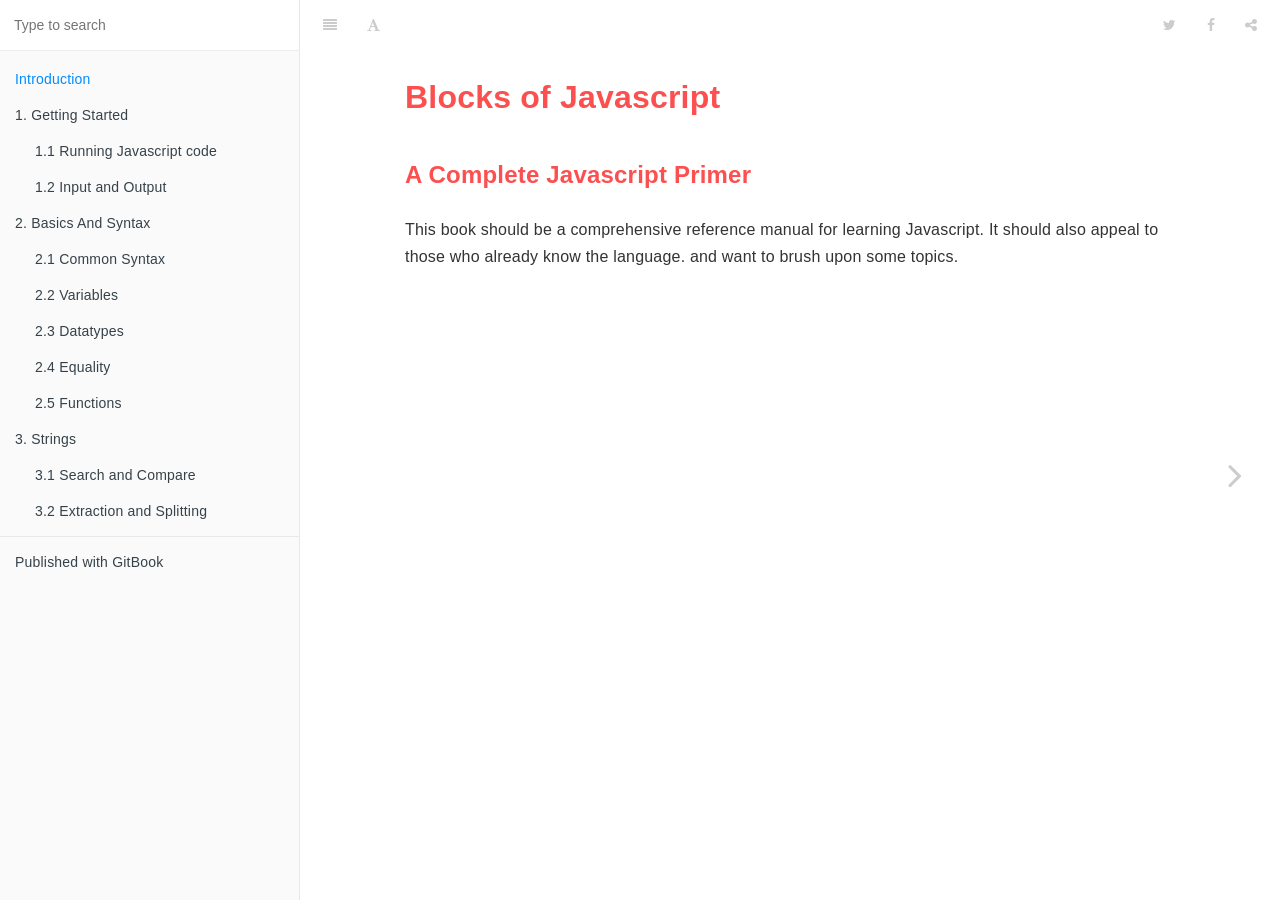
<file: index.html>
<!DOCTYPE HTML>
<html lang="" >
    <head>
        <meta charset="UTF-8">
        <meta content="text/html; charset=utf-8" http-equiv="Content-Type">
        <title>Introduction · GitBook</title>
        <meta http-equiv="X-UA-Compatible" content="IE=edge" />
        <meta name="description" content="">
        <meta name="generator" content="GitBook 3.2.3">
        
        
        
    
    <link rel="stylesheet" href="gitbook/style.css">

    
            
                
                <link rel="stylesheet" href="gitbook/gitbook-plugin-hints/plugin-hints.css">
                
            
                
                <link rel="stylesheet" href="gitbook/gitbook-plugin-mathjax-commonhtml/mathjax.css">
                
            
                
                <link rel="stylesheet" href="gitbook/gitbook-plugin-highlight/website.css">
                
            
                
                <link rel="stylesheet" href="gitbook/gitbook-plugin-search/search.css">
                
            
                
                <link rel="stylesheet" href="gitbook/gitbook-plugin-fontsettings/website.css">
                
            
        

    

    
        
        <link rel="stylesheet" href="styles/website.css">
        
    
        
    
        
    
        
    
        
    
        
    

        
    
    
    <meta name="HandheldFriendly" content="true"/>
    <meta name="viewport" content="width=device-width, initial-scale=1, user-scalable=no">
    <meta name="apple-mobile-web-app-capable" content="yes">
    <meta name="apple-mobile-web-app-status-bar-style" content="black">
    <link rel="apple-touch-icon-precomposed" sizes="152x152" href="gitbook/images/apple-touch-icon-precomposed-152.png">
    <link rel="shortcut icon" href="gitbook/images/favicon.ico" type="image/x-icon">

    
    <link rel="next" href="01-getting-started/intro.html" />
    
    

    </head>
    <body>
        
<div class="book">
    <div class="book-summary">
        
            
<div id="book-search-input" role="search">
    <input type="text" placeholder="Type to search" />
</div>

            
                <nav role="navigation">
                


<ul class="summary">
    
    

    

    
        
        
    
        <li class="chapter active" data-level="1.1" data-path="./">
            
                <a href="./">
            
                    
                    Introduction
            
                </a>
            

            
        </li>
    
        <li class="chapter " data-level="1.2" data-path="01-getting-started/intro.html">
            
                <a href="01-getting-started/intro.html">
            
                    
                    1. Getting Started
            
                </a>
            

            
            <ul class="articles">
                
    
        <li class="chapter " data-level="1.2.1" data-path="01-getting-started/01-1-running-javascript-code.html">
            
                <a href="01-getting-started/01-1-running-javascript-code.html">
            
                    
                    1.1 Running Javascript code
            
                </a>
            

            
        </li>
    
        <li class="chapter " data-level="1.2.2" data-path="01-getting-started/01-2-input-and-output.html">
            
                <a href="01-getting-started/01-2-input-and-output.html">
            
                    
                    1.2 Input and Output
            
                </a>
            

            
        </li>
    

            </ul>
            
        </li>
    
        <li class="chapter " data-level="1.3" data-path="02-basics/intro.html">
            
                <a href="02-basics/intro.html">
            
                    
                    2. Basics And Syntax
            
                </a>
            

            
            <ul class="articles">
                
    
        <li class="chapter " data-level="1.3.1" data-path="02-basics/02-1-common-syntax.html">
            
                <a href="02-basics/02-1-common-syntax.html">
            
                    
                    2.1 Common Syntax
            
                </a>
            

            
        </li>
    
        <li class="chapter " data-level="1.3.2" data-path="02-basics/02-2-variables.html">
            
                <a href="02-basics/02-2-variables.html">
            
                    
                    2.2 Variables
            
                </a>
            

            
        </li>
    
        <li class="chapter " data-level="1.3.3" data-path="02-basics/02-3-datatypes.html">
            
                <a href="02-basics/02-3-datatypes.html">
            
                    
                    2.3 Datatypes
            
                </a>
            

            
        </li>
    
        <li class="chapter " data-level="1.3.4" data-path="02-basics/02-4-equality.html">
            
                <a href="02-basics/02-4-equality.html">
            
                    
                    2.4 Equality
            
                </a>
            

            
        </li>
    
        <li class="chapter " data-level="1.3.5" data-path="02-basics/02-5-functions.html">
            
                <a href="02-basics/02-5-functions.html">
            
                    
                    2.5 Functions
            
                </a>
            

            
        </li>
    

            </ul>
            
        </li>
    
        <li class="chapter " data-level="1.4" data-path="03-strings/intro.html">
            
                <a href="03-strings/intro.html">
            
                    
                    3. Strings
            
                </a>
            

            
            <ul class="articles">
                
    
        <li class="chapter " data-level="1.4.1" data-path="03-strings/03-1-search-and-compare.html">
            
                <a href="03-strings/03-1-search-and-compare.html">
            
                    
                    3.1 Search and Compare
            
                </a>
            

            
        </li>
    
        <li class="chapter " data-level="1.4.2" data-path="03-strings/03-2-extraction-and-splitting.html">
            
                <a href="03-strings/03-2-extraction-and-splitting.html">
            
                    
                    3.2 Extraction and Splitting
            
                </a>
            

            
        </li>
    

            </ul>
            
        </li>
    

    

    <li class="divider"></li>

    <li>
        <a href="https://www.gitbook.com" target="blank" class="gitbook-link">
            Published with GitBook
        </a>
    </li>
</ul>


                </nav>
            
        
    </div>

    <div class="book-body">
        
            <div class="body-inner">
                
                    

<div class="book-header" role="navigation">
    

    <!-- Title -->
    <h1>
        <i class="fa fa-circle-o-notch fa-spin"></i>
        <a href="." >Introduction</a>
    </h1>
</div>




                    <div class="page-wrapper" tabindex="-1" role="main">
                        <div class="page-inner">
                            
<div id="book-search-results">
    <div class="search-noresults">
    
                                <section class="normal markdown-section">
                                
                                <h1 id="blocks-of-javascript">Blocks of Javascript</h1>
<h3 id="a-complete-javascript-primer">A Complete Javascript Primer</h3>
<p>This book should be a comprehensive reference manual for learning Javascript. It should also appeal to those who already know the language. and want to brush upon some topics.</p>

                                
                                </section>
                            
    </div>
    <div class="search-results">
        <div class="has-results">
            
            <h1 class="search-results-title"><span class='search-results-count'></span> results matching "<span class='search-query'></span>"</h1>
            <ul class="search-results-list"></ul>
            
        </div>
        <div class="no-results">
            
            <h1 class="search-results-title">No results matching "<span class='search-query'></span>"</h1>
            
        </div>
    </div>
</div>

                        </div>
                    </div>
                
            </div>

            
                
                
                <a href="01-getting-started/intro.html" class="navigation navigation-next navigation-unique" aria-label="Next page: 1. Getting Started">
                    <i class="fa fa-angle-right"></i>
                </a>
                
            
        
    </div>

    <script>
        var gitbook = gitbook || [];
        gitbook.push(function() {
            gitbook.page.hasChanged({"page":{"title":"Introduction","level":"1.1","depth":1,"next":{"title":"1. Getting Started","level":"1.2","depth":1,"path":"01-getting-started/intro.md","ref":"01-getting-started/intro.md","articles":[{"title":"1.1 Running Javascript code","level":"1.2.1","depth":2,"path":"01-getting-started/01-1-running-javascript-code.md","ref":"01-getting-started/01-1-running-javascript-code.md","articles":[]},{"title":"1.2 Input and Output","level":"1.2.2","depth":2,"path":"01-getting-started/01-2-input-and-output.md","ref":"01-getting-started/01-2-input-and-output.md","articles":[]}]},"dir":"ltr"},"config":{"gitbook":"*","theme":"default","variables":{},"plugins":["json","hints","mathjax-commonhtml","youtube"],"pluginsConfig":{"youtube":{},"json":{"output":"_book/book.json"},"search":{},"mathjax-commonhtml":{"defaultScaling":true},"hints":{"danger":"fa fa-exclamation-circle","info":"fa fa-info-circle","tip":"fa fa-mortar-board","working":"fa fa-wrench"},"lunr":{"maxIndexSize":1000000,"ignoreSpecialCharacters":false},"fontsettings":{"theme":"white","family":"sans","size":2},"highlight":{},"sharing":{"facebook":true,"twitter":true,"google":false,"weibo":false,"instapaper":false,"vk":false,"all":["facebook","google","twitter","weibo","instapaper"]},"theme-default":{"styles":{"website":"styles/website.css","pdf":"styles/pdf.css","epub":"styles/epub.css","mobi":"styles/mobi.css","ebook":"styles/ebook.css","print":"styles/print.css"},"showLevel":false}},"structure":{"langs":"LANGS.md","readme":"README.md","glossary":"GLOSSARY.md","summary":"SUMMARY.md"},"pdf":{"pageNumbers":true,"fontSize":12,"fontFamily":"Arial","paperSize":"a4","chapterMark":"pagebreak","pageBreaksBefore":"/","margin":{"right":62,"left":62,"top":56,"bottom":56}},"styles":{"website":"styles/website.css","pdf":"styles/pdf.css","epub":"styles/epub.css","mobi":"styles/mobi.css","ebook":"styles/ebook.css","print":"styles/print.css"}},"file":{"path":"README.md","mtime":"2018-09-29T05:51:06.306Z","type":"markdown"},"gitbook":{"version":"3.2.3","time":"2018-09-29T05:52:07.479Z"},"basePath":".","book":{"language":""}});
        });
    </script>
</div>

        
    <script src="gitbook/gitbook.js"></script>
    <script src="gitbook/theme.js"></script>
    
        
        <script src="gitbook/gitbook-plugin-search/search-engine.js"></script>
        
    
        
        <script src="gitbook/gitbook-plugin-search/search.js"></script>
        
    
        
        <script src="gitbook/gitbook-plugin-lunr/lunr.min.js"></script>
        
    
        
        <script src="gitbook/gitbook-plugin-lunr/search-lunr.js"></script>
        
    
        
        <script src="gitbook/gitbook-plugin-sharing/buttons.js"></script>
        
    
        
        <script src="gitbook/gitbook-plugin-fontsettings/fontsettings.js"></script>
        
    

    </body>
</html>
</file>
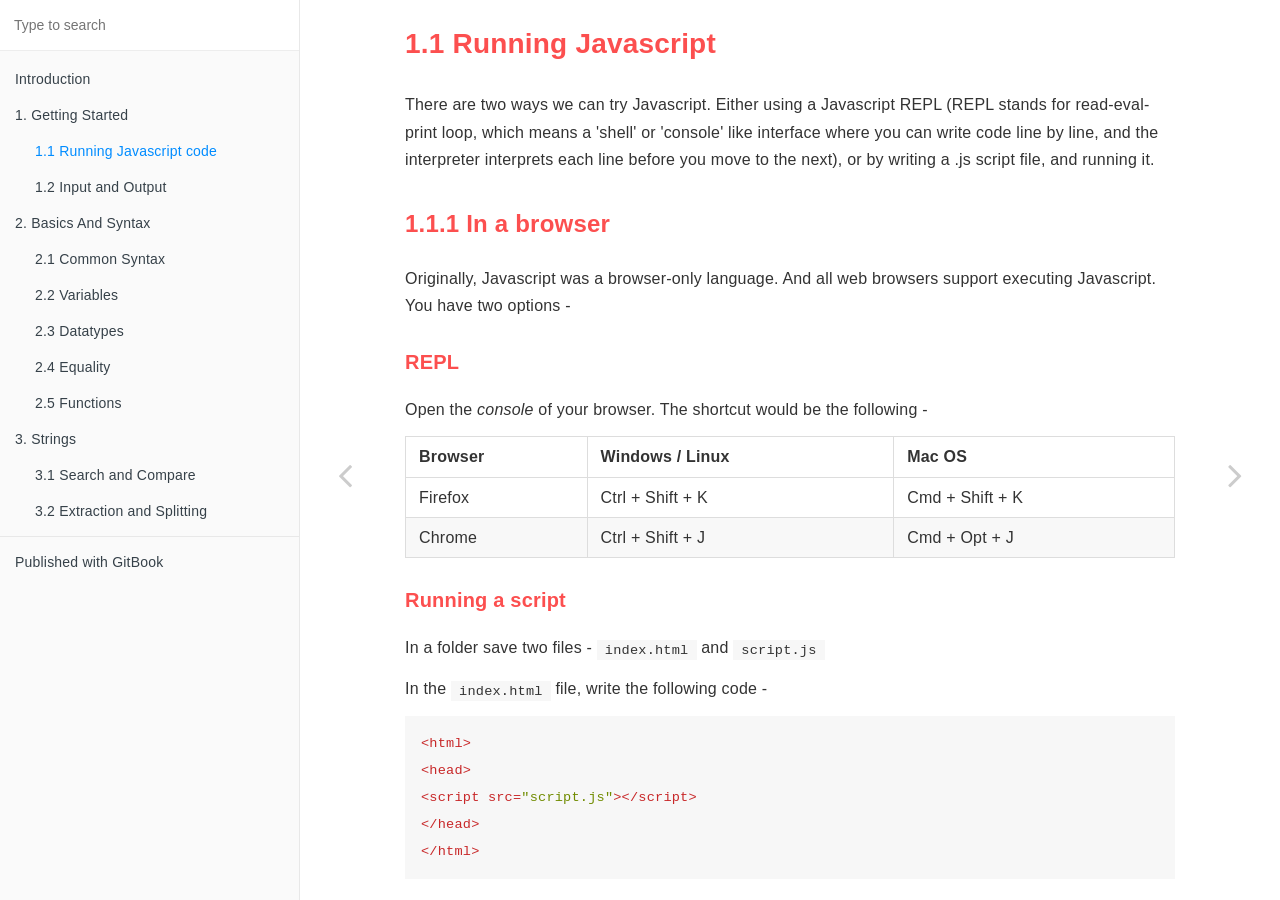
<file: 01-getting-started/01-1-running-javascript-code.html>
<!DOCTYPE HTML>
<html lang="" >
    <head>
        <meta charset="UTF-8">
        <meta content="text/html; charset=utf-8" http-equiv="Content-Type">
        <title>1.1 Running Javascript code · GitBook</title>
        <meta http-equiv="X-UA-Compatible" content="IE=edge" />
        <meta name="description" content="">
        <meta name="generator" content="GitBook 3.2.3">
        
        
        
    
    <link rel="stylesheet" href="../gitbook/style.css">

    
            
                
                <link rel="stylesheet" href="../gitbook/gitbook-plugin-hints/plugin-hints.css">
                
            
                
                <link rel="stylesheet" href="../gitbook/gitbook-plugin-mathjax-commonhtml/mathjax.css">
                
            
                
                <link rel="stylesheet" href="../gitbook/gitbook-plugin-highlight/website.css">
                
            
                
                <link rel="stylesheet" href="../gitbook/gitbook-plugin-search/search.css">
                
            
                
                <link rel="stylesheet" href="../gitbook/gitbook-plugin-fontsettings/website.css">
                
            
        

    

    
        
        <link rel="stylesheet" href="../styles/website.css">
        
    
        
    
        
    
        
    
        
    
        
    

        
    
    
    <meta name="HandheldFriendly" content="true"/>
    <meta name="viewport" content="width=device-width, initial-scale=1, user-scalable=no">
    <meta name="apple-mobile-web-app-capable" content="yes">
    <meta name="apple-mobile-web-app-status-bar-style" content="black">
    <link rel="apple-touch-icon-precomposed" sizes="152x152" href="../gitbook/images/apple-touch-icon-precomposed-152.png">
    <link rel="shortcut icon" href="../gitbook/images/favicon.ico" type="image/x-icon">

    
    <link rel="next" href="01-2-input-and-output.html" />
    
    
    <link rel="prev" href="intro.html" />
    

    </head>
    <body>
        
<div class="book">
    <div class="book-summary">
        
            
<div id="book-search-input" role="search">
    <input type="text" placeholder="Type to search" />
</div>

            
                <nav role="navigation">
                


<ul class="summary">
    
    

    

    
        
        
    
        <li class="chapter " data-level="1.1" data-path="../">
            
                <a href="../">
            
                    
                    Introduction
            
                </a>
            

            
        </li>
    
        <li class="chapter " data-level="1.2" data-path="intro.html">
            
                <a href="intro.html">
            
                    
                    1. Getting Started
            
                </a>
            

            
            <ul class="articles">
                
    
        <li class="chapter active" data-level="1.2.1" data-path="01-1-running-javascript-code.html">
            
                <a href="01-1-running-javascript-code.html">
            
                    
                    1.1 Running Javascript code
            
                </a>
            

            
        </li>
    
        <li class="chapter " data-level="1.2.2" data-path="01-2-input-and-output.html">
            
                <a href="01-2-input-and-output.html">
            
                    
                    1.2 Input and Output
            
                </a>
            

            
        </li>
    

            </ul>
            
        </li>
    
        <li class="chapter " data-level="1.3" data-path="../02-basics/intro.html">
            
                <a href="../02-basics/intro.html">
            
                    
                    2. Basics And Syntax
            
                </a>
            

            
            <ul class="articles">
                
    
        <li class="chapter " data-level="1.3.1" data-path="../02-basics/02-1-common-syntax.html">
            
                <a href="../02-basics/02-1-common-syntax.html">
            
                    
                    2.1 Common Syntax
            
                </a>
            

            
        </li>
    
        <li class="chapter " data-level="1.3.2" data-path="../02-basics/02-2-variables.html">
            
                <a href="../02-basics/02-2-variables.html">
            
                    
                    2.2 Variables
            
                </a>
            

            
        </li>
    
        <li class="chapter " data-level="1.3.3" data-path="../02-basics/02-3-datatypes.html">
            
                <a href="../02-basics/02-3-datatypes.html">
            
                    
                    2.3 Datatypes
            
                </a>
            

            
        </li>
    
        <li class="chapter " data-level="1.3.4" data-path="../02-basics/02-4-equality.html">
            
                <a href="../02-basics/02-4-equality.html">
            
                    
                    2.4 Equality
            
                </a>
            

            
        </li>
    
        <li class="chapter " data-level="1.3.5" data-path="../02-basics/02-5-functions.html">
            
                <a href="../02-basics/02-5-functions.html">
            
                    
                    2.5 Functions
            
                </a>
            

            
        </li>
    

            </ul>
            
        </li>
    
        <li class="chapter " data-level="1.4" data-path="../03-strings/intro.html">
            
                <a href="../03-strings/intro.html">
            
                    
                    3. Strings
            
                </a>
            

            
            <ul class="articles">
                
    
        <li class="chapter " data-level="1.4.1" data-path="../03-strings/03-1-search-and-compare.html">
            
                <a href="../03-strings/03-1-search-and-compare.html">
            
                    
                    3.1 Search and Compare
            
                </a>
            

            
        </li>
    
        <li class="chapter " data-level="1.4.2" data-path="../03-strings/03-2-extraction-and-splitting.html">
            
                <a href="../03-strings/03-2-extraction-and-splitting.html">
            
                    
                    3.2 Extraction and Splitting
            
                </a>
            

            
        </li>
    

            </ul>
            
        </li>
    

    

    <li class="divider"></li>

    <li>
        <a href="https://www.gitbook.com" target="blank" class="gitbook-link">
            Published with GitBook
        </a>
    </li>
</ul>


                </nav>
            
        
    </div>

    <div class="book-body">
        
            <div class="body-inner">
                
                    

<div class="book-header" role="navigation">
    

    <!-- Title -->
    <h1>
        <i class="fa fa-circle-o-notch fa-spin"></i>
        <a href=".." >1.1 Running Javascript code</a>
    </h1>
</div>




                    <div class="page-wrapper" tabindex="-1" role="main">
                        <div class="page-inner">
                            
<div id="book-search-results">
    <div class="search-noresults">
    
                                <section class="normal markdown-section">
                                
                                <h2 id="11-running-javascript">1.1 Running Javascript</h2>
<p>There are two ways we can try Javascript. Either using a Javascript REPL (REPL stands for read-eval-print loop, which means a &apos;shell&apos; or &apos;console&apos; like interface where you can write code line by line, and the interpreter interprets each line before you move to the next), or by writing a .js script file, and running it.</p>
<h3 id="111-in-a-browser">1.1.1 In a browser</h3>
<p>Originally, Javascript was a browser-only language. And all web browsers support executing Javascript. You have two options -</p>
<h4 id="repl">REPL</h4>
<p>Open the <em>console</em> of your browser. The shortcut would be the following - </p>
<table>
<thead>
<tr>
<th style="text-align:left">Browser</th>
<th style="text-align:left">Windows / Linux</th>
<th style="text-align:left">Mac OS</th>
</tr>
</thead>
<tbody>
<tr>
<td style="text-align:left">Firefox</td>
<td style="text-align:left">Ctrl + Shift + K</td>
<td style="text-align:left">Cmd + Shift + K</td>
</tr>
<tr>
<td style="text-align:left">Chrome</td>
<td style="text-align:left">Ctrl + Shift + J</td>
<td style="text-align:left">Cmd + Opt + J</td>
</tr>
</tbody>
</table>
<h4 id="running-a-script">Running a script</h4>
<p>In a folder save two files - <code>index.html</code> and <code>script.js</code></p>
<p>In the <code>index.html</code> file, write the following code - </p>
<pre><code class="lang-html"><span class="hljs-tag">&lt;<span class="hljs-name">html</span>&gt;</span>
<span class="hljs-tag">&lt;<span class="hljs-name">head</span>&gt;</span>
<span class="hljs-tag">&lt;<span class="hljs-name">script</span> <span class="hljs-attr">src</span>=<span class="hljs-string">&quot;script.js&quot;</span>&gt;</span><span class="undefined"></span><span class="hljs-tag">&lt;/<span class="hljs-name">script</span>&gt;</span>
<span class="hljs-tag">&lt;/<span class="hljs-name">head</span>&gt;</span>
<span class="hljs-tag">&lt;/<span class="hljs-name">html</span>&gt;</span>
</code></pre>
<p>Then write your Javascript code in the <code>script.js</code> file, and then open the <code>index.html</code>   file in a browser. Open the Web console if you want to see the output of your code. </p>
<h3 id="112-without-a-browser-nodejs">1.1.2 Without a browser (NodeJS)</h3>
<p>We can also use <a href="http://nodejs.org" target="_blank">Node.JS</a> to run Javascript directly on a computer without having to use a Browser. Once Nodejs is installed we can do one of the following</p>
<h4 id="repl">REPL</h4>
<p>Just enter the following command in your terminal </p>
<pre><code class="lang-shell">node
</code></pre>
<p>And that would bring to you the NodeJS REPL.</p>
<h4 id="running-a-script">Running a script</h4>
<p>Running a script with Nodejs is straight forward. Save your Javascript code in a <code>script.js</code> file, and then, from the same folder, in a terminal run - </p>
<pre><code class="lang-shell">node server.js
</code></pre>

                                
                                </section>
                            
    </div>
    <div class="search-results">
        <div class="has-results">
            
            <h1 class="search-results-title"><span class='search-results-count'></span> results matching "<span class='search-query'></span>"</h1>
            <ul class="search-results-list"></ul>
            
        </div>
        <div class="no-results">
            
            <h1 class="search-results-title">No results matching "<span class='search-query'></span>"</h1>
            
        </div>
    </div>
</div>

                        </div>
                    </div>
                
            </div>

            
                
                <a href="intro.html" class="navigation navigation-prev " aria-label="Previous page: 1. Getting Started">
                    <i class="fa fa-angle-left"></i>
                </a>
                
                
                <a href="01-2-input-and-output.html" class="navigation navigation-next " aria-label="Next page: 1.2 Input and Output">
                    <i class="fa fa-angle-right"></i>
                </a>
                
            
        
    </div>

    <script>
        var gitbook = gitbook || [];
        gitbook.push(function() {
            gitbook.page.hasChanged({"page":{"title":"1.1 Running Javascript code","level":"1.2.1","depth":2,"next":{"title":"1.2 Input and Output","level":"1.2.2","depth":2,"path":"01-getting-started/01-2-input-and-output.md","ref":"01-getting-started/01-2-input-and-output.md","articles":[]},"previous":{"title":"1. Getting Started","level":"1.2","depth":1,"path":"01-getting-started/intro.md","ref":"01-getting-started/intro.md","articles":[{"title":"1.1 Running Javascript code","level":"1.2.1","depth":2,"path":"01-getting-started/01-1-running-javascript-code.md","ref":"01-getting-started/01-1-running-javascript-code.md","articles":[]},{"title":"1.2 Input and Output","level":"1.2.2","depth":2,"path":"01-getting-started/01-2-input-and-output.md","ref":"01-getting-started/01-2-input-and-output.md","articles":[]}]},"dir":"ltr"},"config":{"gitbook":"*","theme":"default","variables":{},"plugins":["json","hints","mathjax-commonhtml","youtube"],"pluginsConfig":{"youtube":{},"json":{"output":"_book/book.json"},"search":{},"mathjax-commonhtml":{"defaultScaling":true},"hints":{"danger":"fa fa-exclamation-circle","info":"fa fa-info-circle","tip":"fa fa-mortar-board","working":"fa fa-wrench"},"lunr":{"maxIndexSize":1000000,"ignoreSpecialCharacters":false},"fontsettings":{"theme":"white","family":"sans","size":2},"highlight":{},"sharing":{"facebook":true,"twitter":true,"google":false,"weibo":false,"instapaper":false,"vk":false,"all":["facebook","google","twitter","weibo","instapaper"]},"theme-default":{"styles":{"website":"styles/website.css","pdf":"styles/pdf.css","epub":"styles/epub.css","mobi":"styles/mobi.css","ebook":"styles/ebook.css","print":"styles/print.css"},"showLevel":false}},"structure":{"langs":"LANGS.md","readme":"README.md","glossary":"GLOSSARY.md","summary":"SUMMARY.md"},"pdf":{"pageNumbers":true,"fontSize":12,"fontFamily":"Arial","paperSize":"a4","chapterMark":"pagebreak","pageBreaksBefore":"/","margin":{"right":62,"left":62,"top":56,"bottom":56}},"styles":{"website":"styles/website.css","pdf":"styles/pdf.css","epub":"styles/epub.css","mobi":"styles/mobi.css","ebook":"styles/ebook.css","print":"styles/print.css"}},"file":{"path":"01-getting-started/01-1-running-javascript-code.md","mtime":"2018-09-29T05:51:06.298Z","type":"markdown"},"gitbook":{"version":"3.2.3","time":"2018-09-29T05:52:07.479Z"},"basePath":"..","book":{"language":""}});
        });
    </script>
</div>

        
    <script src="../gitbook/gitbook.js"></script>
    <script src="../gitbook/theme.js"></script>
    
        
        <script src="../gitbook/gitbook-plugin-search/search-engine.js"></script>
        
    
        
        <script src="../gitbook/gitbook-plugin-search/search.js"></script>
        
    
        
        <script src="../gitbook/gitbook-plugin-lunr/lunr.min.js"></script>
        
    
        
        <script src="../gitbook/gitbook-plugin-lunr/search-lunr.js"></script>
        
    
        
        <script src="../gitbook/gitbook-plugin-sharing/buttons.js"></script>
        
    
        
        <script src="../gitbook/gitbook-plugin-fontsettings/fontsettings.js"></script>
        
    

    </body>
</html>
</file>
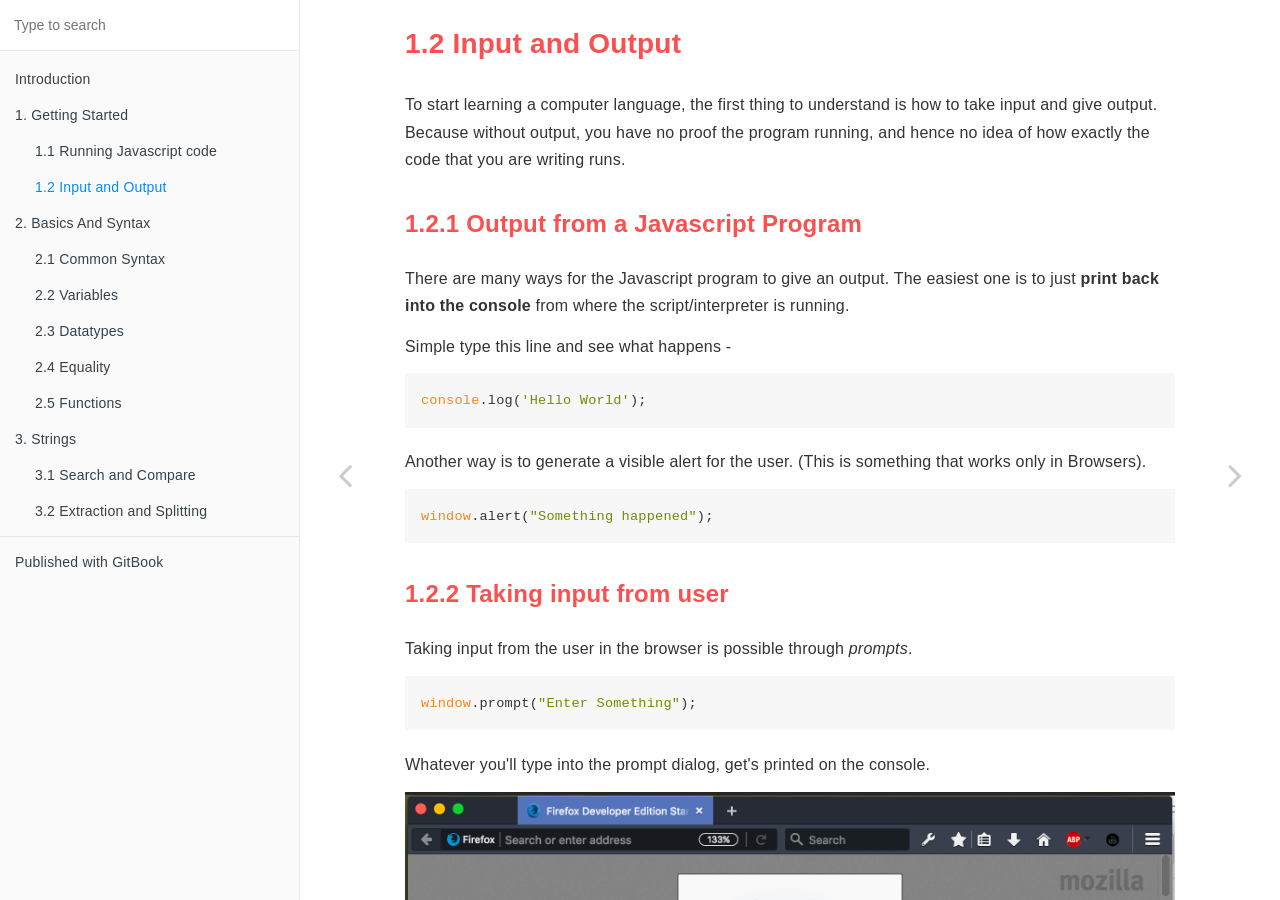
<file: 01-getting-started/01-2-input-and-output.html>
<!DOCTYPE HTML>
<html lang="" >
    <head>
        <meta charset="UTF-8">
        <meta content="text/html; charset=utf-8" http-equiv="Content-Type">
        <title>1.2 Input and Output · GitBook</title>
        <meta http-equiv="X-UA-Compatible" content="IE=edge" />
        <meta name="description" content="">
        <meta name="generator" content="GitBook 3.2.3">
        
        
        
    
    <link rel="stylesheet" href="../gitbook/style.css">

    
            
                
                <link rel="stylesheet" href="../gitbook/gitbook-plugin-hints/plugin-hints.css">
                
            
                
                <link rel="stylesheet" href="../gitbook/gitbook-plugin-mathjax-commonhtml/mathjax.css">
                
            
                
                <link rel="stylesheet" href="../gitbook/gitbook-plugin-highlight/website.css">
                
            
                
                <link rel="stylesheet" href="../gitbook/gitbook-plugin-search/search.css">
                
            
                
                <link rel="stylesheet" href="../gitbook/gitbook-plugin-fontsettings/website.css">
                
            
        

    

    
        
        <link rel="stylesheet" href="../styles/website.css">
        
    
        
    
        
    
        
    
        
    
        
    

        
    
    
    <meta name="HandheldFriendly" content="true"/>
    <meta name="viewport" content="width=device-width, initial-scale=1, user-scalable=no">
    <meta name="apple-mobile-web-app-capable" content="yes">
    <meta name="apple-mobile-web-app-status-bar-style" content="black">
    <link rel="apple-touch-icon-precomposed" sizes="152x152" href="../gitbook/images/apple-touch-icon-precomposed-152.png">
    <link rel="shortcut icon" href="../gitbook/images/favicon.ico" type="image/x-icon">

    
    <link rel="next" href="../02-basics/intro.html" />
    
    
    <link rel="prev" href="01-1-running-javascript-code.html" />
    

    </head>
    <body>
        
<div class="book">
    <div class="book-summary">
        
            
<div id="book-search-input" role="search">
    <input type="text" placeholder="Type to search" />
</div>

            
                <nav role="navigation">
                


<ul class="summary">
    
    

    

    
        
        
    
        <li class="chapter " data-level="1.1" data-path="../">
            
                <a href="../">
            
                    
                    Introduction
            
                </a>
            

            
        </li>
    
        <li class="chapter " data-level="1.2" data-path="intro.html">
            
                <a href="intro.html">
            
                    
                    1. Getting Started
            
                </a>
            

            
            <ul class="articles">
                
    
        <li class="chapter " data-level="1.2.1" data-path="01-1-running-javascript-code.html">
            
                <a href="01-1-running-javascript-code.html">
            
                    
                    1.1 Running Javascript code
            
                </a>
            

            
        </li>
    
        <li class="chapter active" data-level="1.2.2" data-path="01-2-input-and-output.html">
            
                <a href="01-2-input-and-output.html">
            
                    
                    1.2 Input and Output
            
                </a>
            

            
        </li>
    

            </ul>
            
        </li>
    
        <li class="chapter " data-level="1.3" data-path="../02-basics/intro.html">
            
                <a href="../02-basics/intro.html">
            
                    
                    2. Basics And Syntax
            
                </a>
            

            
            <ul class="articles">
                
    
        <li class="chapter " data-level="1.3.1" data-path="../02-basics/02-1-common-syntax.html">
            
                <a href="../02-basics/02-1-common-syntax.html">
            
                    
                    2.1 Common Syntax
            
                </a>
            

            
        </li>
    
        <li class="chapter " data-level="1.3.2" data-path="../02-basics/02-2-variables.html">
            
                <a href="../02-basics/02-2-variables.html">
            
                    
                    2.2 Variables
            
                </a>
            

            
        </li>
    
        <li class="chapter " data-level="1.3.3" data-path="../02-basics/02-3-datatypes.html">
            
                <a href="../02-basics/02-3-datatypes.html">
            
                    
                    2.3 Datatypes
            
                </a>
            

            
        </li>
    
        <li class="chapter " data-level="1.3.4" data-path="../02-basics/02-4-equality.html">
            
                <a href="../02-basics/02-4-equality.html">
            
                    
                    2.4 Equality
            
                </a>
            

            
        </li>
    
        <li class="chapter " data-level="1.3.5" data-path="../02-basics/02-5-functions.html">
            
                <a href="../02-basics/02-5-functions.html">
            
                    
                    2.5 Functions
            
                </a>
            

            
        </li>
    

            </ul>
            
        </li>
    
        <li class="chapter " data-level="1.4" data-path="../03-strings/intro.html">
            
                <a href="../03-strings/intro.html">
            
                    
                    3. Strings
            
                </a>
            

            
            <ul class="articles">
                
    
        <li class="chapter " data-level="1.4.1" data-path="../03-strings/03-1-search-and-compare.html">
            
                <a href="../03-strings/03-1-search-and-compare.html">
            
                    
                    3.1 Search and Compare
            
                </a>
            

            
        </li>
    
        <li class="chapter " data-level="1.4.2" data-path="../03-strings/03-2-extraction-and-splitting.html">
            
                <a href="../03-strings/03-2-extraction-and-splitting.html">
            
                    
                    3.2 Extraction and Splitting
            
                </a>
            

            
        </li>
    

            </ul>
            
        </li>
    

    

    <li class="divider"></li>

    <li>
        <a href="https://www.gitbook.com" target="blank" class="gitbook-link">
            Published with GitBook
        </a>
    </li>
</ul>


                </nav>
            
        
    </div>

    <div class="book-body">
        
            <div class="body-inner">
                
                    

<div class="book-header" role="navigation">
    

    <!-- Title -->
    <h1>
        <i class="fa fa-circle-o-notch fa-spin"></i>
        <a href=".." >1.2 Input and Output</a>
    </h1>
</div>




                    <div class="page-wrapper" tabindex="-1" role="main">
                        <div class="page-inner">
                            
<div id="book-search-results">
    <div class="search-noresults">
    
                                <section class="normal markdown-section">
                                
                                <h2 id="12-input-and-output">1.2 Input and Output</h2>
<p>To start learning a computer language, the first thing to understand is how to take input and give output. Because without output, you have no proof the program running, and hence no idea of how exactly the code that you are writing runs.</p>
<h3 id="121-output-from-a-javascript-program">1.2.1 Output from a Javascript Program</h3>
<p>There are many ways for the Javascript program to give an output. The easiest one is to just<strong> print back into the console</strong> from where the script/interpreter is running.</p>
<p>Simple type this line and see what happens -</p>
<pre><code class="lang-js"><span class="hljs-built_in">console</span>.log(<span class="hljs-string">&apos;Hello World&apos;</span>);
</code></pre>
<p>Another way is to generate a visible alert for the user. (This is something that works only in Browsers).</p>
<pre><code class="lang-js"><span class="hljs-built_in">window</span>.alert(<span class="hljs-string">&quot;Something happened&quot;</span>);
</code></pre>
<h3 id="122-taking-input-from-user">1.2.2 Taking input from user</h3>
<p>Taking input from the user in the browser is possible through <em>prompts</em>.</p>
<pre><code class="lang-js"><span class="hljs-built_in">window</span>.prompt(<span class="hljs-string">&quot;Enter Something&quot;</span>);
</code></pre>
<p>Whatever you&apos;ll type into the prompt dialog, get&apos;s printed on the console.</p>
<p><img src="01-2-input-1.png" alt="">
<img src="01-2-input-2.png" alt=""></p>

                                
                                </section>
                            
    </div>
    <div class="search-results">
        <div class="has-results">
            
            <h1 class="search-results-title"><span class='search-results-count'></span> results matching "<span class='search-query'></span>"</h1>
            <ul class="search-results-list"></ul>
            
        </div>
        <div class="no-results">
            
            <h1 class="search-results-title">No results matching "<span class='search-query'></span>"</h1>
            
        </div>
    </div>
</div>

                        </div>
                    </div>
                
            </div>

            
                
                <a href="01-1-running-javascript-code.html" class="navigation navigation-prev " aria-label="Previous page: 1.1 Running Javascript code">
                    <i class="fa fa-angle-left"></i>
                </a>
                
                
                <a href="../02-basics/intro.html" class="navigation navigation-next " aria-label="Next page: 2. Basics And Syntax">
                    <i class="fa fa-angle-right"></i>
                </a>
                
            
        
    </div>

    <script>
        var gitbook = gitbook || [];
        gitbook.push(function() {
            gitbook.page.hasChanged({"page":{"title":"1.2 Input and Output","level":"1.2.2","depth":2,"next":{"title":"2. Basics And Syntax","level":"1.3","depth":1,"path":"02-basics/intro.md","ref":"02-basics/intro.md","articles":[{"title":"2.1 Common Syntax","level":"1.3.1","depth":2,"path":"02-basics/02-1-common-syntax.md","ref":"02-basics/02-1-common-syntax.md","articles":[]},{"title":"2.2 Variables","level":"1.3.2","depth":2,"path":"02-basics/02-2-variables.md","ref":"02-basics/02-2-variables.md","articles":[]},{"title":"2.3 Datatypes","level":"1.3.3","depth":2,"path":"02-basics/02-3-datatypes.md","ref":"02-basics/02-3-datatypes.md","articles":[]},{"title":"2.4 Equality","level":"1.3.4","depth":2,"path":"02-basics/02-4-equality.md","ref":"02-basics/02-4-equality.md","articles":[]},{"title":"2.5 Functions","level":"1.3.5","depth":2,"path":"02-basics/02-5-functions.md","ref":"02-basics/02-5-functions.md","articles":[]}]},"previous":{"title":"1.1 Running Javascript code","level":"1.2.1","depth":2,"path":"01-getting-started/01-1-running-javascript-code.md","ref":"01-getting-started/01-1-running-javascript-code.md","articles":[]},"dir":"ltr"},"config":{"gitbook":"*","theme":"default","variables":{},"plugins":["json","hints","mathjax-commonhtml","youtube"],"pluginsConfig":{"youtube":{},"json":{"output":"_book/book.json"},"search":{},"mathjax-commonhtml":{"defaultScaling":true},"hints":{"danger":"fa fa-exclamation-circle","info":"fa fa-info-circle","tip":"fa fa-mortar-board","working":"fa fa-wrench"},"lunr":{"maxIndexSize":1000000,"ignoreSpecialCharacters":false},"fontsettings":{"theme":"white","family":"sans","size":2},"highlight":{},"sharing":{"facebook":true,"twitter":true,"google":false,"weibo":false,"instapaper":false,"vk":false,"all":["facebook","google","twitter","weibo","instapaper"]},"theme-default":{"styles":{"website":"styles/website.css","pdf":"styles/pdf.css","epub":"styles/epub.css","mobi":"styles/mobi.css","ebook":"styles/ebook.css","print":"styles/print.css"},"showLevel":false}},"structure":{"langs":"LANGS.md","readme":"README.md","glossary":"GLOSSARY.md","summary":"SUMMARY.md"},"pdf":{"pageNumbers":true,"fontSize":12,"fontFamily":"Arial","paperSize":"a4","chapterMark":"pagebreak","pageBreaksBefore":"/","margin":{"right":62,"left":62,"top":56,"bottom":56}},"styles":{"website":"styles/website.css","pdf":"styles/pdf.css","epub":"styles/epub.css","mobi":"styles/mobi.css","ebook":"styles/ebook.css","print":"styles/print.css"}},"file":{"path":"01-getting-started/01-2-input-and-output.md","mtime":"2018-09-29T05:51:06.306Z","type":"markdown"},"gitbook":{"version":"3.2.3","time":"2018-09-29T05:52:07.479Z"},"basePath":"..","book":{"language":""}});
        });
    </script>
</div>

        
    <script src="../gitbook/gitbook.js"></script>
    <script src="../gitbook/theme.js"></script>
    
        
        <script src="../gitbook/gitbook-plugin-search/search-engine.js"></script>
        
    
        
        <script src="../gitbook/gitbook-plugin-search/search.js"></script>
        
    
        
        <script src="../gitbook/gitbook-plugin-lunr/lunr.min.js"></script>
        
    
        
        <script src="../gitbook/gitbook-plugin-lunr/search-lunr.js"></script>
        
    
        
        <script src="../gitbook/gitbook-plugin-sharing/buttons.js"></script>
        
    
        
        <script src="../gitbook/gitbook-plugin-fontsettings/fontsettings.js"></script>
        
    

    </body>
</html>
</file>
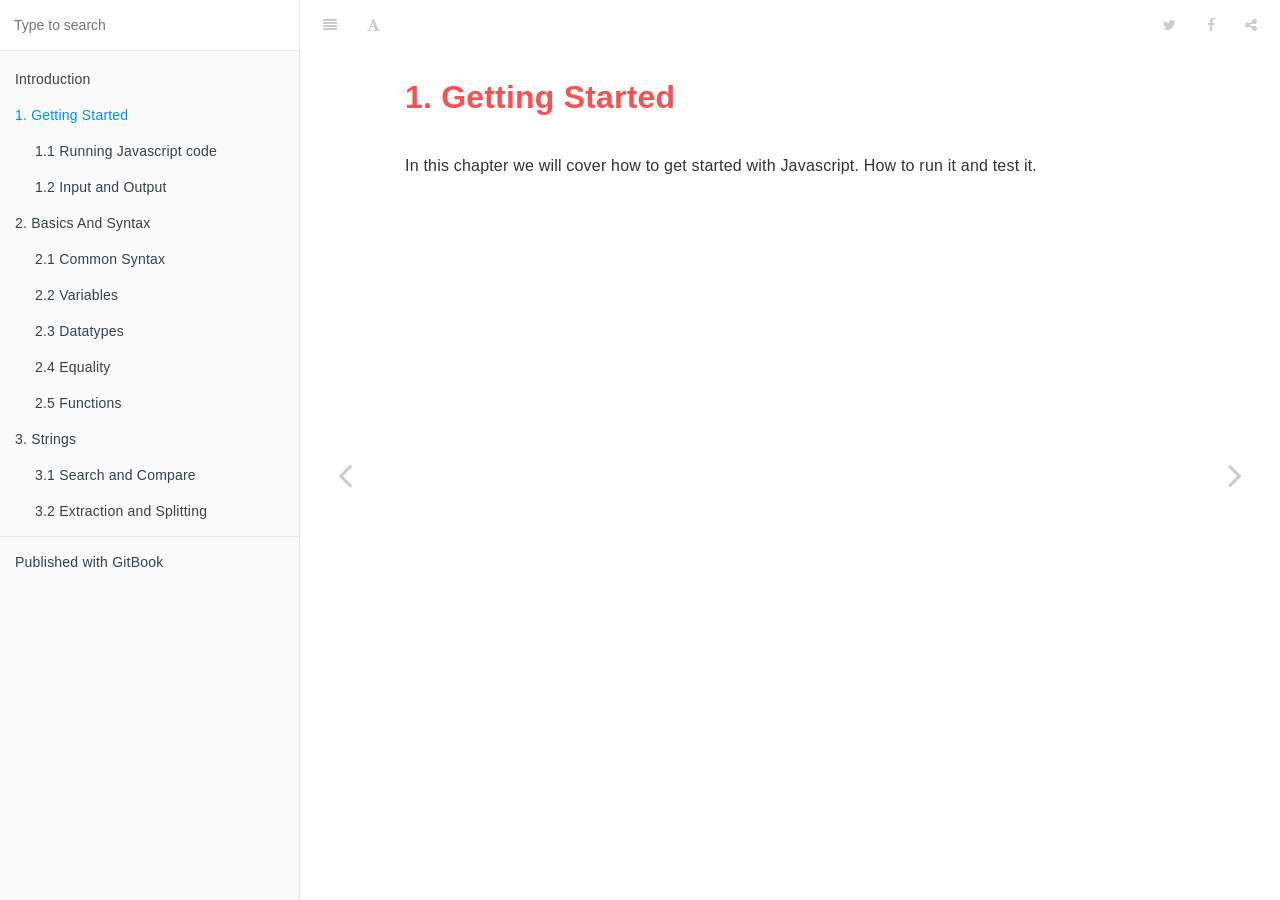
<file: 01-getting-started/intro.html>
<!DOCTYPE HTML>
<html lang="" >
    <head>
        <meta charset="UTF-8">
        <meta content="text/html; charset=utf-8" http-equiv="Content-Type">
        <title>1. Getting Started · GitBook</title>
        <meta http-equiv="X-UA-Compatible" content="IE=edge" />
        <meta name="description" content="">
        <meta name="generator" content="GitBook 3.2.3">
        
        
        
    
    <link rel="stylesheet" href="../gitbook/style.css">

    
            
                
                <link rel="stylesheet" href="../gitbook/gitbook-plugin-hints/plugin-hints.css">
                
            
                
                <link rel="stylesheet" href="../gitbook/gitbook-plugin-mathjax-commonhtml/mathjax.css">
                
            
                
                <link rel="stylesheet" href="../gitbook/gitbook-plugin-highlight/website.css">
                
            
                
                <link rel="stylesheet" href="../gitbook/gitbook-plugin-search/search.css">
                
            
                
                <link rel="stylesheet" href="../gitbook/gitbook-plugin-fontsettings/website.css">
                
            
        

    

    
        
        <link rel="stylesheet" href="../styles/website.css">
        
    
        
    
        
    
        
    
        
    
        
    

        
    
    
    <meta name="HandheldFriendly" content="true"/>
    <meta name="viewport" content="width=device-width, initial-scale=1, user-scalable=no">
    <meta name="apple-mobile-web-app-capable" content="yes">
    <meta name="apple-mobile-web-app-status-bar-style" content="black">
    <link rel="apple-touch-icon-precomposed" sizes="152x152" href="../gitbook/images/apple-touch-icon-precomposed-152.png">
    <link rel="shortcut icon" href="../gitbook/images/favicon.ico" type="image/x-icon">

    
    <link rel="next" href="01-1-running-javascript-code.html" />
    
    
    <link rel="prev" href="../" />
    

    </head>
    <body>
        
<div class="book">
    <div class="book-summary">
        
            
<div id="book-search-input" role="search">
    <input type="text" placeholder="Type to search" />
</div>

            
                <nav role="navigation">
                


<ul class="summary">
    
    

    

    
        
        
    
        <li class="chapter " data-level="1.1" data-path="../">
            
                <a href="../">
            
                    
                    Introduction
            
                </a>
            

            
        </li>
    
        <li class="chapter active" data-level="1.2" data-path="intro.html">
            
                <a href="intro.html">
            
                    
                    1. Getting Started
            
                </a>
            

            
            <ul class="articles">
                
    
        <li class="chapter " data-level="1.2.1" data-path="01-1-running-javascript-code.html">
            
                <a href="01-1-running-javascript-code.html">
            
                    
                    1.1 Running Javascript code
            
                </a>
            

            
        </li>
    
        <li class="chapter " data-level="1.2.2" data-path="01-2-input-and-output.html">
            
                <a href="01-2-input-and-output.html">
            
                    
                    1.2 Input and Output
            
                </a>
            

            
        </li>
    

            </ul>
            
        </li>
    
        <li class="chapter " data-level="1.3" data-path="../02-basics/intro.html">
            
                <a href="../02-basics/intro.html">
            
                    
                    2. Basics And Syntax
            
                </a>
            

            
            <ul class="articles">
                
    
        <li class="chapter " data-level="1.3.1" data-path="../02-basics/02-1-common-syntax.html">
            
                <a href="../02-basics/02-1-common-syntax.html">
            
                    
                    2.1 Common Syntax
            
                </a>
            

            
        </li>
    
        <li class="chapter " data-level="1.3.2" data-path="../02-basics/02-2-variables.html">
            
                <a href="../02-basics/02-2-variables.html">
            
                    
                    2.2 Variables
            
                </a>
            

            
        </li>
    
        <li class="chapter " data-level="1.3.3" data-path="../02-basics/02-3-datatypes.html">
            
                <a href="../02-basics/02-3-datatypes.html">
            
                    
                    2.3 Datatypes
            
                </a>
            

            
        </li>
    
        <li class="chapter " data-level="1.3.4" data-path="../02-basics/02-4-equality.html">
            
                <a href="../02-basics/02-4-equality.html">
            
                    
                    2.4 Equality
            
                </a>
            

            
        </li>
    
        <li class="chapter " data-level="1.3.5" data-path="../02-basics/02-5-functions.html">
            
                <a href="../02-basics/02-5-functions.html">
            
                    
                    2.5 Functions
            
                </a>
            

            
        </li>
    

            </ul>
            
        </li>
    
        <li class="chapter " data-level="1.4" data-path="../03-strings/intro.html">
            
                <a href="../03-strings/intro.html">
            
                    
                    3. Strings
            
                </a>
            

            
            <ul class="articles">
                
    
        <li class="chapter " data-level="1.4.1" data-path="../03-strings/03-1-search-and-compare.html">
            
                <a href="../03-strings/03-1-search-and-compare.html">
            
                    
                    3.1 Search and Compare
            
                </a>
            

            
        </li>
    
        <li class="chapter " data-level="1.4.2" data-path="../03-strings/03-2-extraction-and-splitting.html">
            
                <a href="../03-strings/03-2-extraction-and-splitting.html">
            
                    
                    3.2 Extraction and Splitting
            
                </a>
            

            
        </li>
    

            </ul>
            
        </li>
    

    

    <li class="divider"></li>

    <li>
        <a href="https://www.gitbook.com" target="blank" class="gitbook-link">
            Published with GitBook
        </a>
    </li>
</ul>


                </nav>
            
        
    </div>

    <div class="book-body">
        
            <div class="body-inner">
                
                    

<div class="book-header" role="navigation">
    

    <!-- Title -->
    <h1>
        <i class="fa fa-circle-o-notch fa-spin"></i>
        <a href=".." >1. Getting Started</a>
    </h1>
</div>




                    <div class="page-wrapper" tabindex="-1" role="main">
                        <div class="page-inner">
                            
<div id="book-search-results">
    <div class="search-noresults">
    
                                <section class="normal markdown-section">
                                
                                <h1 id="1-getting-started">1. Getting Started</h1>
<p>In this chapter we will cover how to get started with Javascript. How to run it and test it.</p>

                                
                                </section>
                            
    </div>
    <div class="search-results">
        <div class="has-results">
            
            <h1 class="search-results-title"><span class='search-results-count'></span> results matching "<span class='search-query'></span>"</h1>
            <ul class="search-results-list"></ul>
            
        </div>
        <div class="no-results">
            
            <h1 class="search-results-title">No results matching "<span class='search-query'></span>"</h1>
            
        </div>
    </div>
</div>

                        </div>
                    </div>
                
            </div>

            
                
                <a href="../" class="navigation navigation-prev " aria-label="Previous page: Introduction">
                    <i class="fa fa-angle-left"></i>
                </a>
                
                
                <a href="01-1-running-javascript-code.html" class="navigation navigation-next " aria-label="Next page: 1.1 Running Javascript code">
                    <i class="fa fa-angle-right"></i>
                </a>
                
            
        
    </div>

    <script>
        var gitbook = gitbook || [];
        gitbook.push(function() {
            gitbook.page.hasChanged({"page":{"title":"1. Getting Started","level":"1.2","depth":1,"next":{"title":"1.1 Running Javascript code","level":"1.2.1","depth":2,"path":"01-getting-started/01-1-running-javascript-code.md","ref":"01-getting-started/01-1-running-javascript-code.md","articles":[]},"previous":{"title":"Introduction","level":"1.1","depth":1,"path":"README.md","ref":"README.md","articles":[]},"dir":"ltr"},"config":{"gitbook":"*","theme":"default","variables":{},"plugins":["json","hints","mathjax-commonhtml","youtube"],"pluginsConfig":{"youtube":{},"json":{"output":"_book/book.json"},"search":{},"mathjax-commonhtml":{"defaultScaling":true},"hints":{"danger":"fa fa-exclamation-circle","info":"fa fa-info-circle","tip":"fa fa-mortar-board","working":"fa fa-wrench"},"lunr":{"maxIndexSize":1000000,"ignoreSpecialCharacters":false},"fontsettings":{"theme":"white","family":"sans","size":2},"highlight":{},"sharing":{"facebook":true,"twitter":true,"google":false,"weibo":false,"instapaper":false,"vk":false,"all":["facebook","google","twitter","weibo","instapaper"]},"theme-default":{"styles":{"website":"styles/website.css","pdf":"styles/pdf.css","epub":"styles/epub.css","mobi":"styles/mobi.css","ebook":"styles/ebook.css","print":"styles/print.css"},"showLevel":false}},"structure":{"langs":"LANGS.md","readme":"README.md","glossary":"GLOSSARY.md","summary":"SUMMARY.md"},"pdf":{"pageNumbers":true,"fontSize":12,"fontFamily":"Arial","paperSize":"a4","chapterMark":"pagebreak","pageBreaksBefore":"/","margin":{"right":62,"left":62,"top":56,"bottom":56}},"styles":{"website":"styles/website.css","pdf":"styles/pdf.css","epub":"styles/epub.css","mobi":"styles/mobi.css","ebook":"styles/ebook.css","print":"styles/print.css"}},"file":{"path":"01-getting-started/intro.md","mtime":"2018-09-29T05:51:06.306Z","type":"markdown"},"gitbook":{"version":"3.2.3","time":"2018-09-29T05:52:07.479Z"},"basePath":"..","book":{"language":""}});
        });
    </script>
</div>

        
    <script src="../gitbook/gitbook.js"></script>
    <script src="../gitbook/theme.js"></script>
    
        
        <script src="../gitbook/gitbook-plugin-search/search-engine.js"></script>
        
    
        
        <script src="../gitbook/gitbook-plugin-search/search.js"></script>
        
    
        
        <script src="../gitbook/gitbook-plugin-lunr/lunr.min.js"></script>
        
    
        
        <script src="../gitbook/gitbook-plugin-lunr/search-lunr.js"></script>
        
    
        
        <script src="../gitbook/gitbook-plugin-sharing/buttons.js"></script>
        
    
        
        <script src="../gitbook/gitbook-plugin-fontsettings/fontsettings.js"></script>
        
    

    </body>
</html>
</file>
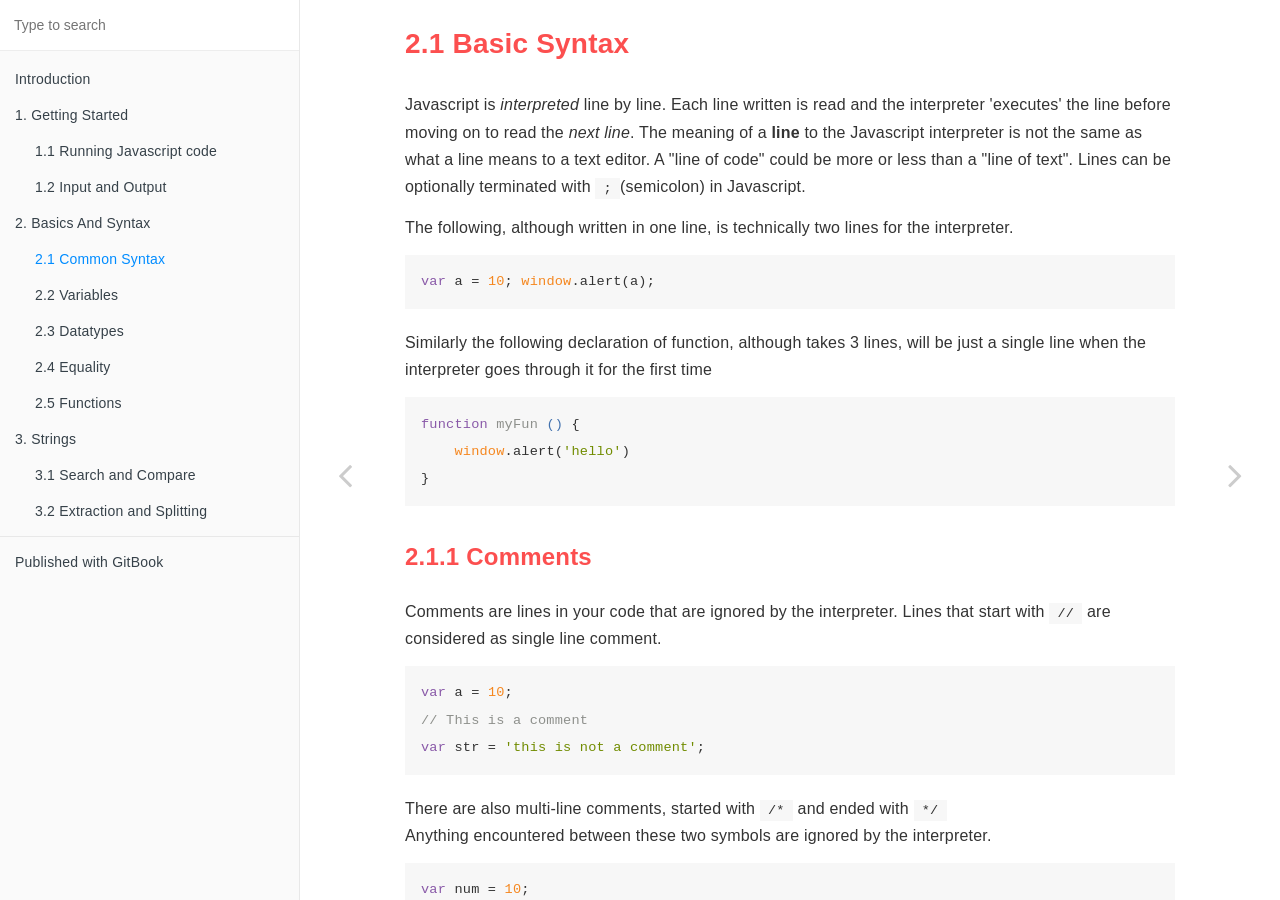
<file: 02-basics/02-1-common-syntax.html>
<!DOCTYPE HTML>
<html lang="" >
    <head>
        <meta charset="UTF-8">
        <meta content="text/html; charset=utf-8" http-equiv="Content-Type">
        <title>2.1 Common Syntax · GitBook</title>
        <meta http-equiv="X-UA-Compatible" content="IE=edge" />
        <meta name="description" content="">
        <meta name="generator" content="GitBook 3.2.3">
        
        
        
    
    <link rel="stylesheet" href="../gitbook/style.css">

    
            
                
                <link rel="stylesheet" href="../gitbook/gitbook-plugin-hints/plugin-hints.css">
                
            
                
                <link rel="stylesheet" href="../gitbook/gitbook-plugin-mathjax-commonhtml/mathjax.css">
                
            
                
                <link rel="stylesheet" href="../gitbook/gitbook-plugin-highlight/website.css">
                
            
                
                <link rel="stylesheet" href="../gitbook/gitbook-plugin-search/search.css">
                
            
                
                <link rel="stylesheet" href="../gitbook/gitbook-plugin-fontsettings/website.css">
                
            
        

    

    
        
        <link rel="stylesheet" href="../styles/website.css">
        
    
        
    
        
    
        
    
        
    
        
    

        
    
    
    <meta name="HandheldFriendly" content="true"/>
    <meta name="viewport" content="width=device-width, initial-scale=1, user-scalable=no">
    <meta name="apple-mobile-web-app-capable" content="yes">
    <meta name="apple-mobile-web-app-status-bar-style" content="black">
    <link rel="apple-touch-icon-precomposed" sizes="152x152" href="../gitbook/images/apple-touch-icon-precomposed-152.png">
    <link rel="shortcut icon" href="../gitbook/images/favicon.ico" type="image/x-icon">

    
    <link rel="next" href="02-2-variables.html" />
    
    
    <link rel="prev" href="intro.html" />
    

    </head>
    <body>
        
<div class="book">
    <div class="book-summary">
        
            
<div id="book-search-input" role="search">
    <input type="text" placeholder="Type to search" />
</div>

            
                <nav role="navigation">
                


<ul class="summary">
    
    

    

    
        
        
    
        <li class="chapter " data-level="1.1" data-path="../">
            
                <a href="../">
            
                    
                    Introduction
            
                </a>
            

            
        </li>
    
        <li class="chapter " data-level="1.2" data-path="../01-getting-started/intro.html">
            
                <a href="../01-getting-started/intro.html">
            
                    
                    1. Getting Started
            
                </a>
            

            
            <ul class="articles">
                
    
        <li class="chapter " data-level="1.2.1" data-path="../01-getting-started/01-1-running-javascript-code.html">
            
                <a href="../01-getting-started/01-1-running-javascript-code.html">
            
                    
                    1.1 Running Javascript code
            
                </a>
            

            
        </li>
    
        <li class="chapter " data-level="1.2.2" data-path="../01-getting-started/01-2-input-and-output.html">
            
                <a href="../01-getting-started/01-2-input-and-output.html">
            
                    
                    1.2 Input and Output
            
                </a>
            

            
        </li>
    

            </ul>
            
        </li>
    
        <li class="chapter " data-level="1.3" data-path="intro.html">
            
                <a href="intro.html">
            
                    
                    2. Basics And Syntax
            
                </a>
            

            
            <ul class="articles">
                
    
        <li class="chapter active" data-level="1.3.1" data-path="02-1-common-syntax.html">
            
                <a href="02-1-common-syntax.html">
            
                    
                    2.1 Common Syntax
            
                </a>
            

            
        </li>
    
        <li class="chapter " data-level="1.3.2" data-path="02-2-variables.html">
            
                <a href="02-2-variables.html">
            
                    
                    2.2 Variables
            
                </a>
            

            
        </li>
    
        <li class="chapter " data-level="1.3.3" data-path="02-3-datatypes.html">
            
                <a href="02-3-datatypes.html">
            
                    
                    2.3 Datatypes
            
                </a>
            

            
        </li>
    
        <li class="chapter " data-level="1.3.4" data-path="02-4-equality.html">
            
                <a href="02-4-equality.html">
            
                    
                    2.4 Equality
            
                </a>
            

            
        </li>
    
        <li class="chapter " data-level="1.3.5" data-path="02-5-functions.html">
            
                <a href="02-5-functions.html">
            
                    
                    2.5 Functions
            
                </a>
            

            
        </li>
    

            </ul>
            
        </li>
    
        <li class="chapter " data-level="1.4" data-path="../03-strings/intro.html">
            
                <a href="../03-strings/intro.html">
            
                    
                    3. Strings
            
                </a>
            

            
            <ul class="articles">
                
    
        <li class="chapter " data-level="1.4.1" data-path="../03-strings/03-1-search-and-compare.html">
            
                <a href="../03-strings/03-1-search-and-compare.html">
            
                    
                    3.1 Search and Compare
            
                </a>
            

            
        </li>
    
        <li class="chapter " data-level="1.4.2" data-path="../03-strings/03-2-extraction-and-splitting.html">
            
                <a href="../03-strings/03-2-extraction-and-splitting.html">
            
                    
                    3.2 Extraction and Splitting
            
                </a>
            

            
        </li>
    

            </ul>
            
        </li>
    

    

    <li class="divider"></li>

    <li>
        <a href="https://www.gitbook.com" target="blank" class="gitbook-link">
            Published with GitBook
        </a>
    </li>
</ul>


                </nav>
            
        
    </div>

    <div class="book-body">
        
            <div class="body-inner">
                
                    

<div class="book-header" role="navigation">
    

    <!-- Title -->
    <h1>
        <i class="fa fa-circle-o-notch fa-spin"></i>
        <a href=".." >2.1 Common Syntax</a>
    </h1>
</div>




                    <div class="page-wrapper" tabindex="-1" role="main">
                        <div class="page-inner">
                            
<div id="book-search-results">
    <div class="search-noresults">
    
                                <section class="normal markdown-section">
                                
                                <h2 id="21-basic-syntax">2.1 Basic Syntax</h2>
<p>Javascript is <em>interpreted</em> line by line. Each line written is read and the interpreter &apos;executes&apos; the line before moving on to read the <em>next line</em>. The meaning of a <strong>line</strong> to the Javascript interpreter is not the same as what a line means to a text editor. A &quot;line of code&quot; could be more or less than a &quot;line of text&quot;.  Lines can be optionally terminated with <code>;</code>(semicolon) in Javascript.</p>
<p>The following, although written in one line, is technically two lines for the interpreter.</p>
<pre><code class="lang-js"><span class="hljs-keyword">var</span> a = <span class="hljs-number">10</span>; <span class="hljs-built_in">window</span>.alert(a);
</code></pre>
<p>Similarly the following declaration of function, although takes 3 lines, will be just a single line when the interpreter goes through it for the first time</p>
<pre><code class="lang-js"><span class="hljs-function"><span class="hljs-keyword">function</span> <span class="hljs-title">myFun</span> (<span class="hljs-params"></span>) </span>{
    <span class="hljs-built_in">window</span>.alert(<span class="hljs-string">&apos;hello&apos;</span>)
}
</code></pre>
<h3 id="211-comments">2.1.1 Comments</h3>
<p>Comments are lines in your code that are ignored by the interpreter. Lines that start with <code>//</code> are considered as single line comment.</p>
<pre><code class="lang-js"><span class="hljs-keyword">var</span> a = <span class="hljs-number">10</span>;
<span class="hljs-comment">// This is a comment</span>
<span class="hljs-keyword">var</span> str = <span class="hljs-string">&apos;this is not a comment&apos;</span>;
</code></pre>
<p>There are also multi-line comments, started with <code>/*</code> and ended with <code>*/</code><br>Anything encountered between these two symbols are ignored by the interpreter.</p>
<pre><code class="lang-js"><span class="hljs-keyword">var</span> num = <span class="hljs-number">10</span>;
<span class="hljs-comment">/* 
We begin a comment
And it continues
var k = 20
k wasn&apos;t actually declared, because we are in a comment
*/</span>
<span class="hljs-keyword">var</span> str = <span class="hljs-string">&apos;this is not a comment&apos;</span>;
</code></pre>

                                
                                </section>
                            
    </div>
    <div class="search-results">
        <div class="has-results">
            
            <h1 class="search-results-title"><span class='search-results-count'></span> results matching "<span class='search-query'></span>"</h1>
            <ul class="search-results-list"></ul>
            
        </div>
        <div class="no-results">
            
            <h1 class="search-results-title">No results matching "<span class='search-query'></span>"</h1>
            
        </div>
    </div>
</div>

                        </div>
                    </div>
                
            </div>

            
                
                <a href="intro.html" class="navigation navigation-prev " aria-label="Previous page: 2. Basics And Syntax">
                    <i class="fa fa-angle-left"></i>
                </a>
                
                
                <a href="02-2-variables.html" class="navigation navigation-next " aria-label="Next page: 2.2 Variables">
                    <i class="fa fa-angle-right"></i>
                </a>
                
            
        
    </div>

    <script>
        var gitbook = gitbook || [];
        gitbook.push(function() {
            gitbook.page.hasChanged({"page":{"title":"2.1 Common Syntax","level":"1.3.1","depth":2,"next":{"title":"2.2 Variables","level":"1.3.2","depth":2,"path":"02-basics/02-2-variables.md","ref":"02-basics/02-2-variables.md","articles":[]},"previous":{"title":"2. Basics And Syntax","level":"1.3","depth":1,"path":"02-basics/intro.md","ref":"02-basics/intro.md","articles":[{"title":"2.1 Common Syntax","level":"1.3.1","depth":2,"path":"02-basics/02-1-common-syntax.md","ref":"02-basics/02-1-common-syntax.md","articles":[]},{"title":"2.2 Variables","level":"1.3.2","depth":2,"path":"02-basics/02-2-variables.md","ref":"02-basics/02-2-variables.md","articles":[]},{"title":"2.3 Datatypes","level":"1.3.3","depth":2,"path":"02-basics/02-3-datatypes.md","ref":"02-basics/02-3-datatypes.md","articles":[]},{"title":"2.4 Equality","level":"1.3.4","depth":2,"path":"02-basics/02-4-equality.md","ref":"02-basics/02-4-equality.md","articles":[]},{"title":"2.5 Functions","level":"1.3.5","depth":2,"path":"02-basics/02-5-functions.md","ref":"02-basics/02-5-functions.md","articles":[]}]},"dir":"ltr"},"config":{"gitbook":"*","theme":"default","variables":{},"plugins":["json","hints","mathjax-commonhtml","youtube"],"pluginsConfig":{"youtube":{},"json":{"output":"_book/book.json"},"search":{},"mathjax-commonhtml":{"defaultScaling":true},"hints":{"danger":"fa fa-exclamation-circle","info":"fa fa-info-circle","tip":"fa fa-mortar-board","working":"fa fa-wrench"},"lunr":{"maxIndexSize":1000000,"ignoreSpecialCharacters":false},"fontsettings":{"theme":"white","family":"sans","size":2},"highlight":{},"sharing":{"facebook":true,"twitter":true,"google":false,"weibo":false,"instapaper":false,"vk":false,"all":["facebook","google","twitter","weibo","instapaper"]},"theme-default":{"styles":{"website":"styles/website.css","pdf":"styles/pdf.css","epub":"styles/epub.css","mobi":"styles/mobi.css","ebook":"styles/ebook.css","print":"styles/print.css"},"showLevel":false}},"structure":{"langs":"LANGS.md","readme":"README.md","glossary":"GLOSSARY.md","summary":"SUMMARY.md"},"pdf":{"pageNumbers":true,"fontSize":12,"fontFamily":"Arial","paperSize":"a4","chapterMark":"pagebreak","pageBreaksBefore":"/","margin":{"right":62,"left":62,"top":56,"bottom":56}},"styles":{"website":"styles/website.css","pdf":"styles/pdf.css","epub":"styles/epub.css","mobi":"styles/mobi.css","ebook":"styles/ebook.css","print":"styles/print.css"}},"file":{"path":"02-basics/02-1-common-syntax.md","mtime":"2018-09-29T05:51:06.306Z","type":"markdown"},"gitbook":{"version":"3.2.3","time":"2018-09-29T05:52:07.479Z"},"basePath":"..","book":{"language":""}});
        });
    </script>
</div>

        
    <script src="../gitbook/gitbook.js"></script>
    <script src="../gitbook/theme.js"></script>
    
        
        <script src="../gitbook/gitbook-plugin-search/search-engine.js"></script>
        
    
        
        <script src="../gitbook/gitbook-plugin-search/search.js"></script>
        
    
        
        <script src="../gitbook/gitbook-plugin-lunr/lunr.min.js"></script>
        
    
        
        <script src="../gitbook/gitbook-plugin-lunr/search-lunr.js"></script>
        
    
        
        <script src="../gitbook/gitbook-plugin-sharing/buttons.js"></script>
        
    
        
        <script src="../gitbook/gitbook-plugin-fontsettings/fontsettings.js"></script>
        
    

    </body>
</html>
</file>
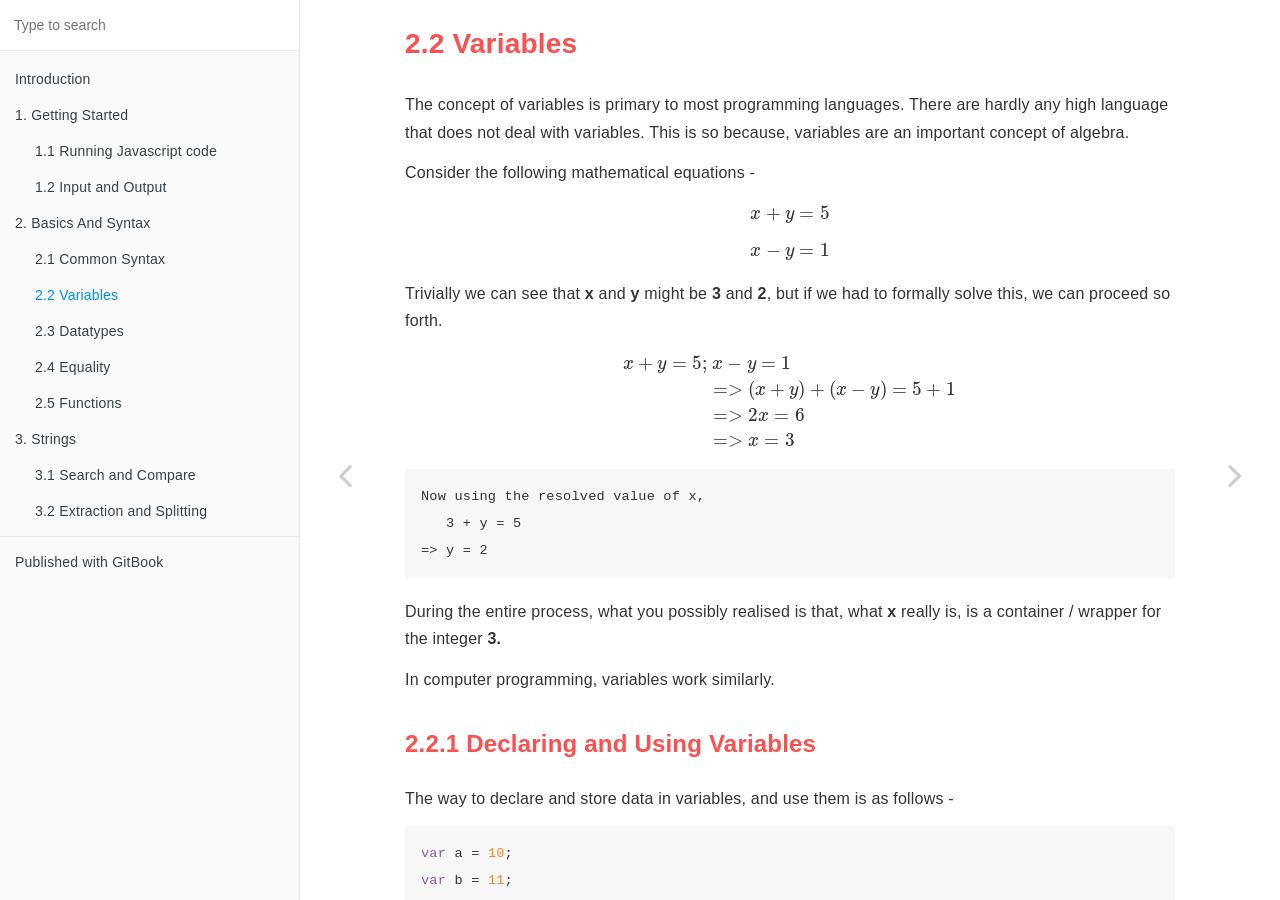
<file: 02-basics/02-2-variables.html>
<!DOCTYPE HTML>
<html lang="" >
    <head>
        <meta charset="UTF-8">
        <meta content="text/html; charset=utf-8" http-equiv="Content-Type">
        <title>2.2 Variables · GitBook</title>
        <meta http-equiv="X-UA-Compatible" content="IE=edge" />
        <meta name="description" content="">
        <meta name="generator" content="GitBook 3.2.3">
        
        
        
    
    <link rel="stylesheet" href="../gitbook/style.css">

    
            
                
                <link rel="stylesheet" href="../gitbook/gitbook-plugin-hints/plugin-hints.css">
                
            
                
                <link rel="stylesheet" href="../gitbook/gitbook-plugin-mathjax-commonhtml/mathjax.css">
                
            
                
                <link rel="stylesheet" href="../gitbook/gitbook-plugin-highlight/website.css">
                
            
                
                <link rel="stylesheet" href="../gitbook/gitbook-plugin-search/search.css">
                
            
                
                <link rel="stylesheet" href="../gitbook/gitbook-plugin-fontsettings/website.css">
                
            
        

    

    
        
        <link rel="stylesheet" href="../styles/website.css">
        
    
        
    
        
    
        
    
        
    
        
    

        
    
    
    <meta name="HandheldFriendly" content="true"/>
    <meta name="viewport" content="width=device-width, initial-scale=1, user-scalable=no">
    <meta name="apple-mobile-web-app-capable" content="yes">
    <meta name="apple-mobile-web-app-status-bar-style" content="black">
    <link rel="apple-touch-icon-precomposed" sizes="152x152" href="../gitbook/images/apple-touch-icon-precomposed-152.png">
    <link rel="shortcut icon" href="../gitbook/images/favicon.ico" type="image/x-icon">

    
    <link rel="next" href="02-3-datatypes.html" />
    
    
    <link rel="prev" href="02-1-common-syntax.html" />
    

    </head>
    <body>
        
<div class="book">
    <div class="book-summary">
        
            
<div id="book-search-input" role="search">
    <input type="text" placeholder="Type to search" />
</div>

            
                <nav role="navigation">
                


<ul class="summary">
    
    

    

    
        
        
    
        <li class="chapter " data-level="1.1" data-path="../">
            
                <a href="../">
            
                    
                    Introduction
            
                </a>
            

            
        </li>
    
        <li class="chapter " data-level="1.2" data-path="../01-getting-started/intro.html">
            
                <a href="../01-getting-started/intro.html">
            
                    
                    1. Getting Started
            
                </a>
            

            
            <ul class="articles">
                
    
        <li class="chapter " data-level="1.2.1" data-path="../01-getting-started/01-1-running-javascript-code.html">
            
                <a href="../01-getting-started/01-1-running-javascript-code.html">
            
                    
                    1.1 Running Javascript code
            
                </a>
            

            
        </li>
    
        <li class="chapter " data-level="1.2.2" data-path="../01-getting-started/01-2-input-and-output.html">
            
                <a href="../01-getting-started/01-2-input-and-output.html">
            
                    
                    1.2 Input and Output
            
                </a>
            

            
        </li>
    

            </ul>
            
        </li>
    
        <li class="chapter " data-level="1.3" data-path="intro.html">
            
                <a href="intro.html">
            
                    
                    2. Basics And Syntax
            
                </a>
            

            
            <ul class="articles">
                
    
        <li class="chapter " data-level="1.3.1" data-path="02-1-common-syntax.html">
            
                <a href="02-1-common-syntax.html">
            
                    
                    2.1 Common Syntax
            
                </a>
            

            
        </li>
    
        <li class="chapter active" data-level="1.3.2" data-path="02-2-variables.html">
            
                <a href="02-2-variables.html">
            
                    
                    2.2 Variables
            
                </a>
            

            
        </li>
    
        <li class="chapter " data-level="1.3.3" data-path="02-3-datatypes.html">
            
                <a href="02-3-datatypes.html">
            
                    
                    2.3 Datatypes
            
                </a>
            

            
        </li>
    
        <li class="chapter " data-level="1.3.4" data-path="02-4-equality.html">
            
                <a href="02-4-equality.html">
            
                    
                    2.4 Equality
            
                </a>
            

            
        </li>
    
        <li class="chapter " data-level="1.3.5" data-path="02-5-functions.html">
            
                <a href="02-5-functions.html">
            
                    
                    2.5 Functions
            
                </a>
            

            
        </li>
    

            </ul>
            
        </li>
    
        <li class="chapter " data-level="1.4" data-path="../03-strings/intro.html">
            
                <a href="../03-strings/intro.html">
            
                    
                    3. Strings
            
                </a>
            

            
            <ul class="articles">
                
    
        <li class="chapter " data-level="1.4.1" data-path="../03-strings/03-1-search-and-compare.html">
            
                <a href="../03-strings/03-1-search-and-compare.html">
            
                    
                    3.1 Search and Compare
            
                </a>
            

            
        </li>
    
        <li class="chapter " data-level="1.4.2" data-path="../03-strings/03-2-extraction-and-splitting.html">
            
                <a href="../03-strings/03-2-extraction-and-splitting.html">
            
                    
                    3.2 Extraction and Splitting
            
                </a>
            

            
        </li>
    

            </ul>
            
        </li>
    

    

    <li class="divider"></li>

    <li>
        <a href="https://www.gitbook.com" target="blank" class="gitbook-link">
            Published with GitBook
        </a>
    </li>
</ul>


                </nav>
            
        
    </div>

    <div class="book-body">
        
            <div class="body-inner">
                
                    

<div class="book-header" role="navigation">
    

    <!-- Title -->
    <h1>
        <i class="fa fa-circle-o-notch fa-spin"></i>
        <a href=".." >2.2 Variables</a>
    </h1>
</div>




                    <div class="page-wrapper" tabindex="-1" role="main">
                        <div class="page-inner">
                            
<div id="book-search-results">
    <div class="search-noresults">
    
                                <section class="normal markdown-section">
                                
                                <h2 id="22-variables">2.2 Variables</h2>
<p>The concept of variables is primary to most programming languages. There are hardly any high language that does not deal with variables. This is so because, variables are an important concept of algebra.</p>
<p>Consider the following  mathematical equations - </p>
<p><span class="mjx-chtml MJXc-display" style="text-align: center;"><span class="mjx-math" aria-label="
x + y = 5
"><span class="mjx-mrow" aria-hidden="true"><span class="mjx-mi"><span class="mjx-char MJXc-TeX-math-I" style="padding-top: 0.225em; padding-bottom: 0.298em;">x</span></span><span class="mjx-mo MJXc-space2"><span class="mjx-char MJXc-TeX-main-R" style="padding-top: 0.298em; padding-bottom: 0.446em;">+</span></span><span class="mjx-mi MJXc-space2"><span class="mjx-char MJXc-TeX-math-I" style="padding-top: 0.225em; padding-bottom: 0.519em; padding-right: 0.006em;">y</span></span><span class="mjx-mo MJXc-space3"><span class="mjx-char MJXc-TeX-main-R" style="padding-top: 0.077em; padding-bottom: 0.298em;">=</span></span><span class="mjx-mn MJXc-space3"><span class="mjx-char MJXc-TeX-main-R" style="padding-top: 0.372em; padding-bottom: 0.372em;">5</span></span></span></span></span></p>
<p><span class="mjx-chtml MJXc-display" style="text-align: center;"><span class="mjx-math" aria-label="
x - y = 1
"><span class="mjx-mrow" aria-hidden="true"><span class="mjx-mi"><span class="mjx-char MJXc-TeX-math-I" style="padding-top: 0.225em; padding-bottom: 0.298em;">x</span></span><span class="mjx-mo MJXc-space2"><span class="mjx-char MJXc-TeX-main-R" style="padding-top: 0.298em; padding-bottom: 0.446em;">&#x2212;</span></span><span class="mjx-mi MJXc-space2"><span class="mjx-char MJXc-TeX-math-I" style="padding-top: 0.225em; padding-bottom: 0.519em; padding-right: 0.006em;">y</span></span><span class="mjx-mo MJXc-space3"><span class="mjx-char MJXc-TeX-main-R" style="padding-top: 0.077em; padding-bottom: 0.298em;">=</span></span><span class="mjx-mn MJXc-space3"><span class="mjx-char MJXc-TeX-main-R" style="padding-top: 0.372em; padding-bottom: 0.372em;">1</span></span></span></span></span></p>
<p>Trivially we can see that <strong>x</strong> and <strong>y</strong> might be <strong>3</strong> and <strong>2</strong>, but if we had to formally solve this, we can proceed so forth.</p>
<p><span class="mjx-chtml MJXc-display" style="text-align: center;"><span class="mjx-math" aria-label="
\begin{aligned}
x + y = 5; &amp;\ x - y = 1 \\
&amp;=&gt; (x + y) + (x - y) = 5 + 1 \\
&amp;=&gt; 2x = 6 \\
&amp;=&gt; x = 3
\end{aligned}
"><span class="mjx-mrow" aria-hidden="true"><span class="mjx-mtable" style="vertical-align: -2.252em; padding: 0px 0.167em;"><span class="mjx-table"><span class="mjx-mtr" style="height: 1.18em;"><span class="mjx-mtd" style="padding: 0px 0px 0px 0px; text-align: right; width: 4.402em;"><span class="mjx-mrow" style="margin-top: -0.2em;"><span class="mjx-mi"><span class="mjx-char MJXc-TeX-math-I" style="padding-top: 0.225em; padding-bottom: 0.298em;">x</span></span><span class="mjx-mo MJXc-space2"><span class="mjx-char MJXc-TeX-main-R" style="padding-top: 0.298em; padding-bottom: 0.446em;">+</span></span><span class="mjx-mi MJXc-space2"><span class="mjx-char MJXc-TeX-math-I" style="padding-top: 0.225em; padding-bottom: 0.519em; padding-right: 0.006em;">y</span></span><span class="mjx-mo MJXc-space3"><span class="mjx-char MJXc-TeX-main-R" style="padding-top: 0.077em; padding-bottom: 0.298em;">=</span></span><span class="mjx-mn MJXc-space3"><span class="mjx-char MJXc-TeX-main-R" style="padding-top: 0.372em; padding-bottom: 0.372em;">5</span></span><span class="mjx-mo"><span class="mjx-char MJXc-TeX-main-R" style="padding-top: 0.151em; padding-bottom: 0.519em;">;</span></span><span class="mjx-strut"></span></span></span><span class="mjx-mtd" style="padding: 0px 0px 0px 0px; text-align: left; width: 13.027em;"><span class="mjx-mrow" style="margin-top: -0.2em;"><span class="mjx-mtext"><span class="mjx-char MJXc-TeX-main-R" style="margin-top: -0.291em; padding-bottom: 0.372em;">&#xA0;</span></span><span class="mjx-mi"><span class="mjx-char MJXc-TeX-math-I" style="padding-top: 0.225em; padding-bottom: 0.298em;">x</span></span><span class="mjx-mo MJXc-space2"><span class="mjx-char MJXc-TeX-main-R" style="padding-top: 0.298em; padding-bottom: 0.446em;">&#x2212;</span></span><span class="mjx-mi MJXc-space2"><span class="mjx-char MJXc-TeX-math-I" style="padding-top: 0.225em; padding-bottom: 0.519em; padding-right: 0.006em;">y</span></span><span class="mjx-mo MJXc-space3"><span class="mjx-char MJXc-TeX-main-R" style="padding-top: 0.077em; padding-bottom: 0.298em;">=</span></span><span class="mjx-mn MJXc-space3"><span class="mjx-char MJXc-TeX-main-R" style="padding-top: 0.372em; padding-bottom: 0.372em;">1</span></span><span class="mjx-strut"></span></span></span></span><span class="mjx-mtr" style="height: 1.375em;"><span class="mjx-mtd" style="padding: 0.15em 0px 0px 0px; text-align: right;"><span class="mjx-mrow" style="margin-top: -0.2em;"><span class="mjx-strut"></span></span></span><span class="mjx-mtd" style="padding: 0.15em 0px 0px 0px; text-align: left;"><span class="mjx-mrow" style="margin-top: -0.2em;"><span class="mjx-mi"></span><span class="mjx-mo MJXc-space3"><span class="mjx-char MJXc-TeX-main-R" style="padding-top: 0.225em; padding-bottom: 0.077em;">=<span class="mjx-charbox MJXc-TeX-main-R" style="padding-bottom: 0.314em;">&gt;</span></span></span><span class="mjx-mo MJXc-space3"><span class="mjx-char MJXc-TeX-main-R" style="padding-top: 0.446em; padding-bottom: 0.593em;">(</span></span><span class="mjx-mi"><span class="mjx-char MJXc-TeX-math-I" style="padding-top: 0.225em; padding-bottom: 0.298em;">x</span></span><span class="mjx-mo MJXc-space2"><span class="mjx-char MJXc-TeX-main-R" style="padding-top: 0.298em; padding-bottom: 0.446em;">+</span></span><span class="mjx-mi MJXc-space2"><span class="mjx-char MJXc-TeX-math-I" style="padding-top: 0.225em; padding-bottom: 0.519em; padding-right: 0.006em;">y</span></span><span class="mjx-mo"><span class="mjx-char MJXc-TeX-main-R" style="padding-top: 0.446em; padding-bottom: 0.593em;">)</span></span><span class="mjx-mo MJXc-space2"><span class="mjx-char MJXc-TeX-main-R" style="padding-top: 0.298em; padding-bottom: 0.446em;">+</span></span><span class="mjx-mo MJXc-space2"><span class="mjx-char MJXc-TeX-main-R" style="padding-top: 0.446em; padding-bottom: 0.593em;">(</span></span><span class="mjx-mi"><span class="mjx-char MJXc-TeX-math-I" style="padding-top: 0.225em; padding-bottom: 0.298em;">x</span></span><span class="mjx-mo MJXc-space2"><span class="mjx-char MJXc-TeX-main-R" style="padding-top: 0.298em; padding-bottom: 0.446em;">&#x2212;</span></span><span class="mjx-mi MJXc-space2"><span class="mjx-char MJXc-TeX-math-I" style="padding-top: 0.225em; padding-bottom: 0.519em; padding-right: 0.006em;">y</span></span><span class="mjx-mo"><span class="mjx-char MJXc-TeX-main-R" style="padding-top: 0.446em; padding-bottom: 0.593em;">)</span></span><span class="mjx-mo MJXc-space3"><span class="mjx-char MJXc-TeX-main-R" style="padding-top: 0.077em; padding-bottom: 0.298em;">=</span></span><span class="mjx-mn MJXc-space3"><span class="mjx-char MJXc-TeX-main-R" style="padding-top: 0.372em; padding-bottom: 0.372em;">5</span></span><span class="mjx-mo MJXc-space2"><span class="mjx-char MJXc-TeX-main-R" style="padding-top: 0.298em; padding-bottom: 0.446em;">+</span></span><span class="mjx-mn MJXc-space2"><span class="mjx-char MJXc-TeX-main-R" style="padding-top: 0.372em; padding-bottom: 0.372em;">1</span></span><span class="mjx-strut"></span></span></span></span><span class="mjx-mtr" style="height: 1.3em;"><span class="mjx-mtd" style="padding: 0.15em 0px 0px 0px; text-align: right;"><span class="mjx-mrow" style="margin-top: -0.2em;"><span class="mjx-strut"></span></span></span><span class="mjx-mtd" style="padding: 0.15em 0px 0px 0px; text-align: left;"><span class="mjx-mrow" style="margin-top: -0.2em;"><span class="mjx-mi"></span><span class="mjx-mo MJXc-space3"><span class="mjx-char MJXc-TeX-main-R" style="padding-top: 0.225em; padding-bottom: 0.077em;">=<span class="mjx-charbox MJXc-TeX-main-R" style="padding-bottom: 0.314em;">&gt;</span></span></span><span class="mjx-mn MJXc-space3"><span class="mjx-char MJXc-TeX-main-R" style="padding-top: 0.372em; padding-bottom: 0.372em;">2</span></span><span class="mjx-mi"><span class="mjx-char MJXc-TeX-math-I" style="padding-top: 0.225em; padding-bottom: 0.298em;">x</span></span><span class="mjx-mo MJXc-space3"><span class="mjx-char MJXc-TeX-main-R" style="padding-top: 0.077em; padding-bottom: 0.298em;">=</span></span><span class="mjx-mn MJXc-space3"><span class="mjx-char MJXc-TeX-main-R" style="padding-top: 0.372em; padding-bottom: 0.372em;">6</span></span><span class="mjx-strut"></span></span></span></span><span class="mjx-mtr" style="height: 1.15em;"><span class="mjx-mtd" style="padding: 0.15em 0px 0px 0px; text-align: right;"><span class="mjx-mrow" style="margin-top: -0.2em;"><span class="mjx-strut"></span></span></span><span class="mjx-mtd" style="padding: 0.15em 0px 0px 0px; text-align: left;"><span class="mjx-mrow" style="margin-top: -0.2em;"><span class="mjx-mi"></span><span class="mjx-mo MJXc-space3"><span class="mjx-char MJXc-TeX-main-R" style="padding-top: 0.225em; padding-bottom: 0.077em;">=<span class="mjx-charbox MJXc-TeX-main-R" style="padding-bottom: 0.314em;">&gt;</span></span></span><span class="mjx-mi MJXc-space3"><span class="mjx-char MJXc-TeX-math-I" style="padding-top: 0.225em; padding-bottom: 0.298em;">x</span></span><span class="mjx-mo MJXc-space3"><span class="mjx-char MJXc-TeX-main-R" style="padding-top: 0.077em; padding-bottom: 0.298em;">=</span></span><span class="mjx-mn MJXc-space3"><span class="mjx-char MJXc-TeX-main-R" style="padding-top: 0.372em; padding-bottom: 0.372em;">3</span></span><span class="mjx-strut"></span></span></span></span></span></span></span></span></span></p>
<pre><code>Now using the resolved value of x,
   3 + y = 5
=&gt; y = 2
</code></pre><p>During the entire process, what you possibly realised is that, what <strong>x</strong> really is, is a container / wrapper for the integer <strong>3.</strong></p>
<p>In computer programming, variables work similarly.</p>
<h3 id="221-declaring-and-using-variables">2.2.1 Declaring and Using Variables</h3>
<p>The way to declare and store data in variables, and use them is as follows -</p>
<pre><code class="lang-js"><span class="hljs-keyword">var</span> a = <span class="hljs-number">10</span>;
<span class="hljs-keyword">var</span> b = <span class="hljs-number">11</span>;
<span class="hljs-keyword">var</span> c = b - a;
<span class="hljs-built_in">console</span>.log(c); <span class="hljs-comment">// Output: 1</span>
</code></pre>
<p><div class="alert alert-warning hints-alert"><div class="hints-icon"><i class="fa fa-wrench"></i></div><div class="hints-container"><p>NOTE the usage of the operator <strong><code>=</code></strong> here. It works as &apos;assignment&apos; operator in Javascript (and most other programming langauges). <strong><code>var a = 10</code></strong> means, in english - <em><strong>&quot;Let the value of a be 10&quot;</strong></em>, and not the statement <del>&quot;The variable a is equal to 10&quot;</del></p>
</div></div></p>
<h4 id="2211-mutability">2.2.1.1 Mutability</h4>
<p>The mutability of a variable says whether we can change the value of a  variable once it has been declared. There are 3 variable declaration keywords - <code>var</code>, <code>let</code> and <code>const</code></p>
<p>And this how <code>var</code> and <code>let</code> work.</p>
<pre><code class="lang-js"><span class="hljs-keyword">var</span> a = <span class="hljs-number">10</span>;
a = <span class="hljs-number">12</span>; <span class="hljs-comment">//value can be changed</span>
<span class="hljs-keyword">let</span> b = <span class="hljs-number">20</span>;
b = <span class="hljs-number">0</span>; <span class="hljs-comment">// value can be changed</span>
</code></pre>
<p>It may appear to not be any different, but <code>var</code> and <code>let</code> have different scopes (we are soon going to cover that).</p>
<p>And this is how <code>const</code> works -</p>
<pre><code class="lang-js"><span class="hljs-keyword">const</span> k = <span class="hljs-number">123</span>;
k = <span class="hljs-number">0</span>; <span class="hljs-comment">// Error: Because we cannot change value of const.</span>
</code></pre>
<h3 id="222-references">2.2.2 References</h3>
<p>When we create a variable, we have a LHS (Left Hand Side) and a RHS (Right Hand Side). The LHS is the <em>name of the variable</em>, and the RHS is the <em>data contained in the variable</em>. (In computer science, those are technically called l-value and r-value in fact).
Whenever we write something like <code>myVar = 10</code>, we are reassigning the LHS to point to a new RHS.</p>
<p>In Javascript the assignment statements are <strong>value-copy</strong> and not <strong>reference-copy</strong> type.   </p>
<pre><code class="lang-js"><span class="hljs-keyword">var</span> a = <span class="hljs-number">10</span>;
<span class="hljs-keyword">var</span> b = a;
b++;
<span class="hljs-built_in">console</span>.log(b); <span class="hljs-comment">// 11</span>
<span class="hljs-built_in">console</span>.log(a); <span class="hljs-comment">// 10 (not 11)</span>
</code></pre>
<p>In line no. 2 in the snippet above, <code>b = a</code>, here&apos;s what happens : -</p>
<ul>
<li>Interpreter looks at RHS. Finds <code>a</code></li>
<li>Interpreter finds out the <em>value of <code>a</code></em> (i.e. 10)</li>
<li>Interpreter assigns this <strong>value</strong> to the LHS, which is <code>b</code></li>
<li>Now <code>b</code> contains the value <code>10</code>, and <code>a</code> contains the value <code>10</code></li>
<li>At this point, after execution of this line, there is no relationship between b and a anymore.</li>
</ul>
<p><div class="alert alert-danger hints-alert"><div class="hints-icon"><i class="fa fa-exclamation-circle"></i></div><div class="hints-container"><p>This behaviour holds true only for variables that have data like <code>number</code>, <code>string</code> or <code>boolean</code>. For other data types like objects and arrays, assignments are reference-copy, and not value-copy. We will see this later</p>
</div></div></p>

                                
                                </section>
                            
    </div>
    <div class="search-results">
        <div class="has-results">
            
            <h1 class="search-results-title"><span class='search-results-count'></span> results matching "<span class='search-query'></span>"</h1>
            <ul class="search-results-list"></ul>
            
        </div>
        <div class="no-results">
            
            <h1 class="search-results-title">No results matching "<span class='search-query'></span>"</h1>
            
        </div>
    </div>
</div>

                        </div>
                    </div>
                
            </div>

            
                
                <a href="02-1-common-syntax.html" class="navigation navigation-prev " aria-label="Previous page: 2.1 Common Syntax">
                    <i class="fa fa-angle-left"></i>
                </a>
                
                
                <a href="02-3-datatypes.html" class="navigation navigation-next " aria-label="Next page: 2.3 Datatypes">
                    <i class="fa fa-angle-right"></i>
                </a>
                
            
        
    </div>

    <script>
        var gitbook = gitbook || [];
        gitbook.push(function() {
            gitbook.page.hasChanged({"page":{"title":"2.2 Variables","level":"1.3.2","depth":2,"next":{"title":"2.3 Datatypes","level":"1.3.3","depth":2,"path":"02-basics/02-3-datatypes.md","ref":"02-basics/02-3-datatypes.md","articles":[]},"previous":{"title":"2.1 Common Syntax","level":"1.3.1","depth":2,"path":"02-basics/02-1-common-syntax.md","ref":"02-basics/02-1-common-syntax.md","articles":[]},"dir":"ltr"},"config":{"gitbook":"*","theme":"default","variables":{},"plugins":["json","hints","mathjax-commonhtml","youtube"],"pluginsConfig":{"youtube":{},"json":{"output":"_book/book.json"},"search":{},"mathjax-commonhtml":{"defaultScaling":true},"hints":{"danger":"fa fa-exclamation-circle","info":"fa fa-info-circle","tip":"fa fa-mortar-board","working":"fa fa-wrench"},"lunr":{"maxIndexSize":1000000,"ignoreSpecialCharacters":false},"fontsettings":{"theme":"white","family":"sans","size":2},"highlight":{},"sharing":{"facebook":true,"twitter":true,"google":false,"weibo":false,"instapaper":false,"vk":false,"all":["facebook","google","twitter","weibo","instapaper"]},"theme-default":{"styles":{"website":"styles/website.css","pdf":"styles/pdf.css","epub":"styles/epub.css","mobi":"styles/mobi.css","ebook":"styles/ebook.css","print":"styles/print.css"},"showLevel":false}},"structure":{"langs":"LANGS.md","readme":"README.md","glossary":"GLOSSARY.md","summary":"SUMMARY.md"},"pdf":{"pageNumbers":true,"fontSize":12,"fontFamily":"Arial","paperSize":"a4","chapterMark":"pagebreak","pageBreaksBefore":"/","margin":{"right":62,"left":62,"top":56,"bottom":56}},"styles":{"website":"styles/website.css","pdf":"styles/pdf.css","epub":"styles/epub.css","mobi":"styles/mobi.css","ebook":"styles/ebook.css","print":"styles/print.css"}},"file":{"path":"02-basics/02-2-variables.md","mtime":"2018-09-29T05:51:06.306Z","type":"markdown"},"gitbook":{"version":"3.2.3","time":"2018-09-29T05:52:07.479Z"},"basePath":"..","book":{"language":""}});
        });
    </script>
</div>

        
    <script src="../gitbook/gitbook.js"></script>
    <script src="../gitbook/theme.js"></script>
    
        
        <script src="../gitbook/gitbook-plugin-search/search-engine.js"></script>
        
    
        
        <script src="../gitbook/gitbook-plugin-search/search.js"></script>
        
    
        
        <script src="../gitbook/gitbook-plugin-lunr/lunr.min.js"></script>
        
    
        
        <script src="../gitbook/gitbook-plugin-lunr/search-lunr.js"></script>
        
    
        
        <script src="../gitbook/gitbook-plugin-sharing/buttons.js"></script>
        
    
        
        <script src="../gitbook/gitbook-plugin-fontsettings/fontsettings.js"></script>
        
    

    </body>
</html>
</file>
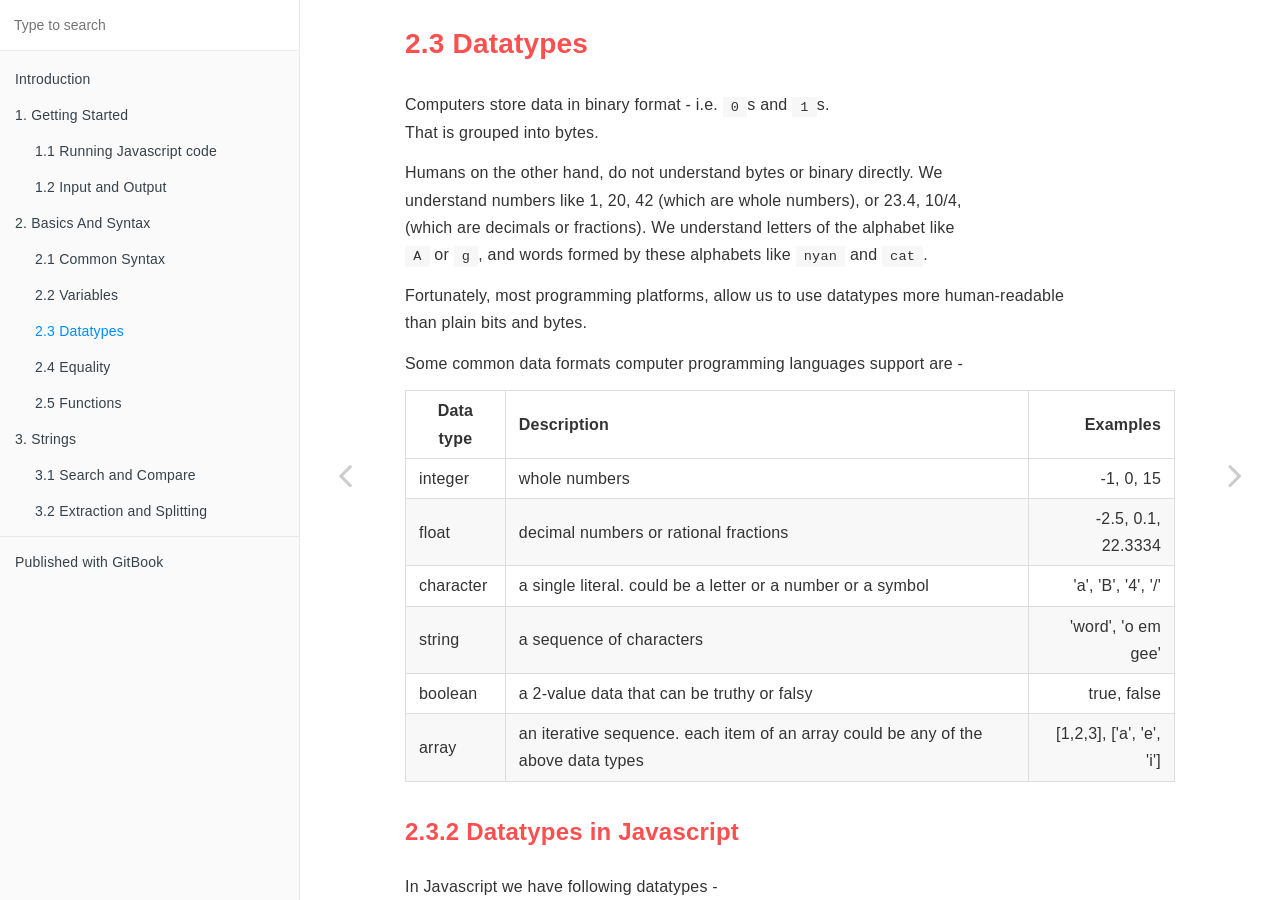
<file: 02-basics/02-3-datatypes.html>
<!DOCTYPE HTML>
<html lang="" >
    <head>
        <meta charset="UTF-8">
        <meta content="text/html; charset=utf-8" http-equiv="Content-Type">
        <title>2.3 Datatypes · GitBook</title>
        <meta http-equiv="X-UA-Compatible" content="IE=edge" />
        <meta name="description" content="">
        <meta name="generator" content="GitBook 3.2.3">
        
        
        
    
    <link rel="stylesheet" href="../gitbook/style.css">

    
            
                
                <link rel="stylesheet" href="../gitbook/gitbook-plugin-hints/plugin-hints.css">
                
            
                
                <link rel="stylesheet" href="../gitbook/gitbook-plugin-mathjax-commonhtml/mathjax.css">
                
            
                
                <link rel="stylesheet" href="../gitbook/gitbook-plugin-highlight/website.css">
                
            
                
                <link rel="stylesheet" href="../gitbook/gitbook-plugin-search/search.css">
                
            
                
                <link rel="stylesheet" href="../gitbook/gitbook-plugin-fontsettings/website.css">
                
            
        

    

    
        
        <link rel="stylesheet" href="../styles/website.css">
        
    
        
    
        
    
        
    
        
    
        
    

        
    
    
    <meta name="HandheldFriendly" content="true"/>
    <meta name="viewport" content="width=device-width, initial-scale=1, user-scalable=no">
    <meta name="apple-mobile-web-app-capable" content="yes">
    <meta name="apple-mobile-web-app-status-bar-style" content="black">
    <link rel="apple-touch-icon-precomposed" sizes="152x152" href="../gitbook/images/apple-touch-icon-precomposed-152.png">
    <link rel="shortcut icon" href="../gitbook/images/favicon.ico" type="image/x-icon">

    
    <link rel="next" href="02-4-equality.html" />
    
    
    <link rel="prev" href="02-2-variables.html" />
    

    </head>
    <body>
        
<div class="book">
    <div class="book-summary">
        
            
<div id="book-search-input" role="search">
    <input type="text" placeholder="Type to search" />
</div>

            
                <nav role="navigation">
                


<ul class="summary">
    
    

    

    
        
        
    
        <li class="chapter " data-level="1.1" data-path="../">
            
                <a href="../">
            
                    
                    Introduction
            
                </a>
            

            
        </li>
    
        <li class="chapter " data-level="1.2" data-path="../01-getting-started/intro.html">
            
                <a href="../01-getting-started/intro.html">
            
                    
                    1. Getting Started
            
                </a>
            

            
            <ul class="articles">
                
    
        <li class="chapter " data-level="1.2.1" data-path="../01-getting-started/01-1-running-javascript-code.html">
            
                <a href="../01-getting-started/01-1-running-javascript-code.html">
            
                    
                    1.1 Running Javascript code
            
                </a>
            

            
        </li>
    
        <li class="chapter " data-level="1.2.2" data-path="../01-getting-started/01-2-input-and-output.html">
            
                <a href="../01-getting-started/01-2-input-and-output.html">
            
                    
                    1.2 Input and Output
            
                </a>
            

            
        </li>
    

            </ul>
            
        </li>
    
        <li class="chapter " data-level="1.3" data-path="intro.html">
            
                <a href="intro.html">
            
                    
                    2. Basics And Syntax
            
                </a>
            

            
            <ul class="articles">
                
    
        <li class="chapter " data-level="1.3.1" data-path="02-1-common-syntax.html">
            
                <a href="02-1-common-syntax.html">
            
                    
                    2.1 Common Syntax
            
                </a>
            

            
        </li>
    
        <li class="chapter " data-level="1.3.2" data-path="02-2-variables.html">
            
                <a href="02-2-variables.html">
            
                    
                    2.2 Variables
            
                </a>
            

            
        </li>
    
        <li class="chapter active" data-level="1.3.3" data-path="02-3-datatypes.html">
            
                <a href="02-3-datatypes.html">
            
                    
                    2.3 Datatypes
            
                </a>
            

            
        </li>
    
        <li class="chapter " data-level="1.3.4" data-path="02-4-equality.html">
            
                <a href="02-4-equality.html">
            
                    
                    2.4 Equality
            
                </a>
            

            
        </li>
    
        <li class="chapter " data-level="1.3.5" data-path="02-5-functions.html">
            
                <a href="02-5-functions.html">
            
                    
                    2.5 Functions
            
                </a>
            

            
        </li>
    

            </ul>
            
        </li>
    
        <li class="chapter " data-level="1.4" data-path="../03-strings/intro.html">
            
                <a href="../03-strings/intro.html">
            
                    
                    3. Strings
            
                </a>
            

            
            <ul class="articles">
                
    
        <li class="chapter " data-level="1.4.1" data-path="../03-strings/03-1-search-and-compare.html">
            
                <a href="../03-strings/03-1-search-and-compare.html">
            
                    
                    3.1 Search and Compare
            
                </a>
            

            
        </li>
    
        <li class="chapter " data-level="1.4.2" data-path="../03-strings/03-2-extraction-and-splitting.html">
            
                <a href="../03-strings/03-2-extraction-and-splitting.html">
            
                    
                    3.2 Extraction and Splitting
            
                </a>
            

            
        </li>
    

            </ul>
            
        </li>
    

    

    <li class="divider"></li>

    <li>
        <a href="https://www.gitbook.com" target="blank" class="gitbook-link">
            Published with GitBook
        </a>
    </li>
</ul>


                </nav>
            
        
    </div>

    <div class="book-body">
        
            <div class="body-inner">
                
                    

<div class="book-header" role="navigation">
    

    <!-- Title -->
    <h1>
        <i class="fa fa-circle-o-notch fa-spin"></i>
        <a href=".." >2.3 Datatypes</a>
    </h1>
</div>




                    <div class="page-wrapper" tabindex="-1" role="main">
                        <div class="page-inner">
                            
<div id="book-search-results">
    <div class="search-noresults">
    
                                <section class="normal markdown-section">
                                
                                <h2 id="23-datatypes">2.3 Datatypes</h2>
<p>Computers store data in binary format - i.e. <code>0</code>s and <code>1</code>s.<br>That is grouped into bytes.</p>
<p>Humans on the other hand, do not understand bytes or binary directly. We<br>understand numbers like 1, 20, 42 (which are whole numbers), or 23.4, 10/4,<br>(which are decimals or fractions). We understand letters of the alphabet like<br><code>A</code> or <code>g</code>, and words formed by these alphabets like <code>nyan</code> and <code>cat</code>.</p>
<p>Fortunately, most programming platforms, allow us to use datatypes more human-readable<br>than plain bits and bytes.</p>
<p>Some common data formats computer programming languages support are -</p>
<table>
<thead>
<tr>
<th>Data type</th>
<th style="text-align:left">Description</th>
<th style="text-align:right">Examples</th>
</tr>
</thead>
<tbody>
<tr>
<td>integer</td>
<td style="text-align:left">whole numbers</td>
<td style="text-align:right">-1, 0, 15</td>
</tr>
<tr>
<td>float</td>
<td style="text-align:left">decimal numbers or rational  fractions</td>
<td style="text-align:right">-2.5, 0.1, 22.3334</td>
</tr>
<tr>
<td>character</td>
<td style="text-align:left">a single literal. could be a letter  or a number or a symbol</td>
<td style="text-align:right">&apos;a&apos;, &apos;B&apos;, &apos;4&apos;, &apos;/&apos;</td>
</tr>
<tr>
<td>string</td>
<td style="text-align:left">a sequence of characters</td>
<td style="text-align:right">&apos;word&apos;, &apos;o em gee&apos;</td>
</tr>
<tr>
<td>boolean</td>
<td style="text-align:left">a 2-value data that can be  truthy or falsy</td>
<td style="text-align:right">true, false</td>
</tr>
<tr>
<td>array</td>
<td style="text-align:left">an iterative sequence.  each item of an array could be any  of the above data types</td>
<td style="text-align:right">[1,2,3], [&apos;a&apos;, &apos;e&apos;, &apos;i&apos;]</td>
</tr>
</tbody>
</table>
<h3 id="232-datatypes-in-javascript">2.3.2 Datatypes in Javascript</h3>
<p>In Javascript we have following datatypes -</p>
<table>
<thead>
<tr>
<th style="text-align:left">Data Type</th>
<th style="text-align:left">Description</th>
<th style="text-align:left">Examples</th>
</tr>
</thead>
<tbody>
<tr>
<td style="text-align:left"><strong>number</strong></td>
<td style="text-align:left">Any numerical value. Does not distinguish between whole numbers and fractions</td>
<td style="text-align:left">1, 43.22, -0.5</td>
</tr>
<tr>
<td style="text-align:left"><strong>string</strong></td>
<td style="text-align:left">Any array of characters, (JS by default supports UTF-8 charset, so all characters of a string must in UTF-8). There is no <em>character</em> datatype, so single characters are also strings</td>
<td style="text-align:left">&quot;hello&quot;, &quot;a&quot;, &quot;wow !&quot;, &quot;this is str 2&quot;</td>
</tr>
<tr>
<td style="text-align:left"><strong>boolean</strong></td>
<td style="text-align:left">A value which is either <em><strong>true</strong></em> or <em><strong>false</strong></em></td>
<td style="text-align:left">true, false</td>
</tr>
<tr>
<td style="text-align:left"><strong>undefined</strong></td>
<td style="text-align:left">A special datatype in Javascript for &apos;undefined&apos; data. An undefined type basically means there is no data in it. It is similar (but not exactly same) to &apos;void&apos; datatype in C-like programming languages</td>
<td style="text-align:left">undefined</td>
</tr>
<tr>
<td style="text-align:left"><strong>function</strong></td>
<td style="text-align:left">In Javascript functions themselves are first-class objects. So a function is also a variable. The type of such variables which are functions is <em><strong>function</strong></em></td>
<td style="text-align:left">function a () {return &quot;a&quot;}</td>
</tr>
<tr>
<td style="text-align:left"><strong>object</strong></td>
<td style="text-align:left">Pretty much everything that can be classified into any of the above datatypes, is an object. All types extend from the <em>object</em> type in Javascript. Arrays and <em>null</em> are also of the type object</td>
<td style="text-align:left">{a: 10, b:20},   [1,3,4]</td>
</tr>
</tbody>
</table>
<h4 id="2321-finding-datatype-of-object-in-javscript">2.3.2.1 Finding Datatype of object in Javscript</h4>
<p>We can find the data type of an object in Javascript using the  <code>typeof</code> operator.</p>
<pre><code class="lang-js"><span class="hljs-keyword">var</span> a = <span class="hljs-number">10</span>, 
    b = <span class="hljs-string">&apos;str&apos;</span>, 
    c = [<span class="hljs-number">3</span>,<span class="hljs-number">4</span>,<span class="hljs-number">1</span>], 
    d = {P:<span class="hljs-number">1</span>, Q:<span class="hljs-number">2</span>}, 
    e = <span class="hljs-literal">null</span>, 
    f = <span class="hljs-literal">false</span>,
    g = <span class="hljs-function"><span class="hljs-keyword">function</span> (<span class="hljs-params"></span>) </span>{ <span class="hljs-keyword">return</span> <span class="hljs-number">0</span>} ;

<span class="hljs-built_in">console</span>.log(<span class="hljs-keyword">typeof</span> a) <span class="hljs-comment">// &quot;number&quot;</span>
<span class="hljs-built_in">console</span>.log(<span class="hljs-keyword">typeof</span> b) <span class="hljs-comment">// &quot;string&quot;</span>
<span class="hljs-built_in">console</span>.log(<span class="hljs-keyword">typeof</span> c) <span class="hljs-comment">// &quot;object&quot;</span>
<span class="hljs-built_in">console</span>.log(<span class="hljs-keyword">typeof</span> d) <span class="hljs-comment">// &quot;object&quot;</span>
<span class="hljs-built_in">console</span>.log(<span class="hljs-keyword">typeof</span> e) <span class="hljs-comment">// &quot;object&quot;</span>
<span class="hljs-built_in">console</span>.log(<span class="hljs-keyword">typeof</span> f) <span class="hljs-comment">// &quot;boolean&quot;</span>
<span class="hljs-built_in">console</span>.log(<span class="hljs-keyword">typeof</span> g) <span class="hljs-comment">// &quot;function&quot;</span>
<span class="hljs-built_in">console</span>.log(<span class="hljs-keyword">typeof</span> <span class="hljs-literal">undefined</span>) <span class="hljs-comment">// &quot;undefined&quot;</span>
</code></pre>
<h4 id="2322-type-strictness-in-javascript">2.3.2.2 Type <em>&quot;strictness&quot;</em> in Javascript</h4>
<p>While <em>data</em> has type in Javascript, the variables do not enforce types strictly. Which makes Javascript a <strong>loosely typed</strong> language. </p>
<p>What this essentially means is that unlike languages like C/C++ or Java, where writing <code>int a = 10</code> makes <code>a</code> an integer variable, and in future you cannot write something like <code>a = false</code> to assign a boolean to it , in Javascript, doing something similar is perfectly valid. </p>
<pre><code class="lang-js"><span class="hljs-keyword">var</span> a = <span class="hljs-number">10</span>;
<span class="hljs-built_in">console</span>.log(<span class="hljs-keyword">typeof</span> a) <span class="hljs-comment">//&quot;number&quot;</span>
a = <span class="hljs-string">&quot;hello there&quot;</span>
<span class="hljs-built_in">console</span>.log(<span class="hljs-keyword">typeof</span> a) <span class="hljs-comment">//&quot;string&quot;</span>
</code></pre>
<p><div class="alert alert-warning hints-alert"><div class="hints-icon"><i class="fa fa-wrench"></i></div><div class="hints-container"><p>NOTE that <strong><em>values</em></strong> always have types. 10 is number. &apos;hello&apos; is string. Being loosely typed means the variable (i.e. the LHS) has no type strictly defined. That is a container &apos;a&apos; which contained the value 10, can at some point of time in future contain the value &apos;hello&apos;. Thus, the container &apos;a&apos; does not constrain itself from containing any type of data.</p>
</div></div></p>

                                
                                </section>
                            
    </div>
    <div class="search-results">
        <div class="has-results">
            
            <h1 class="search-results-title"><span class='search-results-count'></span> results matching "<span class='search-query'></span>"</h1>
            <ul class="search-results-list"></ul>
            
        </div>
        <div class="no-results">
            
            <h1 class="search-results-title">No results matching "<span class='search-query'></span>"</h1>
            
        </div>
    </div>
</div>

                        </div>
                    </div>
                
            </div>

            
                
                <a href="02-2-variables.html" class="navigation navigation-prev " aria-label="Previous page: 2.2 Variables">
                    <i class="fa fa-angle-left"></i>
                </a>
                
                
                <a href="02-4-equality.html" class="navigation navigation-next " aria-label="Next page: 2.4 Equality">
                    <i class="fa fa-angle-right"></i>
                </a>
                
            
        
    </div>

    <script>
        var gitbook = gitbook || [];
        gitbook.push(function() {
            gitbook.page.hasChanged({"page":{"title":"2.3 Datatypes","level":"1.3.3","depth":2,"next":{"title":"2.4 Equality","level":"1.3.4","depth":2,"path":"02-basics/02-4-equality.md","ref":"02-basics/02-4-equality.md","articles":[]},"previous":{"title":"2.2 Variables","level":"1.3.2","depth":2,"path":"02-basics/02-2-variables.md","ref":"02-basics/02-2-variables.md","articles":[]},"dir":"ltr"},"config":{"gitbook":"*","theme":"default","variables":{},"plugins":["json","hints","mathjax-commonhtml","youtube"],"pluginsConfig":{"youtube":{},"json":{"output":"_book/book.json"},"search":{},"mathjax-commonhtml":{"defaultScaling":true},"hints":{"danger":"fa fa-exclamation-circle","info":"fa fa-info-circle","tip":"fa fa-mortar-board","working":"fa fa-wrench"},"lunr":{"maxIndexSize":1000000,"ignoreSpecialCharacters":false},"fontsettings":{"theme":"white","family":"sans","size":2},"highlight":{},"sharing":{"facebook":true,"twitter":true,"google":false,"weibo":false,"instapaper":false,"vk":false,"all":["facebook","google","twitter","weibo","instapaper"]},"theme-default":{"styles":{"website":"styles/website.css","pdf":"styles/pdf.css","epub":"styles/epub.css","mobi":"styles/mobi.css","ebook":"styles/ebook.css","print":"styles/print.css"},"showLevel":false}},"structure":{"langs":"LANGS.md","readme":"README.md","glossary":"GLOSSARY.md","summary":"SUMMARY.md"},"pdf":{"pageNumbers":true,"fontSize":12,"fontFamily":"Arial","paperSize":"a4","chapterMark":"pagebreak","pageBreaksBefore":"/","margin":{"right":62,"left":62,"top":56,"bottom":56}},"styles":{"website":"styles/website.css","pdf":"styles/pdf.css","epub":"styles/epub.css","mobi":"styles/mobi.css","ebook":"styles/ebook.css","print":"styles/print.css"}},"file":{"path":"02-basics/02-3-datatypes.md","mtime":"2018-09-29T05:51:06.306Z","type":"markdown"},"gitbook":{"version":"3.2.3","time":"2018-09-29T05:52:07.479Z"},"basePath":"..","book":{"language":""}});
        });
    </script>
</div>

        
    <script src="../gitbook/gitbook.js"></script>
    <script src="../gitbook/theme.js"></script>
    
        
        <script src="../gitbook/gitbook-plugin-search/search-engine.js"></script>
        
    
        
        <script src="../gitbook/gitbook-plugin-search/search.js"></script>
        
    
        
        <script src="../gitbook/gitbook-plugin-lunr/lunr.min.js"></script>
        
    
        
        <script src="../gitbook/gitbook-plugin-lunr/search-lunr.js"></script>
        
    
        
        <script src="../gitbook/gitbook-plugin-sharing/buttons.js"></script>
        
    
        
        <script src="../gitbook/gitbook-plugin-fontsettings/fontsettings.js"></script>
        
    

    </body>
</html>
</file>
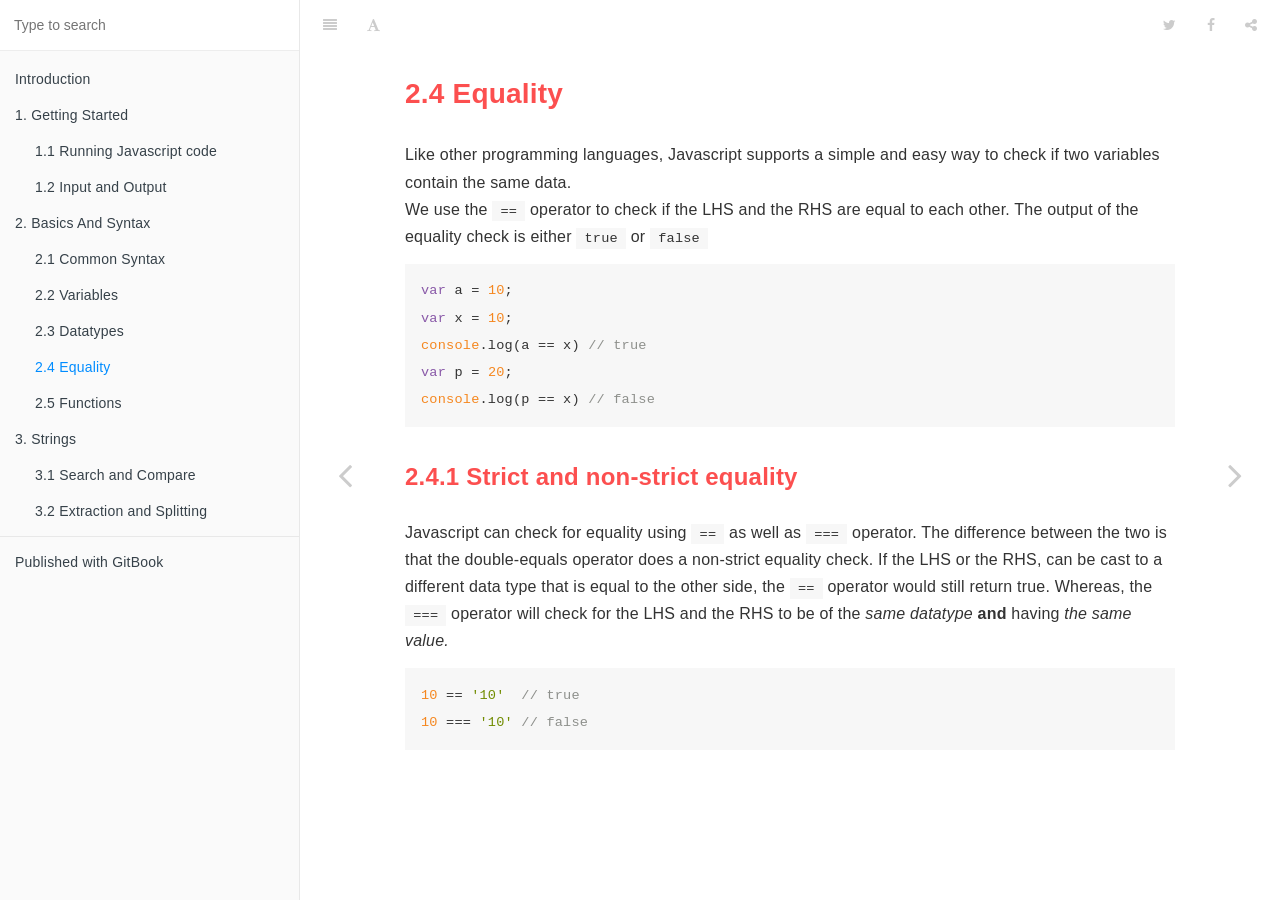
<file: 02-basics/02-4-equality.html>
<!DOCTYPE HTML>
<html lang="" >
    <head>
        <meta charset="UTF-8">
        <meta content="text/html; charset=utf-8" http-equiv="Content-Type">
        <title>2.4 Equality · GitBook</title>
        <meta http-equiv="X-UA-Compatible" content="IE=edge" />
        <meta name="description" content="">
        <meta name="generator" content="GitBook 3.2.3">
        
        
        
    
    <link rel="stylesheet" href="../gitbook/style.css">

    
            
                
                <link rel="stylesheet" href="../gitbook/gitbook-plugin-hints/plugin-hints.css">
                
            
                
                <link rel="stylesheet" href="../gitbook/gitbook-plugin-mathjax-commonhtml/mathjax.css">
                
            
                
                <link rel="stylesheet" href="../gitbook/gitbook-plugin-highlight/website.css">
                
            
                
                <link rel="stylesheet" href="../gitbook/gitbook-plugin-search/search.css">
                
            
                
                <link rel="stylesheet" href="../gitbook/gitbook-plugin-fontsettings/website.css">
                
            
        

    

    
        
        <link rel="stylesheet" href="../styles/website.css">
        
    
        
    
        
    
        
    
        
    
        
    

        
    
    
    <meta name="HandheldFriendly" content="true"/>
    <meta name="viewport" content="width=device-width, initial-scale=1, user-scalable=no">
    <meta name="apple-mobile-web-app-capable" content="yes">
    <meta name="apple-mobile-web-app-status-bar-style" content="black">
    <link rel="apple-touch-icon-precomposed" sizes="152x152" href="../gitbook/images/apple-touch-icon-precomposed-152.png">
    <link rel="shortcut icon" href="../gitbook/images/favicon.ico" type="image/x-icon">

    
    <link rel="next" href="02-5-functions.html" />
    
    
    <link rel="prev" href="02-3-datatypes.html" />
    

    </head>
    <body>
        
<div class="book">
    <div class="book-summary">
        
            
<div id="book-search-input" role="search">
    <input type="text" placeholder="Type to search" />
</div>

            
                <nav role="navigation">
                


<ul class="summary">
    
    

    

    
        
        
    
        <li class="chapter " data-level="1.1" data-path="../">
            
                <a href="../">
            
                    
                    Introduction
            
                </a>
            

            
        </li>
    
        <li class="chapter " data-level="1.2" data-path="../01-getting-started/intro.html">
            
                <a href="../01-getting-started/intro.html">
            
                    
                    1. Getting Started
            
                </a>
            

            
            <ul class="articles">
                
    
        <li class="chapter " data-level="1.2.1" data-path="../01-getting-started/01-1-running-javascript-code.html">
            
                <a href="../01-getting-started/01-1-running-javascript-code.html">
            
                    
                    1.1 Running Javascript code
            
                </a>
            

            
        </li>
    
        <li class="chapter " data-level="1.2.2" data-path="../01-getting-started/01-2-input-and-output.html">
            
                <a href="../01-getting-started/01-2-input-and-output.html">
            
                    
                    1.2 Input and Output
            
                </a>
            

            
        </li>
    

            </ul>
            
        </li>
    
        <li class="chapter " data-level="1.3" data-path="intro.html">
            
                <a href="intro.html">
            
                    
                    2. Basics And Syntax
            
                </a>
            

            
            <ul class="articles">
                
    
        <li class="chapter " data-level="1.3.1" data-path="02-1-common-syntax.html">
            
                <a href="02-1-common-syntax.html">
            
                    
                    2.1 Common Syntax
            
                </a>
            

            
        </li>
    
        <li class="chapter " data-level="1.3.2" data-path="02-2-variables.html">
            
                <a href="02-2-variables.html">
            
                    
                    2.2 Variables
            
                </a>
            

            
        </li>
    
        <li class="chapter " data-level="1.3.3" data-path="02-3-datatypes.html">
            
                <a href="02-3-datatypes.html">
            
                    
                    2.3 Datatypes
            
                </a>
            

            
        </li>
    
        <li class="chapter active" data-level="1.3.4" data-path="02-4-equality.html">
            
                <a href="02-4-equality.html">
            
                    
                    2.4 Equality
            
                </a>
            

            
        </li>
    
        <li class="chapter " data-level="1.3.5" data-path="02-5-functions.html">
            
                <a href="02-5-functions.html">
            
                    
                    2.5 Functions
            
                </a>
            

            
        </li>
    

            </ul>
            
        </li>
    
        <li class="chapter " data-level="1.4" data-path="../03-strings/intro.html">
            
                <a href="../03-strings/intro.html">
            
                    
                    3. Strings
            
                </a>
            

            
            <ul class="articles">
                
    
        <li class="chapter " data-level="1.4.1" data-path="../03-strings/03-1-search-and-compare.html">
            
                <a href="../03-strings/03-1-search-and-compare.html">
            
                    
                    3.1 Search and Compare
            
                </a>
            

            
        </li>
    
        <li class="chapter " data-level="1.4.2" data-path="../03-strings/03-2-extraction-and-splitting.html">
            
                <a href="../03-strings/03-2-extraction-and-splitting.html">
            
                    
                    3.2 Extraction and Splitting
            
                </a>
            

            
        </li>
    

            </ul>
            
        </li>
    

    

    <li class="divider"></li>

    <li>
        <a href="https://www.gitbook.com" target="blank" class="gitbook-link">
            Published with GitBook
        </a>
    </li>
</ul>


                </nav>
            
        
    </div>

    <div class="book-body">
        
            <div class="body-inner">
                
                    

<div class="book-header" role="navigation">
    

    <!-- Title -->
    <h1>
        <i class="fa fa-circle-o-notch fa-spin"></i>
        <a href=".." >2.4 Equality</a>
    </h1>
</div>




                    <div class="page-wrapper" tabindex="-1" role="main">
                        <div class="page-inner">
                            
<div id="book-search-results">
    <div class="search-noresults">
    
                                <section class="normal markdown-section">
                                
                                <h2 id="24-equality">2.4 Equality</h2>
<p>Like other programming languages, Javascript supports a simple and easy way to check if two variables contain the same data.<br>We use the <code>==</code> operator to check if the LHS and the RHS are equal to each other. The output of the equality check is either <code>true</code>  or <code>false</code>  </p>
<pre><code class="lang-js"><span class="hljs-keyword">var</span> a = <span class="hljs-number">10</span>;
<span class="hljs-keyword">var</span> x = <span class="hljs-number">10</span>;
<span class="hljs-built_in">console</span>.log(a == x) <span class="hljs-comment">// true</span>
<span class="hljs-keyword">var</span> p = <span class="hljs-number">20</span>;
<span class="hljs-built_in">console</span>.log(p == x) <span class="hljs-comment">// false</span>
</code></pre>
<h3 id="241-strict-and-non-strict-equality">2.4.1 Strict and non-strict equality</h3>
<p>Javascript can check for equality using <code>==</code> as well as <code>===</code> operator. The difference between the two is that the double-equals operator does a non-strict equality check. If the LHS or the RHS, can be cast to a different data type that is equal to the other side, the <code>==</code> operator would still return true. Whereas, the <code>===</code> operator will check for the LHS and the RHS to be of the <em>same datatype</em> <strong>and </strong>having <em>the same value.</em></p>
<pre><code class="lang-js"><span class="hljs-number">10</span> == <span class="hljs-string">&apos;10&apos;</span>  <span class="hljs-comment">// true</span>
<span class="hljs-number">10</span> === <span class="hljs-string">&apos;10&apos;</span> <span class="hljs-comment">// false</span>
</code></pre>

                                
                                </section>
                            
    </div>
    <div class="search-results">
        <div class="has-results">
            
            <h1 class="search-results-title"><span class='search-results-count'></span> results matching "<span class='search-query'></span>"</h1>
            <ul class="search-results-list"></ul>
            
        </div>
        <div class="no-results">
            
            <h1 class="search-results-title">No results matching "<span class='search-query'></span>"</h1>
            
        </div>
    </div>
</div>

                        </div>
                    </div>
                
            </div>

            
                
                <a href="02-3-datatypes.html" class="navigation navigation-prev " aria-label="Previous page: 2.3 Datatypes">
                    <i class="fa fa-angle-left"></i>
                </a>
                
                
                <a href="02-5-functions.html" class="navigation navigation-next " aria-label="Next page: 2.5 Functions">
                    <i class="fa fa-angle-right"></i>
                </a>
                
            
        
    </div>

    <script>
        var gitbook = gitbook || [];
        gitbook.push(function() {
            gitbook.page.hasChanged({"page":{"title":"2.4 Equality","level":"1.3.4","depth":2,"next":{"title":"2.5 Functions","level":"1.3.5","depth":2,"path":"02-basics/02-5-functions.md","ref":"02-basics/02-5-functions.md","articles":[]},"previous":{"title":"2.3 Datatypes","level":"1.3.3","depth":2,"path":"02-basics/02-3-datatypes.md","ref":"02-basics/02-3-datatypes.md","articles":[]},"dir":"ltr"},"config":{"gitbook":"*","theme":"default","variables":{},"plugins":["json","hints","mathjax-commonhtml","youtube"],"pluginsConfig":{"youtube":{},"json":{"output":"_book/book.json"},"search":{},"mathjax-commonhtml":{"defaultScaling":true},"hints":{"danger":"fa fa-exclamation-circle","info":"fa fa-info-circle","tip":"fa fa-mortar-board","working":"fa fa-wrench"},"lunr":{"maxIndexSize":1000000,"ignoreSpecialCharacters":false},"fontsettings":{"theme":"white","family":"sans","size":2},"highlight":{},"sharing":{"facebook":true,"twitter":true,"google":false,"weibo":false,"instapaper":false,"vk":false,"all":["facebook","google","twitter","weibo","instapaper"]},"theme-default":{"styles":{"website":"styles/website.css","pdf":"styles/pdf.css","epub":"styles/epub.css","mobi":"styles/mobi.css","ebook":"styles/ebook.css","print":"styles/print.css"},"showLevel":false}},"structure":{"langs":"LANGS.md","readme":"README.md","glossary":"GLOSSARY.md","summary":"SUMMARY.md"},"pdf":{"pageNumbers":true,"fontSize":12,"fontFamily":"Arial","paperSize":"a4","chapterMark":"pagebreak","pageBreaksBefore":"/","margin":{"right":62,"left":62,"top":56,"bottom":56}},"styles":{"website":"styles/website.css","pdf":"styles/pdf.css","epub":"styles/epub.css","mobi":"styles/mobi.css","ebook":"styles/ebook.css","print":"styles/print.css"}},"file":{"path":"02-basics/02-4-equality.md","mtime":"2018-09-29T05:51:06.306Z","type":"markdown"},"gitbook":{"version":"3.2.3","time":"2018-09-29T05:52:07.479Z"},"basePath":"..","book":{"language":""}});
        });
    </script>
</div>

        
    <script src="../gitbook/gitbook.js"></script>
    <script src="../gitbook/theme.js"></script>
    
        
        <script src="../gitbook/gitbook-plugin-search/search-engine.js"></script>
        
    
        
        <script src="../gitbook/gitbook-plugin-search/search.js"></script>
        
    
        
        <script src="../gitbook/gitbook-plugin-lunr/lunr.min.js"></script>
        
    
        
        <script src="../gitbook/gitbook-plugin-lunr/search-lunr.js"></script>
        
    
        
        <script src="../gitbook/gitbook-plugin-sharing/buttons.js"></script>
        
    
        
        <script src="../gitbook/gitbook-plugin-fontsettings/fontsettings.js"></script>
        
    

    </body>
</html>
</file>
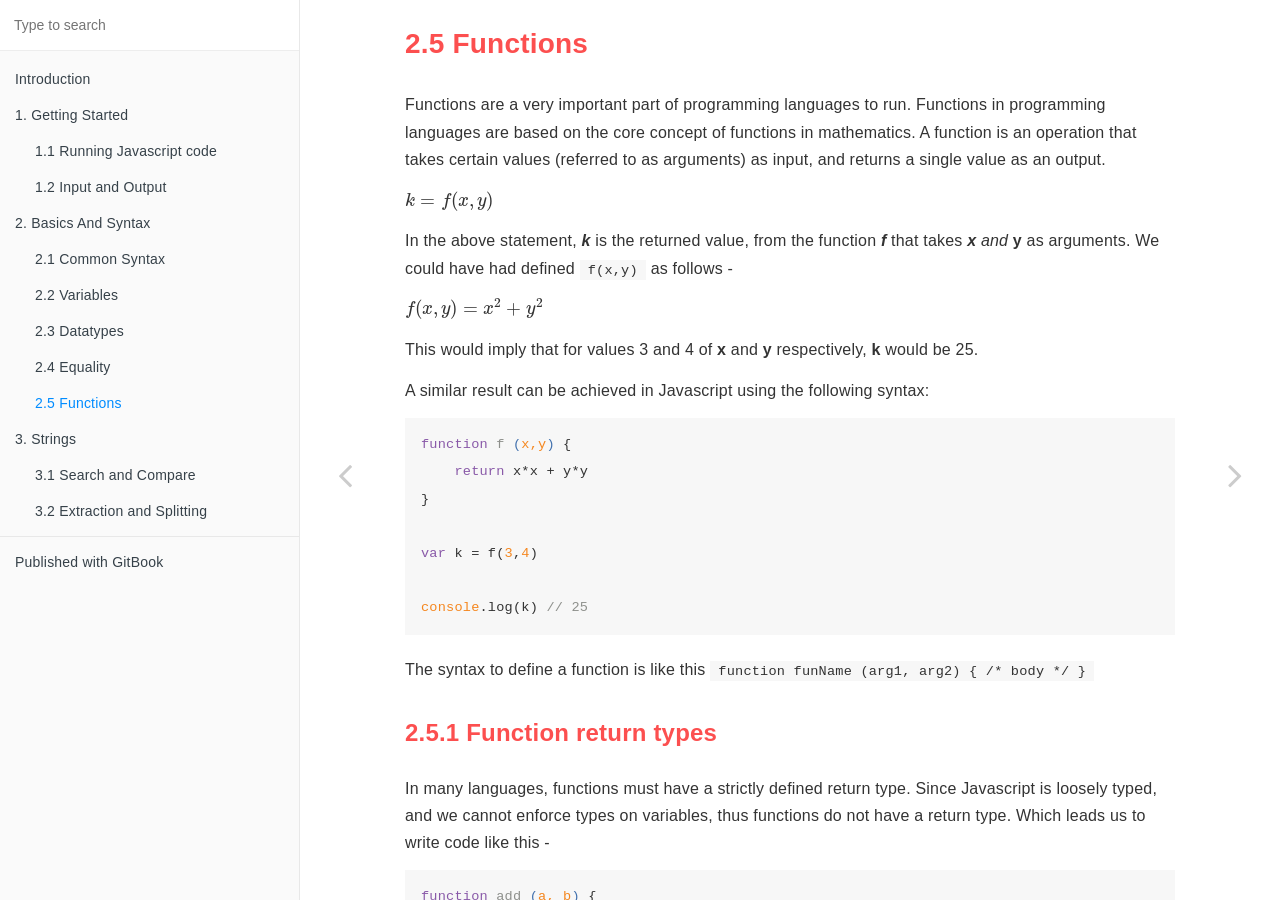
<file: 02-basics/02-5-functions.html>
<!DOCTYPE HTML>
<html lang="" >
    <head>
        <meta charset="UTF-8">
        <meta content="text/html; charset=utf-8" http-equiv="Content-Type">
        <title>2.5 Functions · GitBook</title>
        <meta http-equiv="X-UA-Compatible" content="IE=edge" />
        <meta name="description" content="">
        <meta name="generator" content="GitBook 3.2.3">
        
        
        
    
    <link rel="stylesheet" href="../gitbook/style.css">

    
            
                
                <link rel="stylesheet" href="../gitbook/gitbook-plugin-hints/plugin-hints.css">
                
            
                
                <link rel="stylesheet" href="../gitbook/gitbook-plugin-mathjax-commonhtml/mathjax.css">
                
            
                
                <link rel="stylesheet" href="../gitbook/gitbook-plugin-highlight/website.css">
                
            
                
                <link rel="stylesheet" href="../gitbook/gitbook-plugin-search/search.css">
                
            
                
                <link rel="stylesheet" href="../gitbook/gitbook-plugin-fontsettings/website.css">
                
            
        

    

    
        
        <link rel="stylesheet" href="../styles/website.css">
        
    
        
    
        
    
        
    
        
    
        
    

        
    
    
    <meta name="HandheldFriendly" content="true"/>
    <meta name="viewport" content="width=device-width, initial-scale=1, user-scalable=no">
    <meta name="apple-mobile-web-app-capable" content="yes">
    <meta name="apple-mobile-web-app-status-bar-style" content="black">
    <link rel="apple-touch-icon-precomposed" sizes="152x152" href="../gitbook/images/apple-touch-icon-precomposed-152.png">
    <link rel="shortcut icon" href="../gitbook/images/favicon.ico" type="image/x-icon">

    
    <link rel="next" href="../03-strings/intro.html" />
    
    
    <link rel="prev" href="02-4-equality.html" />
    

    </head>
    <body>
        
<div class="book">
    <div class="book-summary">
        
            
<div id="book-search-input" role="search">
    <input type="text" placeholder="Type to search" />
</div>

            
                <nav role="navigation">
                


<ul class="summary">
    
    

    

    
        
        
    
        <li class="chapter " data-level="1.1" data-path="../">
            
                <a href="../">
            
                    
                    Introduction
            
                </a>
            

            
        </li>
    
        <li class="chapter " data-level="1.2" data-path="../01-getting-started/intro.html">
            
                <a href="../01-getting-started/intro.html">
            
                    
                    1. Getting Started
            
                </a>
            

            
            <ul class="articles">
                
    
        <li class="chapter " data-level="1.2.1" data-path="../01-getting-started/01-1-running-javascript-code.html">
            
                <a href="../01-getting-started/01-1-running-javascript-code.html">
            
                    
                    1.1 Running Javascript code
            
                </a>
            

            
        </li>
    
        <li class="chapter " data-level="1.2.2" data-path="../01-getting-started/01-2-input-and-output.html">
            
                <a href="../01-getting-started/01-2-input-and-output.html">
            
                    
                    1.2 Input and Output
            
                </a>
            

            
        </li>
    

            </ul>
            
        </li>
    
        <li class="chapter " data-level="1.3" data-path="intro.html">
            
                <a href="intro.html">
            
                    
                    2. Basics And Syntax
            
                </a>
            

            
            <ul class="articles">
                
    
        <li class="chapter " data-level="1.3.1" data-path="02-1-common-syntax.html">
            
                <a href="02-1-common-syntax.html">
            
                    
                    2.1 Common Syntax
            
                </a>
            

            
        </li>
    
        <li class="chapter " data-level="1.3.2" data-path="02-2-variables.html">
            
                <a href="02-2-variables.html">
            
                    
                    2.2 Variables
            
                </a>
            

            
        </li>
    
        <li class="chapter " data-level="1.3.3" data-path="02-3-datatypes.html">
            
                <a href="02-3-datatypes.html">
            
                    
                    2.3 Datatypes
            
                </a>
            

            
        </li>
    
        <li class="chapter " data-level="1.3.4" data-path="02-4-equality.html">
            
                <a href="02-4-equality.html">
            
                    
                    2.4 Equality
            
                </a>
            

            
        </li>
    
        <li class="chapter active" data-level="1.3.5" data-path="02-5-functions.html">
            
                <a href="02-5-functions.html">
            
                    
                    2.5 Functions
            
                </a>
            

            
        </li>
    

            </ul>
            
        </li>
    
        <li class="chapter " data-level="1.4" data-path="../03-strings/intro.html">
            
                <a href="../03-strings/intro.html">
            
                    
                    3. Strings
            
                </a>
            

            
            <ul class="articles">
                
    
        <li class="chapter " data-level="1.4.1" data-path="../03-strings/03-1-search-and-compare.html">
            
                <a href="../03-strings/03-1-search-and-compare.html">
            
                    
                    3.1 Search and Compare
            
                </a>
            

            
        </li>
    
        <li class="chapter " data-level="1.4.2" data-path="../03-strings/03-2-extraction-and-splitting.html">
            
                <a href="../03-strings/03-2-extraction-and-splitting.html">
            
                    
                    3.2 Extraction and Splitting
            
                </a>
            

            
        </li>
    

            </ul>
            
        </li>
    

    

    <li class="divider"></li>

    <li>
        <a href="https://www.gitbook.com" target="blank" class="gitbook-link">
            Published with GitBook
        </a>
    </li>
</ul>


                </nav>
            
        
    </div>

    <div class="book-body">
        
            <div class="body-inner">
                
                    

<div class="book-header" role="navigation">
    

    <!-- Title -->
    <h1>
        <i class="fa fa-circle-o-notch fa-spin"></i>
        <a href=".." >2.5 Functions</a>
    </h1>
</div>




                    <div class="page-wrapper" tabindex="-1" role="main">
                        <div class="page-inner">
                            
<div id="book-search-results">
    <div class="search-noresults">
    
                                <section class="normal markdown-section">
                                
                                <h2 id="25-functions">2.5 Functions</h2>
<p>Functions are a very important part of programming languages to run. Functions in programming languages are based on the core concept of functions in mathematics. A function is an operation that takes certain values (referred to as arguments) as input, and returns a single value as an output.</p>
<p><span class="mjx-chtml"><span class="mjx-math" aria-label="k = f(x,y)"><span class="mjx-mrow" aria-hidden="true"><span class="mjx-mi"><span class="mjx-char MJXc-TeX-math-I" style="padding-top: 0.446em; padding-bottom: 0.298em;">k</span></span><span class="mjx-mo MJXc-space3"><span class="mjx-char MJXc-TeX-main-R" style="padding-top: 0.077em; padding-bottom: 0.298em;">=</span></span><span class="mjx-mi MJXc-space3"><span class="mjx-char MJXc-TeX-math-I" style="padding-top: 0.519em; padding-bottom: 0.519em; padding-right: 0.06em;">f</span></span><span class="mjx-mo"><span class="mjx-char MJXc-TeX-main-R" style="padding-top: 0.446em; padding-bottom: 0.593em;">(</span></span><span class="mjx-mi"><span class="mjx-char MJXc-TeX-math-I" style="padding-top: 0.225em; padding-bottom: 0.298em;">x</span></span><span class="mjx-mo"><span class="mjx-char MJXc-TeX-main-R" style="margin-top: -0.144em; padding-bottom: 0.519em;">,</span></span><span class="mjx-mi MJXc-space1"><span class="mjx-char MJXc-TeX-math-I" style="padding-top: 0.225em; padding-bottom: 0.519em; padding-right: 0.006em;">y</span></span><span class="mjx-mo"><span class="mjx-char MJXc-TeX-main-R" style="padding-top: 0.446em; padding-bottom: 0.593em;">)</span></span></span></span></span></p>
<p>In the above statement, <em><strong>k</strong></em> is the returned value, from the function <em><strong>f</strong></em> that takes <em><strong>x  </strong>and </em><strong>y  </strong>as arguments. We could have had defined <code>f(x,y)</code> as follows -</p>
<p><span class="mjx-chtml"><span class="mjx-math" aria-label="f(x,y) = x^2 + y^2"><span class="mjx-mrow" aria-hidden="true"><span class="mjx-mi"><span class="mjx-char MJXc-TeX-math-I" style="padding-top: 0.519em; padding-bottom: 0.519em; padding-right: 0.06em;">f</span></span><span class="mjx-mo"><span class="mjx-char MJXc-TeX-main-R" style="padding-top: 0.446em; padding-bottom: 0.593em;">(</span></span><span class="mjx-mi"><span class="mjx-char MJXc-TeX-math-I" style="padding-top: 0.225em; padding-bottom: 0.298em;">x</span></span><span class="mjx-mo"><span class="mjx-char MJXc-TeX-main-R" style="margin-top: -0.144em; padding-bottom: 0.519em;">,</span></span><span class="mjx-mi MJXc-space1"><span class="mjx-char MJXc-TeX-math-I" style="padding-top: 0.225em; padding-bottom: 0.519em; padding-right: 0.006em;">y</span></span><span class="mjx-mo"><span class="mjx-char MJXc-TeX-main-R" style="padding-top: 0.446em; padding-bottom: 0.593em;">)</span></span><span class="mjx-mo MJXc-space3"><span class="mjx-char MJXc-TeX-main-R" style="padding-top: 0.077em; padding-bottom: 0.298em;">=</span></span><span class="mjx-msubsup MJXc-space3"><span class="mjx-base"><span class="mjx-mi"><span class="mjx-char MJXc-TeX-math-I" style="padding-top: 0.225em; padding-bottom: 0.298em;">x</span></span></span><span class="mjx-sup" style="font-size: 70.7%; vertical-align: 0.513em; padding-left: 0px; padding-right: 0.071em;"><span class="mjx-mn" style=""><span class="mjx-char MJXc-TeX-main-R" style="padding-top: 0.372em; padding-bottom: 0.372em;">2</span></span></span></span><span class="mjx-mo MJXc-space2"><span class="mjx-char MJXc-TeX-main-R" style="padding-top: 0.298em; padding-bottom: 0.446em;">+</span></span><span class="mjx-msubsup MJXc-space2"><span class="mjx-base" style="margin-right: -0.006em;"><span class="mjx-mi"><span class="mjx-char MJXc-TeX-math-I" style="padding-top: 0.225em; padding-bottom: 0.519em; padding-right: 0.006em;">y</span></span></span><span class="mjx-sup" style="font-size: 70.7%; vertical-align: 0.513em; padding-left: 0.082em; padding-right: 0.071em;"><span class="mjx-mn" style=""><span class="mjx-char MJXc-TeX-main-R" style="padding-top: 0.372em; padding-bottom: 0.372em;">2</span></span></span></span></span></span></span></p>
<p>This would imply that for values 3 and 4 of <strong>x </strong>and <strong>y</strong> respectively, <strong>k </strong> would be 25.</p>
<p>A similar result can be achieved in Javascript using the following syntax:</p>
<pre><code class="lang-js"><span class="hljs-function"><span class="hljs-keyword">function</span> <span class="hljs-title">f</span> (<span class="hljs-params">x,y</span>) </span>{
    <span class="hljs-keyword">return</span> x*x + y*y
}

<span class="hljs-keyword">var</span> k = f(<span class="hljs-number">3</span>,<span class="hljs-number">4</span>)

<span class="hljs-built_in">console</span>.log(k) <span class="hljs-comment">// 25</span>
</code></pre>
<p>The syntax to define a function is like this <code>function funName (arg1, arg2) { /* body */ }</code></p>
<h3 id="251-function-return-types">2.5.1 Function return types</h3>
<p>In many languages, functions must have a strictly defined return type. Since Javascript is loosely typed, and we cannot enforce types on variables, thus functions do not have a return type. Which leads us to write code like this -</p>
<pre><code class="lang-js"><span class="hljs-function"><span class="hljs-keyword">function</span> <span class="hljs-title">add</span> (<span class="hljs-params">a, b</span>) </span>{
    <span class="hljs-keyword">return</span> a + b
}

<span class="hljs-keyword">var</span> p = add(<span class="hljs-number">1</span>,<span class="hljs-number">2</span>)
<span class="hljs-keyword">var</span> q = add(<span class="hljs-string">&apos;hello&apos;</span>, <span class="hljs-string">&apos;world&apos;</span>)

<span class="hljs-built_in">console</span>.log(p) <span class="hljs-comment">// 3</span>
<span class="hljs-built_in">console</span>.log(q) <span class="hljs-comment">// &quot;helloworld&quot;)</span>
</code></pre>

                                
                                </section>
                            
    </div>
    <div class="search-results">
        <div class="has-results">
            
            <h1 class="search-results-title"><span class='search-results-count'></span> results matching "<span class='search-query'></span>"</h1>
            <ul class="search-results-list"></ul>
            
        </div>
        <div class="no-results">
            
            <h1 class="search-results-title">No results matching "<span class='search-query'></span>"</h1>
            
        </div>
    </div>
</div>

                        </div>
                    </div>
                
            </div>

            
                
                <a href="02-4-equality.html" class="navigation navigation-prev " aria-label="Previous page: 2.4 Equality">
                    <i class="fa fa-angle-left"></i>
                </a>
                
                
                <a href="../03-strings/intro.html" class="navigation navigation-next " aria-label="Next page: 3. Strings">
                    <i class="fa fa-angle-right"></i>
                </a>
                
            
        
    </div>

    <script>
        var gitbook = gitbook || [];
        gitbook.push(function() {
            gitbook.page.hasChanged({"page":{"title":"2.5 Functions","level":"1.3.5","depth":2,"next":{"title":"3. Strings","level":"1.4","depth":1,"path":"03-strings/intro.md","ref":"03-strings/intro.md","articles":[{"title":"3.1 Search and Compare","level":"1.4.1","depth":2,"path":"03-strings/03-1-search-and-compare.md","ref":"03-strings/03-1-search-and-compare.md","articles":[]},{"title":"3.2 Extraction and Splitting","level":"1.4.2","depth":2,"path":"03-strings/03-2-extraction-and-splitting.md","ref":"03-strings/03-2-extraction-and-splitting.md","articles":[]}]},"previous":{"title":"2.4 Equality","level":"1.3.4","depth":2,"path":"02-basics/02-4-equality.md","ref":"02-basics/02-4-equality.md","articles":[]},"dir":"ltr"},"config":{"gitbook":"*","theme":"default","variables":{},"plugins":["json","hints","mathjax-commonhtml","youtube"],"pluginsConfig":{"youtube":{},"json":{"output":"_book/book.json"},"search":{},"mathjax-commonhtml":{"defaultScaling":true},"hints":{"danger":"fa fa-exclamation-circle","info":"fa fa-info-circle","tip":"fa fa-mortar-board","working":"fa fa-wrench"},"lunr":{"maxIndexSize":1000000,"ignoreSpecialCharacters":false},"fontsettings":{"theme":"white","family":"sans","size":2},"highlight":{},"sharing":{"facebook":true,"twitter":true,"google":false,"weibo":false,"instapaper":false,"vk":false,"all":["facebook","google","twitter","weibo","instapaper"]},"theme-default":{"styles":{"website":"styles/website.css","pdf":"styles/pdf.css","epub":"styles/epub.css","mobi":"styles/mobi.css","ebook":"styles/ebook.css","print":"styles/print.css"},"showLevel":false}},"structure":{"langs":"LANGS.md","readme":"README.md","glossary":"GLOSSARY.md","summary":"SUMMARY.md"},"pdf":{"pageNumbers":true,"fontSize":12,"fontFamily":"Arial","paperSize":"a4","chapterMark":"pagebreak","pageBreaksBefore":"/","margin":{"right":62,"left":62,"top":56,"bottom":56}},"styles":{"website":"styles/website.css","pdf":"styles/pdf.css","epub":"styles/epub.css","mobi":"styles/mobi.css","ebook":"styles/ebook.css","print":"styles/print.css"}},"file":{"path":"02-basics/02-5-functions.md","mtime":"2018-09-29T05:51:06.306Z","type":"markdown"},"gitbook":{"version":"3.2.3","time":"2018-09-29T05:52:07.479Z"},"basePath":"..","book":{"language":""}});
        });
    </script>
</div>

        
    <script src="../gitbook/gitbook.js"></script>
    <script src="../gitbook/theme.js"></script>
    
        
        <script src="../gitbook/gitbook-plugin-search/search-engine.js"></script>
        
    
        
        <script src="../gitbook/gitbook-plugin-search/search.js"></script>
        
    
        
        <script src="../gitbook/gitbook-plugin-lunr/lunr.min.js"></script>
        
    
        
        <script src="../gitbook/gitbook-plugin-lunr/search-lunr.js"></script>
        
    
        
        <script src="../gitbook/gitbook-plugin-sharing/buttons.js"></script>
        
    
        
        <script src="../gitbook/gitbook-plugin-fontsettings/fontsettings.js"></script>
        
    

    </body>
</html>
</file>
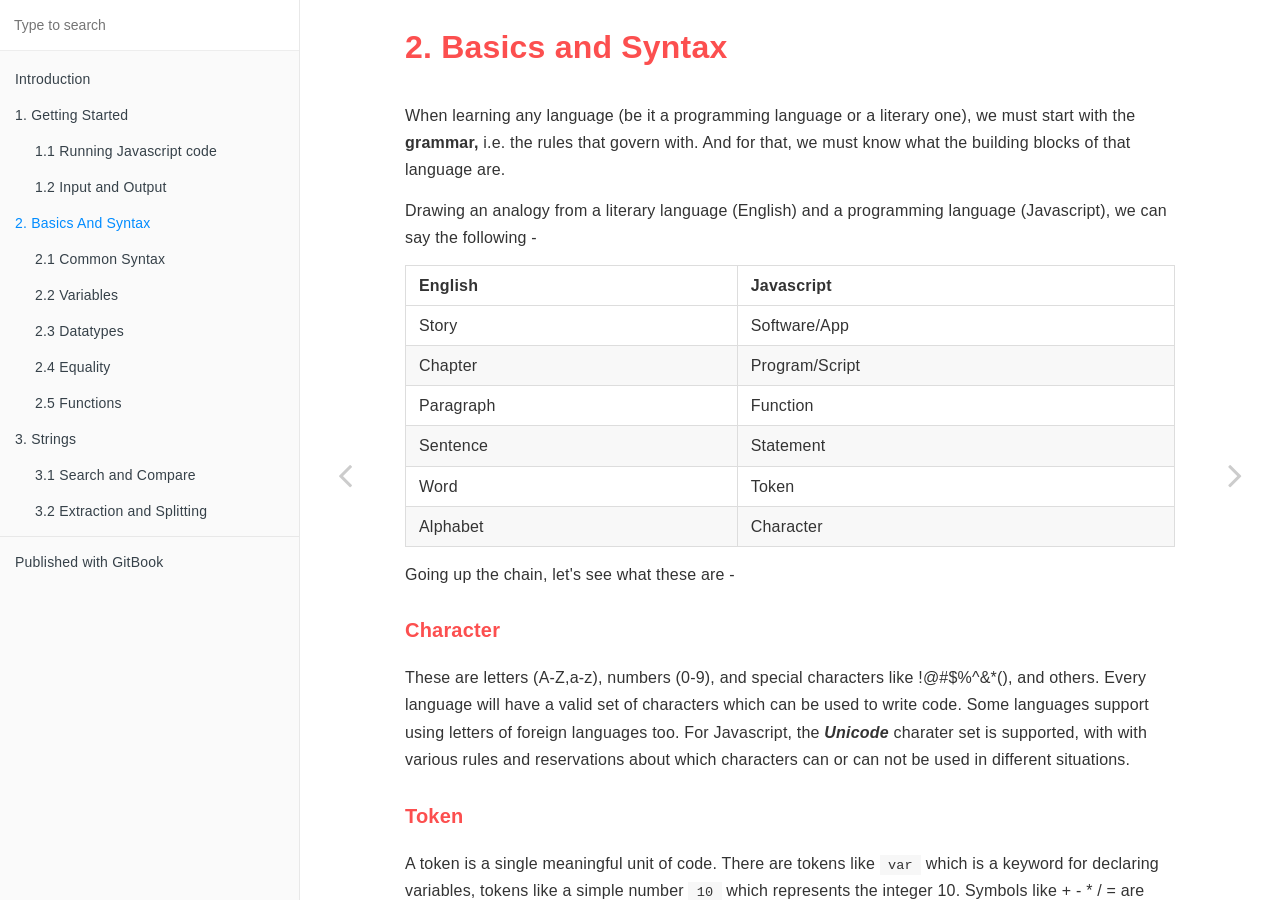
<file: 02-basics/intro.html>
<!DOCTYPE HTML>
<html lang="" >
    <head>
        <meta charset="UTF-8">
        <meta content="text/html; charset=utf-8" http-equiv="Content-Type">
        <title>2. Basics And Syntax · GitBook</title>
        <meta http-equiv="X-UA-Compatible" content="IE=edge" />
        <meta name="description" content="">
        <meta name="generator" content="GitBook 3.2.3">
        
        
        
    
    <link rel="stylesheet" href="../gitbook/style.css">

    
            
                
                <link rel="stylesheet" href="../gitbook/gitbook-plugin-hints/plugin-hints.css">
                
            
                
                <link rel="stylesheet" href="../gitbook/gitbook-plugin-mathjax-commonhtml/mathjax.css">
                
            
                
                <link rel="stylesheet" href="../gitbook/gitbook-plugin-highlight/website.css">
                
            
                
                <link rel="stylesheet" href="../gitbook/gitbook-plugin-search/search.css">
                
            
                
                <link rel="stylesheet" href="../gitbook/gitbook-plugin-fontsettings/website.css">
                
            
        

    

    
        
        <link rel="stylesheet" href="../styles/website.css">
        
    
        
    
        
    
        
    
        
    
        
    

        
    
    
    <meta name="HandheldFriendly" content="true"/>
    <meta name="viewport" content="width=device-width, initial-scale=1, user-scalable=no">
    <meta name="apple-mobile-web-app-capable" content="yes">
    <meta name="apple-mobile-web-app-status-bar-style" content="black">
    <link rel="apple-touch-icon-precomposed" sizes="152x152" href="../gitbook/images/apple-touch-icon-precomposed-152.png">
    <link rel="shortcut icon" href="../gitbook/images/favicon.ico" type="image/x-icon">

    
    <link rel="next" href="02-1-common-syntax.html" />
    
    
    <link rel="prev" href="../01-getting-started/01-2-input-and-output.html" />
    

    </head>
    <body>
        
<div class="book">
    <div class="book-summary">
        
            
<div id="book-search-input" role="search">
    <input type="text" placeholder="Type to search" />
</div>

            
                <nav role="navigation">
                


<ul class="summary">
    
    

    

    
        
        
    
        <li class="chapter " data-level="1.1" data-path="../">
            
                <a href="../">
            
                    
                    Introduction
            
                </a>
            

            
        </li>
    
        <li class="chapter " data-level="1.2" data-path="../01-getting-started/intro.html">
            
                <a href="../01-getting-started/intro.html">
            
                    
                    1. Getting Started
            
                </a>
            

            
            <ul class="articles">
                
    
        <li class="chapter " data-level="1.2.1" data-path="../01-getting-started/01-1-running-javascript-code.html">
            
                <a href="../01-getting-started/01-1-running-javascript-code.html">
            
                    
                    1.1 Running Javascript code
            
                </a>
            

            
        </li>
    
        <li class="chapter " data-level="1.2.2" data-path="../01-getting-started/01-2-input-and-output.html">
            
                <a href="../01-getting-started/01-2-input-and-output.html">
            
                    
                    1.2 Input and Output
            
                </a>
            

            
        </li>
    

            </ul>
            
        </li>
    
        <li class="chapter active" data-level="1.3" data-path="intro.html">
            
                <a href="intro.html">
            
                    
                    2. Basics And Syntax
            
                </a>
            

            
            <ul class="articles">
                
    
        <li class="chapter " data-level="1.3.1" data-path="02-1-common-syntax.html">
            
                <a href="02-1-common-syntax.html">
            
                    
                    2.1 Common Syntax
            
                </a>
            

            
        </li>
    
        <li class="chapter " data-level="1.3.2" data-path="02-2-variables.html">
            
                <a href="02-2-variables.html">
            
                    
                    2.2 Variables
            
                </a>
            

            
        </li>
    
        <li class="chapter " data-level="1.3.3" data-path="02-3-datatypes.html">
            
                <a href="02-3-datatypes.html">
            
                    
                    2.3 Datatypes
            
                </a>
            

            
        </li>
    
        <li class="chapter " data-level="1.3.4" data-path="02-4-equality.html">
            
                <a href="02-4-equality.html">
            
                    
                    2.4 Equality
            
                </a>
            

            
        </li>
    
        <li class="chapter " data-level="1.3.5" data-path="02-5-functions.html">
            
                <a href="02-5-functions.html">
            
                    
                    2.5 Functions
            
                </a>
            

            
        </li>
    

            </ul>
            
        </li>
    
        <li class="chapter " data-level="1.4" data-path="../03-strings/intro.html">
            
                <a href="../03-strings/intro.html">
            
                    
                    3. Strings
            
                </a>
            

            
            <ul class="articles">
                
    
        <li class="chapter " data-level="1.4.1" data-path="../03-strings/03-1-search-and-compare.html">
            
                <a href="../03-strings/03-1-search-and-compare.html">
            
                    
                    3.1 Search and Compare
            
                </a>
            

            
        </li>
    
        <li class="chapter " data-level="1.4.2" data-path="../03-strings/03-2-extraction-and-splitting.html">
            
                <a href="../03-strings/03-2-extraction-and-splitting.html">
            
                    
                    3.2 Extraction and Splitting
            
                </a>
            

            
        </li>
    

            </ul>
            
        </li>
    

    

    <li class="divider"></li>

    <li>
        <a href="https://www.gitbook.com" target="blank" class="gitbook-link">
            Published with GitBook
        </a>
    </li>
</ul>


                </nav>
            
        
    </div>

    <div class="book-body">
        
            <div class="body-inner">
                
                    

<div class="book-header" role="navigation">
    

    <!-- Title -->
    <h1>
        <i class="fa fa-circle-o-notch fa-spin"></i>
        <a href=".." >2. Basics And Syntax</a>
    </h1>
</div>




                    <div class="page-wrapper" tabindex="-1" role="main">
                        <div class="page-inner">
                            
<div id="book-search-results">
    <div class="search-noresults">
    
                                <section class="normal markdown-section">
                                
                                <h1 id="2-basics-and-syntax">2. Basics and Syntax</h1>
<p>When learning any language (be it a programming language or a literary one), we must start with the <strong>grammar, </strong>i.e. the rules that govern with. And for that, we must know what the building blocks of that language are.</p>
<p>Drawing an analogy from a literary language (English) and a programming language (Javascript), we can say the following -</p>
<table>
<thead>
<tr>
<th style="text-align:left">English</th>
<th style="text-align:left">Javascript</th>
</tr>
</thead>
<tbody>
<tr>
<td style="text-align:left">Story</td>
<td style="text-align:left">Software/App</td>
</tr>
<tr>
<td style="text-align:left">Chapter</td>
<td style="text-align:left">Program/Script</td>
</tr>
<tr>
<td style="text-align:left">Paragraph</td>
<td style="text-align:left">Function</td>
</tr>
<tr>
<td style="text-align:left">Sentence</td>
<td style="text-align:left">Statement</td>
</tr>
<tr>
<td style="text-align:left">Word</td>
<td style="text-align:left">Token</td>
</tr>
<tr>
<td style="text-align:left">Alphabet</td>
<td style="text-align:left">Character</td>
</tr>
</tbody>
</table>
<p>Going up the chain, let&apos;s see what these are -</p>
<h4 id="character">Character</h4>
<p>These are letters (A-Z,a-z), numbers (0-9), and special characters like !@#$%^&amp;*(), and others. Every language will have a valid set of characters which can be used to write code. Some languages support using letters of foreign languages too. For Javascript, the <em><strong>Unicode</strong></em> charater set is supported, with with various rules and reservations about which characters can or can not be used in different situations. </p>
<h4 id="token">Token</h4>
<p>A token is a single meaningful unit of code. There are tokens like <code>var</code> which is a keyword for declaring variables, tokens like a simple number <code>10</code> which represents the integer 10. Symbols like + - * / = are also tokens </p>
<h4 id="statement">Statement</h4>
<p>A statement is a single unit of code that makes sense on its own. Similar to what a sentence is in literary languages, when you put tokens together into a line of code, which can be interpreted by the interpreter and some logical step gets taken, that piece of code is called a statement. Some examples are - </p>
<p><code>var a = 10</code> which sets that value of <strong>a </strong> to 10. </p>
<p><code>console.log(&apos;hello&apos;)</code>which prints the word <strong>hello</strong> to the screen. </p>
<h4 id="function">Function</h4>
<p>A collection of statements, that will execute in a given order (governed by some logic). A process of starting the execution of the statements within a function is called <em>invoking</em>, though, more colloquially, <em>calling a function</em> is correct.</p>

                                
                                </section>
                            
    </div>
    <div class="search-results">
        <div class="has-results">
            
            <h1 class="search-results-title"><span class='search-results-count'></span> results matching "<span class='search-query'></span>"</h1>
            <ul class="search-results-list"></ul>
            
        </div>
        <div class="no-results">
            
            <h1 class="search-results-title">No results matching "<span class='search-query'></span>"</h1>
            
        </div>
    </div>
</div>

                        </div>
                    </div>
                
            </div>

            
                
                <a href="../01-getting-started/01-2-input-and-output.html" class="navigation navigation-prev " aria-label="Previous page: 1.2 Input and Output">
                    <i class="fa fa-angle-left"></i>
                </a>
                
                
                <a href="02-1-common-syntax.html" class="navigation navigation-next " aria-label="Next page: 2.1 Common Syntax">
                    <i class="fa fa-angle-right"></i>
                </a>
                
            
        
    </div>

    <script>
        var gitbook = gitbook || [];
        gitbook.push(function() {
            gitbook.page.hasChanged({"page":{"title":"2. Basics And Syntax","level":"1.3","depth":1,"next":{"title":"2.1 Common Syntax","level":"1.3.1","depth":2,"path":"02-basics/02-1-common-syntax.md","ref":"02-basics/02-1-common-syntax.md","articles":[]},"previous":{"title":"1.2 Input and Output","level":"1.2.2","depth":2,"path":"01-getting-started/01-2-input-and-output.md","ref":"01-getting-started/01-2-input-and-output.md","articles":[]},"dir":"ltr"},"config":{"gitbook":"*","theme":"default","variables":{},"plugins":["json","hints","mathjax-commonhtml","youtube"],"pluginsConfig":{"youtube":{},"json":{"output":"_book/book.json"},"search":{},"mathjax-commonhtml":{"defaultScaling":true},"hints":{"danger":"fa fa-exclamation-circle","info":"fa fa-info-circle","tip":"fa fa-mortar-board","working":"fa fa-wrench"},"lunr":{"maxIndexSize":1000000,"ignoreSpecialCharacters":false},"fontsettings":{"theme":"white","family":"sans","size":2},"highlight":{},"sharing":{"facebook":true,"twitter":true,"google":false,"weibo":false,"instapaper":false,"vk":false,"all":["facebook","google","twitter","weibo","instapaper"]},"theme-default":{"styles":{"website":"styles/website.css","pdf":"styles/pdf.css","epub":"styles/epub.css","mobi":"styles/mobi.css","ebook":"styles/ebook.css","print":"styles/print.css"},"showLevel":false}},"structure":{"langs":"LANGS.md","readme":"README.md","glossary":"GLOSSARY.md","summary":"SUMMARY.md"},"pdf":{"pageNumbers":true,"fontSize":12,"fontFamily":"Arial","paperSize":"a4","chapterMark":"pagebreak","pageBreaksBefore":"/","margin":{"right":62,"left":62,"top":56,"bottom":56}},"styles":{"website":"styles/website.css","pdf":"styles/pdf.css","epub":"styles/epub.css","mobi":"styles/mobi.css","ebook":"styles/ebook.css","print":"styles/print.css"}},"file":{"path":"02-basics/intro.md","mtime":"2018-09-29T05:51:06.306Z","type":"markdown"},"gitbook":{"version":"3.2.3","time":"2018-09-29T05:52:07.479Z"},"basePath":"..","book":{"language":""}});
        });
    </script>
</div>

        
    <script src="../gitbook/gitbook.js"></script>
    <script src="../gitbook/theme.js"></script>
    
        
        <script src="../gitbook/gitbook-plugin-search/search-engine.js"></script>
        
    
        
        <script src="../gitbook/gitbook-plugin-search/search.js"></script>
        
    
        
        <script src="../gitbook/gitbook-plugin-lunr/lunr.min.js"></script>
        
    
        
        <script src="../gitbook/gitbook-plugin-lunr/search-lunr.js"></script>
        
    
        
        <script src="../gitbook/gitbook-plugin-sharing/buttons.js"></script>
        
    
        
        <script src="../gitbook/gitbook-plugin-fontsettings/fontsettings.js"></script>
        
    

    </body>
</html>
</file>
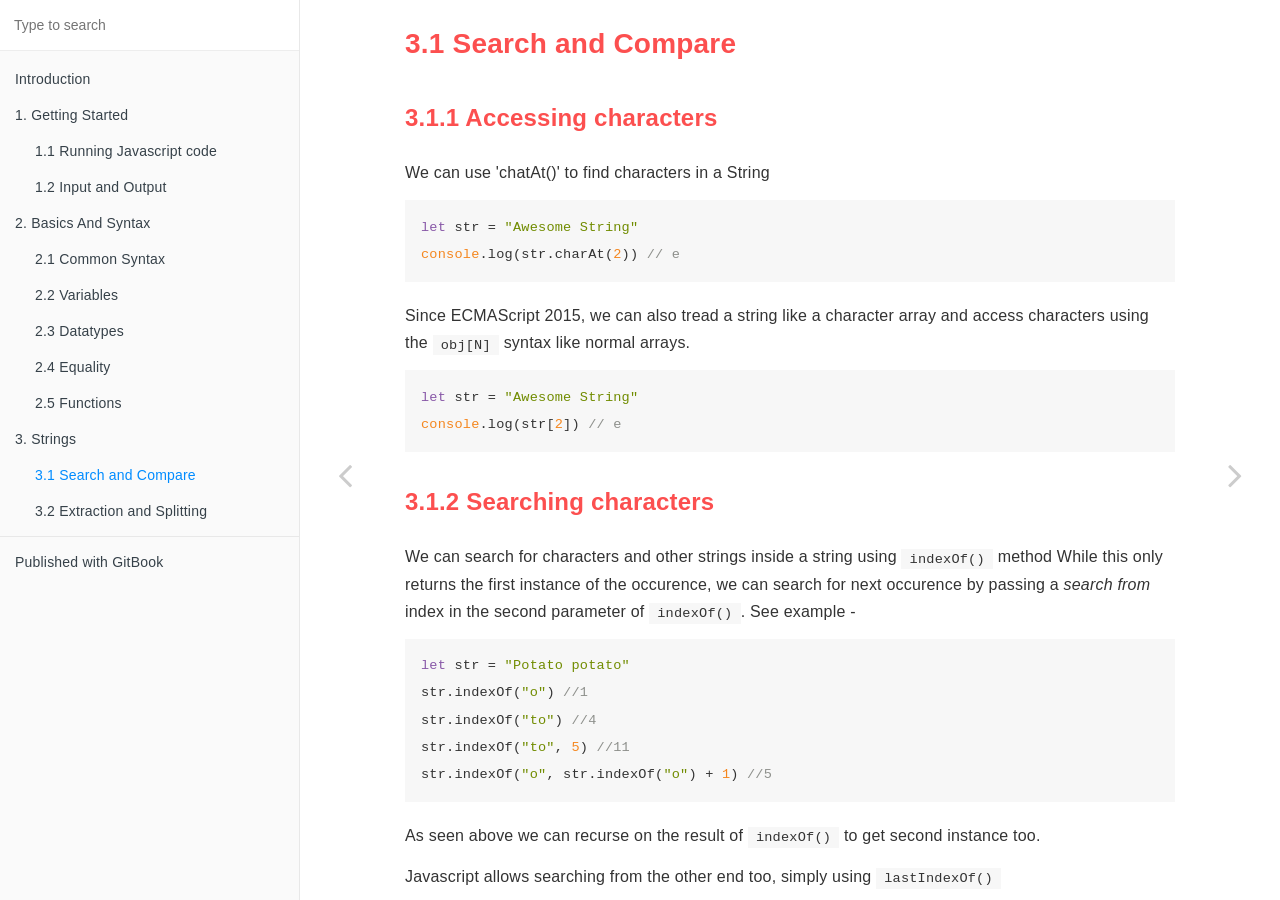
<file: 03-strings/03-1-search-and-compare.html>
<!DOCTYPE HTML>
<html lang="" >
    <head>
        <meta charset="UTF-8">
        <meta content="text/html; charset=utf-8" http-equiv="Content-Type">
        <title>3.1 Search and Compare · GitBook</title>
        <meta http-equiv="X-UA-Compatible" content="IE=edge" />
        <meta name="description" content="">
        <meta name="generator" content="GitBook 3.2.3">
        
        
        
    
    <link rel="stylesheet" href="../gitbook/style.css">

    
            
                
                <link rel="stylesheet" href="../gitbook/gitbook-plugin-hints/plugin-hints.css">
                
            
                
                <link rel="stylesheet" href="../gitbook/gitbook-plugin-mathjax-commonhtml/mathjax.css">
                
            
                
                <link rel="stylesheet" href="../gitbook/gitbook-plugin-highlight/website.css">
                
            
                
                <link rel="stylesheet" href="../gitbook/gitbook-plugin-search/search.css">
                
            
                
                <link rel="stylesheet" href="../gitbook/gitbook-plugin-fontsettings/website.css">
                
            
        

    

    
        
        <link rel="stylesheet" href="../styles/website.css">
        
    
        
    
        
    
        
    
        
    
        
    

        
    
    
    <meta name="HandheldFriendly" content="true"/>
    <meta name="viewport" content="width=device-width, initial-scale=1, user-scalable=no">
    <meta name="apple-mobile-web-app-capable" content="yes">
    <meta name="apple-mobile-web-app-status-bar-style" content="black">
    <link rel="apple-touch-icon-precomposed" sizes="152x152" href="../gitbook/images/apple-touch-icon-precomposed-152.png">
    <link rel="shortcut icon" href="../gitbook/images/favicon.ico" type="image/x-icon">

    
    <link rel="next" href="03-2-extraction-and-splitting.html" />
    
    
    <link rel="prev" href="intro.html" />
    

    </head>
    <body>
        
<div class="book">
    <div class="book-summary">
        
            
<div id="book-search-input" role="search">
    <input type="text" placeholder="Type to search" />
</div>

            
                <nav role="navigation">
                


<ul class="summary">
    
    

    

    
        
        
    
        <li class="chapter " data-level="1.1" data-path="../">
            
                <a href="../">
            
                    
                    Introduction
            
                </a>
            

            
        </li>
    
        <li class="chapter " data-level="1.2" data-path="../01-getting-started/intro.html">
            
                <a href="../01-getting-started/intro.html">
            
                    
                    1. Getting Started
            
                </a>
            

            
            <ul class="articles">
                
    
        <li class="chapter " data-level="1.2.1" data-path="../01-getting-started/01-1-running-javascript-code.html">
            
                <a href="../01-getting-started/01-1-running-javascript-code.html">
            
                    
                    1.1 Running Javascript code
            
                </a>
            

            
        </li>
    
        <li class="chapter " data-level="1.2.2" data-path="../01-getting-started/01-2-input-and-output.html">
            
                <a href="../01-getting-started/01-2-input-and-output.html">
            
                    
                    1.2 Input and Output
            
                </a>
            

            
        </li>
    

            </ul>
            
        </li>
    
        <li class="chapter " data-level="1.3" data-path="../02-basics/intro.html">
            
                <a href="../02-basics/intro.html">
            
                    
                    2. Basics And Syntax
            
                </a>
            

            
            <ul class="articles">
                
    
        <li class="chapter " data-level="1.3.1" data-path="../02-basics/02-1-common-syntax.html">
            
                <a href="../02-basics/02-1-common-syntax.html">
            
                    
                    2.1 Common Syntax
            
                </a>
            

            
        </li>
    
        <li class="chapter " data-level="1.3.2" data-path="../02-basics/02-2-variables.html">
            
                <a href="../02-basics/02-2-variables.html">
            
                    
                    2.2 Variables
            
                </a>
            

            
        </li>
    
        <li class="chapter " data-level="1.3.3" data-path="../02-basics/02-3-datatypes.html">
            
                <a href="../02-basics/02-3-datatypes.html">
            
                    
                    2.3 Datatypes
            
                </a>
            

            
        </li>
    
        <li class="chapter " data-level="1.3.4" data-path="../02-basics/02-4-equality.html">
            
                <a href="../02-basics/02-4-equality.html">
            
                    
                    2.4 Equality
            
                </a>
            

            
        </li>
    
        <li class="chapter " data-level="1.3.5" data-path="../02-basics/02-5-functions.html">
            
                <a href="../02-basics/02-5-functions.html">
            
                    
                    2.5 Functions
            
                </a>
            

            
        </li>
    

            </ul>
            
        </li>
    
        <li class="chapter " data-level="1.4" data-path="intro.html">
            
                <a href="intro.html">
            
                    
                    3. Strings
            
                </a>
            

            
            <ul class="articles">
                
    
        <li class="chapter active" data-level="1.4.1" data-path="03-1-search-and-compare.html">
            
                <a href="03-1-search-and-compare.html">
            
                    
                    3.1 Search and Compare
            
                </a>
            

            
        </li>
    
        <li class="chapter " data-level="1.4.2" data-path="03-2-extraction-and-splitting.html">
            
                <a href="03-2-extraction-and-splitting.html">
            
                    
                    3.2 Extraction and Splitting
            
                </a>
            

            
        </li>
    

            </ul>
            
        </li>
    

    

    <li class="divider"></li>

    <li>
        <a href="https://www.gitbook.com" target="blank" class="gitbook-link">
            Published with GitBook
        </a>
    </li>
</ul>


                </nav>
            
        
    </div>

    <div class="book-body">
        
            <div class="body-inner">
                
                    

<div class="book-header" role="navigation">
    

    <!-- Title -->
    <h1>
        <i class="fa fa-circle-o-notch fa-spin"></i>
        <a href=".." >3.1 Search and Compare</a>
    </h1>
</div>




                    <div class="page-wrapper" tabindex="-1" role="main">
                        <div class="page-inner">
                            
<div id="book-search-results">
    <div class="search-noresults">
    
                                <section class="normal markdown-section">
                                
                                <h2 id="31-search-and-compare">3.1 Search and Compare</h2>
<h3 id="311-accessing-characters">3.1.1 Accessing characters</h3>
<p>We can use &apos;chatAt()&apos; to find characters in a String</p>
<pre><code class="lang-js"><span class="hljs-keyword">let</span> str = <span class="hljs-string">&quot;Awesome String&quot;</span>
<span class="hljs-built_in">console</span>.log(str.charAt(<span class="hljs-number">2</span>)) <span class="hljs-comment">// e</span>
</code></pre>
<p>Since ECMAScript 2015, we can also tread a string like a character array and
access characters using the <code>obj[N]</code> syntax like normal arrays.</p>
<pre><code class="lang-js"><span class="hljs-keyword">let</span> str = <span class="hljs-string">&quot;Awesome String&quot;</span>
<span class="hljs-built_in">console</span>.log(str[<span class="hljs-number">2</span>]) <span class="hljs-comment">// e</span>
</code></pre>
<h3 id="312-searching-characters">3.1.2 Searching characters</h3>
<p>We can search for characters and other strings inside a string using <code>indexOf()</code> method
While this only returns the first instance of the occurence, we can search for next occurence
by passing a <em>search from</em> index in the second parameter of <code>indexOf()</code>. See example -</p>
<pre><code class="lang-js"><span class="hljs-keyword">let</span> str = <span class="hljs-string">&quot;Potato potato&quot;</span>
str.indexOf(<span class="hljs-string">&quot;o&quot;</span>) <span class="hljs-comment">//1</span>
str.indexOf(<span class="hljs-string">&quot;to&quot;</span>) <span class="hljs-comment">//4</span>
str.indexOf(<span class="hljs-string">&quot;to&quot;</span>, <span class="hljs-number">5</span>) <span class="hljs-comment">//11</span>
str.indexOf(<span class="hljs-string">&quot;o&quot;</span>, str.indexOf(<span class="hljs-string">&quot;o&quot;</span>) + <span class="hljs-number">1</span>) <span class="hljs-comment">//5</span>
</code></pre>
<p>As seen above we can recurse on the result of <code>indexOf()</code> to get second instance too.</p>
<p>Javascript allows searching from the other end too, simply using <code>lastIndexOf()</code></p>
<pre><code class="lang-js"><span class="hljs-keyword">let</span> str = <span class="hljs-string">&quot;Potato potato&quot;</span>
str.lastIndexOf(<span class="hljs-string">&quot;o&quot;</span>) <span class="hljs-comment">//12</span>
str.lastIndexOf(<span class="hljs-string">&quot;to&quot;</span>, <span class="hljs-number">10</span>) <span class="hljs-comment">//4</span>
</code></pre>

                                
                                </section>
                            
    </div>
    <div class="search-results">
        <div class="has-results">
            
            <h1 class="search-results-title"><span class='search-results-count'></span> results matching "<span class='search-query'></span>"</h1>
            <ul class="search-results-list"></ul>
            
        </div>
        <div class="no-results">
            
            <h1 class="search-results-title">No results matching "<span class='search-query'></span>"</h1>
            
        </div>
    </div>
</div>

                        </div>
                    </div>
                
            </div>

            
                
                <a href="intro.html" class="navigation navigation-prev " aria-label="Previous page: 3. Strings">
                    <i class="fa fa-angle-left"></i>
                </a>
                
                
                <a href="03-2-extraction-and-splitting.html" class="navigation navigation-next " aria-label="Next page: 3.2 Extraction and Splitting">
                    <i class="fa fa-angle-right"></i>
                </a>
                
            
        
    </div>

    <script>
        var gitbook = gitbook || [];
        gitbook.push(function() {
            gitbook.page.hasChanged({"page":{"title":"3.1 Search and Compare","level":"1.4.1","depth":2,"next":{"title":"3.2 Extraction and Splitting","level":"1.4.2","depth":2,"path":"03-strings/03-2-extraction-and-splitting.md","ref":"03-strings/03-2-extraction-and-splitting.md","articles":[]},"previous":{"title":"3. Strings","level":"1.4","depth":1,"path":"03-strings/intro.md","ref":"03-strings/intro.md","articles":[{"title":"3.1 Search and Compare","level":"1.4.1","depth":2,"path":"03-strings/03-1-search-and-compare.md","ref":"03-strings/03-1-search-and-compare.md","articles":[]},{"title":"3.2 Extraction and Splitting","level":"1.4.2","depth":2,"path":"03-strings/03-2-extraction-and-splitting.md","ref":"03-strings/03-2-extraction-and-splitting.md","articles":[]}]},"dir":"ltr"},"config":{"gitbook":"*","theme":"default","variables":{},"plugins":["json","hints","mathjax-commonhtml","youtube"],"pluginsConfig":{"youtube":{},"json":{"output":"_book/book.json"},"search":{},"mathjax-commonhtml":{"defaultScaling":true},"hints":{"danger":"fa fa-exclamation-circle","info":"fa fa-info-circle","tip":"fa fa-mortar-board","working":"fa fa-wrench"},"lunr":{"maxIndexSize":1000000,"ignoreSpecialCharacters":false},"fontsettings":{"theme":"white","family":"sans","size":2},"highlight":{},"sharing":{"facebook":true,"twitter":true,"google":false,"weibo":false,"instapaper":false,"vk":false,"all":["facebook","google","twitter","weibo","instapaper"]},"theme-default":{"styles":{"website":"styles/website.css","pdf":"styles/pdf.css","epub":"styles/epub.css","mobi":"styles/mobi.css","ebook":"styles/ebook.css","print":"styles/print.css"},"showLevel":false}},"structure":{"langs":"LANGS.md","readme":"README.md","glossary":"GLOSSARY.md","summary":"SUMMARY.md"},"pdf":{"pageNumbers":true,"fontSize":12,"fontFamily":"Arial","paperSize":"a4","chapterMark":"pagebreak","pageBreaksBefore":"/","margin":{"right":62,"left":62,"top":56,"bottom":56}},"styles":{"website":"styles/website.css","pdf":"styles/pdf.css","epub":"styles/epub.css","mobi":"styles/mobi.css","ebook":"styles/ebook.css","print":"styles/print.css"}},"file":{"path":"03-strings/03-1-search-and-compare.md","mtime":"2018-09-29T05:51:06.306Z","type":"markdown"},"gitbook":{"version":"3.2.3","time":"2018-09-29T05:52:07.479Z"},"basePath":"..","book":{"language":""}});
        });
    </script>
</div>

        
    <script src="../gitbook/gitbook.js"></script>
    <script src="../gitbook/theme.js"></script>
    
        
        <script src="../gitbook/gitbook-plugin-search/search-engine.js"></script>
        
    
        
        <script src="../gitbook/gitbook-plugin-search/search.js"></script>
        
    
        
        <script src="../gitbook/gitbook-plugin-lunr/lunr.min.js"></script>
        
    
        
        <script src="../gitbook/gitbook-plugin-lunr/search-lunr.js"></script>
        
    
        
        <script src="../gitbook/gitbook-plugin-sharing/buttons.js"></script>
        
    
        
        <script src="../gitbook/gitbook-plugin-fontsettings/fontsettings.js"></script>
        
    

    </body>
</html>
</file>
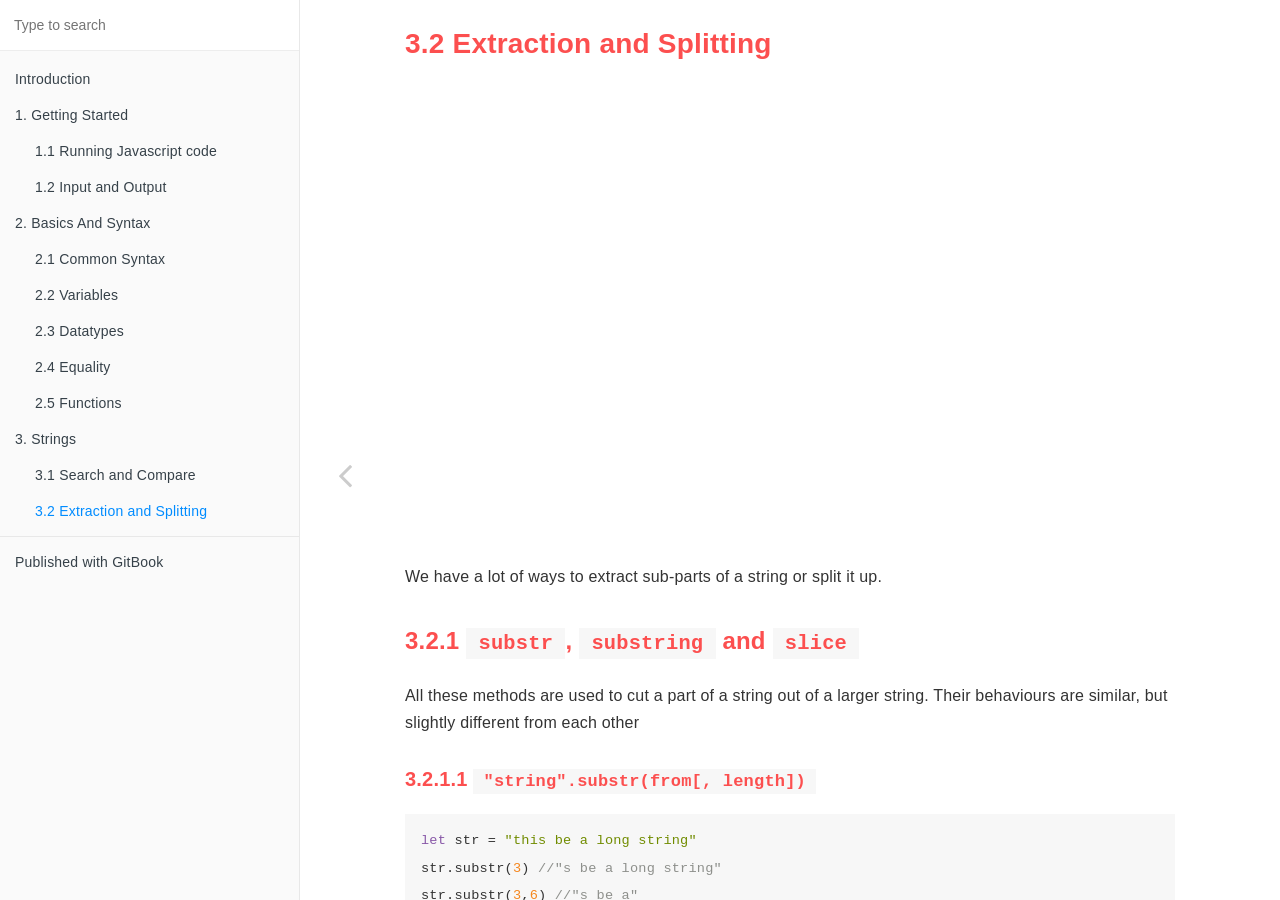
<file: 03-strings/03-2-extraction-and-splitting.html>
<!DOCTYPE HTML>
<html lang="" >
    <head>
        <meta charset="UTF-8">
        <meta content="text/html; charset=utf-8" http-equiv="Content-Type">
        <title>3.2 Extraction and Splitting · GitBook</title>
        <meta http-equiv="X-UA-Compatible" content="IE=edge" />
        <meta name="description" content="">
        <meta name="generator" content="GitBook 3.2.3">
        
        
        
    
    <link rel="stylesheet" href="../gitbook/style.css">

    
            
                
                <link rel="stylesheet" href="../gitbook/gitbook-plugin-hints/plugin-hints.css">
                
            
                
                <link rel="stylesheet" href="../gitbook/gitbook-plugin-mathjax-commonhtml/mathjax.css">
                
            
                
                <link rel="stylesheet" href="../gitbook/gitbook-plugin-highlight/website.css">
                
            
                
                <link rel="stylesheet" href="../gitbook/gitbook-plugin-search/search.css">
                
            
                
                <link rel="stylesheet" href="../gitbook/gitbook-plugin-fontsettings/website.css">
                
            
        

    

    
        
        <link rel="stylesheet" href="../styles/website.css">
        
    
        
    
        
    
        
    
        
    
        
    

        
    
    
    <meta name="HandheldFriendly" content="true"/>
    <meta name="viewport" content="width=device-width, initial-scale=1, user-scalable=no">
    <meta name="apple-mobile-web-app-capable" content="yes">
    <meta name="apple-mobile-web-app-status-bar-style" content="black">
    <link rel="apple-touch-icon-precomposed" sizes="152x152" href="../gitbook/images/apple-touch-icon-precomposed-152.png">
    <link rel="shortcut icon" href="../gitbook/images/favicon.ico" type="image/x-icon">

    
    
    <link rel="prev" href="03-1-search-and-compare.html" />
    

    </head>
    <body>
        
<div class="book">
    <div class="book-summary">
        
            
<div id="book-search-input" role="search">
    <input type="text" placeholder="Type to search" />
</div>

            
                <nav role="navigation">
                


<ul class="summary">
    
    

    

    
        
        
    
        <li class="chapter " data-level="1.1" data-path="../">
            
                <a href="../">
            
                    
                    Introduction
            
                </a>
            

            
        </li>
    
        <li class="chapter " data-level="1.2" data-path="../01-getting-started/intro.html">
            
                <a href="../01-getting-started/intro.html">
            
                    
                    1. Getting Started
            
                </a>
            

            
            <ul class="articles">
                
    
        <li class="chapter " data-level="1.2.1" data-path="../01-getting-started/01-1-running-javascript-code.html">
            
                <a href="../01-getting-started/01-1-running-javascript-code.html">
            
                    
                    1.1 Running Javascript code
            
                </a>
            

            
        </li>
    
        <li class="chapter " data-level="1.2.2" data-path="../01-getting-started/01-2-input-and-output.html">
            
                <a href="../01-getting-started/01-2-input-and-output.html">
            
                    
                    1.2 Input and Output
            
                </a>
            

            
        </li>
    

            </ul>
            
        </li>
    
        <li class="chapter " data-level="1.3" data-path="../02-basics/intro.html">
            
                <a href="../02-basics/intro.html">
            
                    
                    2. Basics And Syntax
            
                </a>
            

            
            <ul class="articles">
                
    
        <li class="chapter " data-level="1.3.1" data-path="../02-basics/02-1-common-syntax.html">
            
                <a href="../02-basics/02-1-common-syntax.html">
            
                    
                    2.1 Common Syntax
            
                </a>
            

            
        </li>
    
        <li class="chapter " data-level="1.3.2" data-path="../02-basics/02-2-variables.html">
            
                <a href="../02-basics/02-2-variables.html">
            
                    
                    2.2 Variables
            
                </a>
            

            
        </li>
    
        <li class="chapter " data-level="1.3.3" data-path="../02-basics/02-3-datatypes.html">
            
                <a href="../02-basics/02-3-datatypes.html">
            
                    
                    2.3 Datatypes
            
                </a>
            

            
        </li>
    
        <li class="chapter " data-level="1.3.4" data-path="../02-basics/02-4-equality.html">
            
                <a href="../02-basics/02-4-equality.html">
            
                    
                    2.4 Equality
            
                </a>
            

            
        </li>
    
        <li class="chapter " data-level="1.3.5" data-path="../02-basics/02-5-functions.html">
            
                <a href="../02-basics/02-5-functions.html">
            
                    
                    2.5 Functions
            
                </a>
            

            
        </li>
    

            </ul>
            
        </li>
    
        <li class="chapter " data-level="1.4" data-path="intro.html">
            
                <a href="intro.html">
            
                    
                    3. Strings
            
                </a>
            

            
            <ul class="articles">
                
    
        <li class="chapter " data-level="1.4.1" data-path="03-1-search-and-compare.html">
            
                <a href="03-1-search-and-compare.html">
            
                    
                    3.1 Search and Compare
            
                </a>
            

            
        </li>
    
        <li class="chapter active" data-level="1.4.2" data-path="03-2-extraction-and-splitting.html">
            
                <a href="03-2-extraction-and-splitting.html">
            
                    
                    3.2 Extraction and Splitting
            
                </a>
            

            
        </li>
    

            </ul>
            
        </li>
    

    

    <li class="divider"></li>

    <li>
        <a href="https://www.gitbook.com" target="blank" class="gitbook-link">
            Published with GitBook
        </a>
    </li>
</ul>


                </nav>
            
        
    </div>

    <div class="book-body">
        
            <div class="body-inner">
                
                    

<div class="book-header" role="navigation">
    

    <!-- Title -->
    <h1>
        <i class="fa fa-circle-o-notch fa-spin"></i>
        <a href=".." >3.2 Extraction and Splitting</a>
    </h1>
</div>




                    <div class="page-wrapper" tabindex="-1" role="main">
                        <div class="page-inner">
                            
<div id="book-search-results">
    <div class="search-noresults">
    
                                <section class="normal markdown-section">
                                
                                <h2 id="32-extraction-and-splitting">3.2 Extraction and Splitting</h2>
<p><div style="position: relative;padding-bottom: 56.25%;padding-top: 25px;height: 0;"><iframe frameborder="0" allowfullscreen style="border: none;position: absolute;top: 0;left: 0;width: 100%;height: 100%;" src="//www.youtube.com/embed/
"></iframe></div></p>
<p>We have a lot of ways to extract sub-parts of a string or split it up.</p>
<h3 id="321-substr-substring-and--slice">3.2.1 <code>substr</code>, <code>substring</code> and  <code>slice</code></h3>
<p>All these methods are used to cut a part of a string out of a larger string.
Their behaviours are similar, but slightly different from each other</p>
<h4 id="3211-stringsubstrfrom-length">3.2.1.1 <code>&quot;string&quot;.substr(from[, length])</code></h4>
<pre><code class="lang-js"><span class="hljs-keyword">let</span> str = <span class="hljs-string">&quot;this be a long string&quot;</span>
str.substr(<span class="hljs-number">3</span>) <span class="hljs-comment">//&quot;s be a long string&quot;</span>
str.substr(<span class="hljs-number">3</span>,<span class="hljs-number">6</span>) <span class="hljs-comment">//&quot;s be a&quot;</span>
str.substr(<span class="hljs-number">-4</span>) <span class="hljs-comment">//&quot;ring&quot;</span>
str.substr(<span class="hljs-number">-10</span>, <span class="hljs-number">6</span>) <span class="hljs-comment">//&quot;ong st&quot;</span>
</code></pre>
<p>The first argument gives the position from where we start, and the <em>optional</em> second
argument tells us how many characters are in the new substring. If not provided, we go
all the way upto the end of the original string.
Additionally, as we see, it also takes negative parameters for the <code>from</code> argument.
Negative position is counted from the end of the string.</p>
<h4 id="3212-stringsubstringfrom-end">3.2.1.2 <code>&quot;string&quot;.substring(from[, end])</code></h4>
<pre><code class="lang-js"><span class="hljs-keyword">let</span> str = <span class="hljs-string">&quot;this be a long string&quot;</span>
str.substring(<span class="hljs-number">5</span>) <span class="hljs-comment">//&quot;be a long string&quot;</span>
str.substring(<span class="hljs-number">5</span>,<span class="hljs-number">7</span>) <span class="hljs-comment">//&quot;be&quot;</span>
</code></pre>
<p><code>substring</code> takes <code>from</code> and <code>to</code> as parameters, creating a sub string as per the given
positions. If the second argument is not provided, it goes all the way to the end.
<em><strong>Note that substring does not allow negative parameters</strong></em></p>
<h4 id="3213-stringslicefrom-to">3.2.1.3 <code>&quot;string&quot;.slice(from[, to])</code></h4>
<pre><code class="lang-js"><span class="hljs-keyword">let</span> str = <span class="hljs-string">&quot;this be a long string&quot;</span>
str.slice(<span class="hljs-number">5</span>) <span class="hljs-comment">//&quot;be a long string&quot;</span>
str.slice(<span class="hljs-number">5</span>,<span class="hljs-number">9</span>) <span class="hljs-comment">//&quot;be a&quot;</span>
str.slice(<span class="hljs-number">-10</span>) <span class="hljs-comment">//&quot;ong string&quot;</span>
str.slice(<span class="hljs-number">-10</span>, <span class="hljs-number">-5</span>) <span class="hljs-comment">//&quot;ong s&quot;</span>
</code></pre>
<p>As the example shows, <code>slice</code> is very similar to <code>substring</code>, only differing in that
it can also accept negative values for the <code>from</code> and <code>to</code> arguments.
Negative values are counted from end of the string.</p>
<p><em><strong>Note that when using both negative and positive values, the second argument must be larger
than (to the right of) the first argument</strong></em> Javascript cannot slice, substring or substr from right
to left.</p>
<h3 id="322-splitting-a-string">3.2.2 <code>split</code>ting a string</h3>
<p>Strings have a <code>split()</code> method that takes a <em>regular expression</em> (regexp) argument. It splits the string
into an array of strings at every occurence of the given regexp. The regexp can just be simple string,
or it can use full RegExp powers to split a string at each <strong>&apos;&lt;space&gt;sh&apos; or &apos;&lt;space&gt;s&apos;</strong> as shown below</p>
<pre><code class="lang-js"><span class="hljs-keyword">let</span> str = <span class="hljs-string">&quot;she sells sea shells on the sea shore&quot;</span>
str.split(<span class="hljs-string">&apos;a&apos;</span>)
<span class="hljs-comment">//[&apos;she sells se&apos;, &apos;shells on the se&apos;, &apos;shore&apos;]</span>
str.split(<span class="hljs-string">&apos; &apos;</span>)
<span class="hljs-comment">//[she,sells,sea,shells,on,the,sea,shore]</span>
str.split(<span class="hljs-string">&apos;&apos;</span>)
<span class="hljs-comment">//[s,h,e, ,s,e,l,l,s, ,s,e,a, ,s,h,e,l,l,s, ,o,n, ,t,h,e, ,s,e,a, ,s,h,o,r,e]</span>
str.split(<span class="hljs-regexp">/[ sh, s]/</span>)
<span class="hljs-comment">//[,,e,,ell,,,ea,,,ell,,on,t,e,,ea,,,ore]</span>
</code></pre>
<p>As seen, we can split a string with <code>&apos;&apos;</code>, i.e. an <em>empty string</em> which basically turns the string
into an array of its individual characters.</p>

                                
                                </section>
                            
    </div>
    <div class="search-results">
        <div class="has-results">
            
            <h1 class="search-results-title"><span class='search-results-count'></span> results matching "<span class='search-query'></span>"</h1>
            <ul class="search-results-list"></ul>
            
        </div>
        <div class="no-results">
            
            <h1 class="search-results-title">No results matching "<span class='search-query'></span>"</h1>
            
        </div>
    </div>
</div>

                        </div>
                    </div>
                
            </div>

            
                
                <a href="03-1-search-and-compare.html" class="navigation navigation-prev navigation-unique" aria-label="Previous page: 3.1 Search and Compare">
                    <i class="fa fa-angle-left"></i>
                </a>
                
                
            
        
    </div>

    <script>
        var gitbook = gitbook || [];
        gitbook.push(function() {
            gitbook.page.hasChanged({"page":{"title":"3.2 Extraction and Splitting","level":"1.4.2","depth":2,"previous":{"title":"3.1 Search and Compare","level":"1.4.1","depth":2,"path":"03-strings/03-1-search-and-compare.md","ref":"03-strings/03-1-search-and-compare.md","articles":[]},"dir":"ltr"},"config":{"gitbook":"*","theme":"default","variables":{},"plugins":["json","hints","mathjax-commonhtml","youtube"],"pluginsConfig":{"youtube":{},"json":{"output":"_book/book.json"},"search":{},"mathjax-commonhtml":{"defaultScaling":true},"hints":{"danger":"fa fa-exclamation-circle","info":"fa fa-info-circle","tip":"fa fa-mortar-board","working":"fa fa-wrench"},"lunr":{"maxIndexSize":1000000,"ignoreSpecialCharacters":false},"fontsettings":{"theme":"white","family":"sans","size":2},"highlight":{},"sharing":{"facebook":true,"twitter":true,"google":false,"weibo":false,"instapaper":false,"vk":false,"all":["facebook","google","twitter","weibo","instapaper"]},"theme-default":{"styles":{"website":"styles/website.css","pdf":"styles/pdf.css","epub":"styles/epub.css","mobi":"styles/mobi.css","ebook":"styles/ebook.css","print":"styles/print.css"},"showLevel":false}},"structure":{"langs":"LANGS.md","readme":"README.md","glossary":"GLOSSARY.md","summary":"SUMMARY.md"},"pdf":{"pageNumbers":true,"fontSize":12,"fontFamily":"Arial","paperSize":"a4","chapterMark":"pagebreak","pageBreaksBefore":"/","margin":{"right":62,"left":62,"top":56,"bottom":56}},"styles":{"website":"styles/website.css","pdf":"styles/pdf.css","epub":"styles/epub.css","mobi":"styles/mobi.css","ebook":"styles/ebook.css","print":"styles/print.css"}},"file":{"path":"03-strings/03-2-extraction-and-splitting.md","mtime":"2018-09-29T05:51:06.306Z","type":"markdown"},"gitbook":{"version":"3.2.3","time":"2018-09-29T05:52:07.479Z"},"basePath":"..","book":{"language":""}});
        });
    </script>
</div>

        
    <script src="../gitbook/gitbook.js"></script>
    <script src="../gitbook/theme.js"></script>
    
        
        <script src="../gitbook/gitbook-plugin-search/search-engine.js"></script>
        
    
        
        <script src="../gitbook/gitbook-plugin-search/search.js"></script>
        
    
        
        <script src="../gitbook/gitbook-plugin-lunr/lunr.min.js"></script>
        
    
        
        <script src="../gitbook/gitbook-plugin-lunr/search-lunr.js"></script>
        
    
        
        <script src="../gitbook/gitbook-plugin-sharing/buttons.js"></script>
        
    
        
        <script src="../gitbook/gitbook-plugin-fontsettings/fontsettings.js"></script>
        
    

    </body>
</html>
</file>
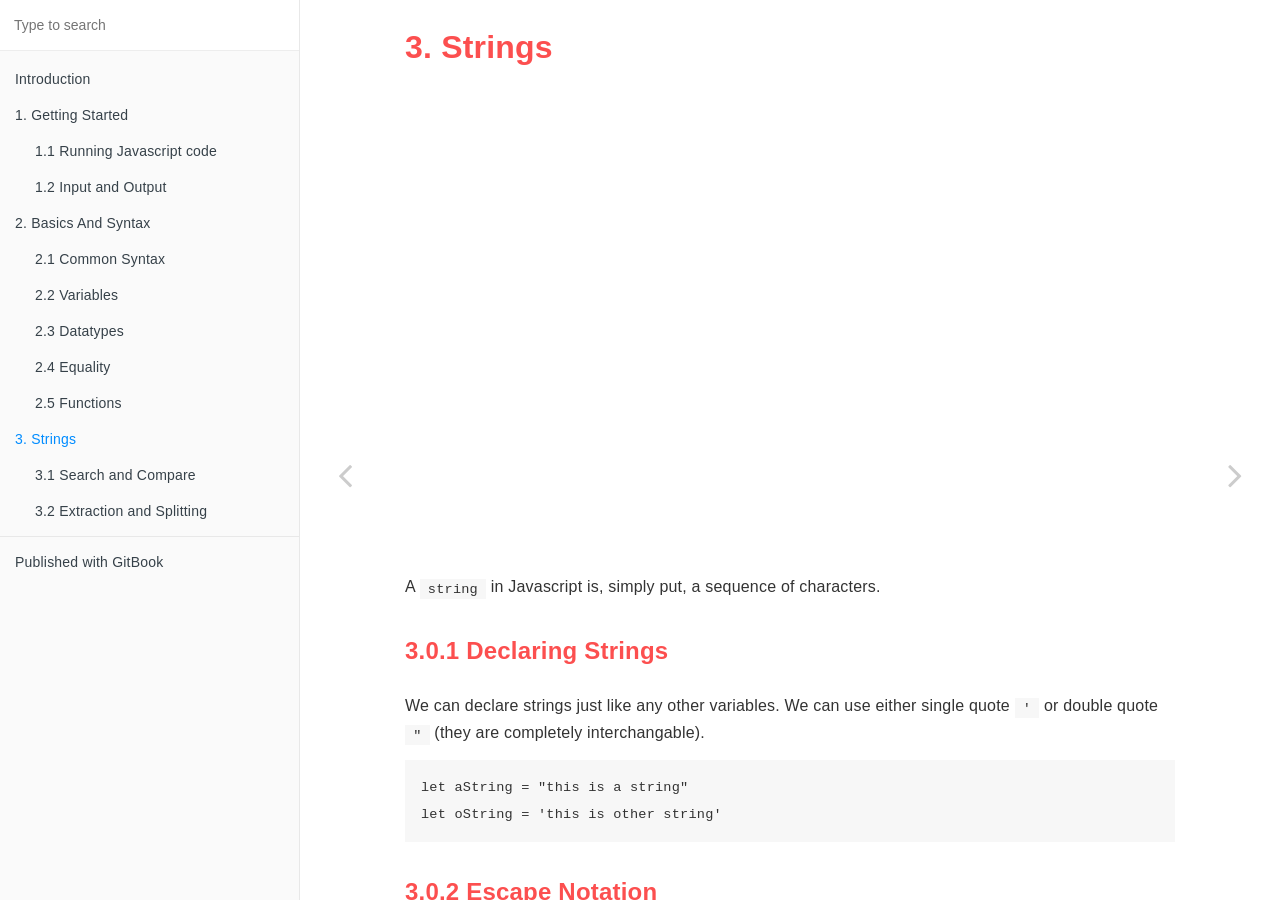
<file: 03-strings/intro.html>
<!DOCTYPE HTML>
<html lang="" >
    <head>
        <meta charset="UTF-8">
        <meta content="text/html; charset=utf-8" http-equiv="Content-Type">
        <title>3. Strings · GitBook</title>
        <meta http-equiv="X-UA-Compatible" content="IE=edge" />
        <meta name="description" content="">
        <meta name="generator" content="GitBook 3.2.3">
        
        
        
    
    <link rel="stylesheet" href="../gitbook/style.css">

    
            
                
                <link rel="stylesheet" href="../gitbook/gitbook-plugin-hints/plugin-hints.css">
                
            
                
                <link rel="stylesheet" href="../gitbook/gitbook-plugin-mathjax-commonhtml/mathjax.css">
                
            
                
                <link rel="stylesheet" href="../gitbook/gitbook-plugin-highlight/website.css">
                
            
                
                <link rel="stylesheet" href="../gitbook/gitbook-plugin-search/search.css">
                
            
                
                <link rel="stylesheet" href="../gitbook/gitbook-plugin-fontsettings/website.css">
                
            
        

    

    
        
        <link rel="stylesheet" href="../styles/website.css">
        
    
        
    
        
    
        
    
        
    
        
    

        
    
    
    <meta name="HandheldFriendly" content="true"/>
    <meta name="viewport" content="width=device-width, initial-scale=1, user-scalable=no">
    <meta name="apple-mobile-web-app-capable" content="yes">
    <meta name="apple-mobile-web-app-status-bar-style" content="black">
    <link rel="apple-touch-icon-precomposed" sizes="152x152" href="../gitbook/images/apple-touch-icon-precomposed-152.png">
    <link rel="shortcut icon" href="../gitbook/images/favicon.ico" type="image/x-icon">

    
    <link rel="next" href="03-1-search-and-compare.html" />
    
    
    <link rel="prev" href="../02-basics/02-5-functions.html" />
    

    </head>
    <body>
        
<div class="book">
    <div class="book-summary">
        
            
<div id="book-search-input" role="search">
    <input type="text" placeholder="Type to search" />
</div>

            
                <nav role="navigation">
                


<ul class="summary">
    
    

    

    
        
        
    
        <li class="chapter " data-level="1.1" data-path="../">
            
                <a href="../">
            
                    
                    Introduction
            
                </a>
            

            
        </li>
    
        <li class="chapter " data-level="1.2" data-path="../01-getting-started/intro.html">
            
                <a href="../01-getting-started/intro.html">
            
                    
                    1. Getting Started
            
                </a>
            

            
            <ul class="articles">
                
    
        <li class="chapter " data-level="1.2.1" data-path="../01-getting-started/01-1-running-javascript-code.html">
            
                <a href="../01-getting-started/01-1-running-javascript-code.html">
            
                    
                    1.1 Running Javascript code
            
                </a>
            

            
        </li>
    
        <li class="chapter " data-level="1.2.2" data-path="../01-getting-started/01-2-input-and-output.html">
            
                <a href="../01-getting-started/01-2-input-and-output.html">
            
                    
                    1.2 Input and Output
            
                </a>
            

            
        </li>
    

            </ul>
            
        </li>
    
        <li class="chapter " data-level="1.3" data-path="../02-basics/intro.html">
            
                <a href="../02-basics/intro.html">
            
                    
                    2. Basics And Syntax
            
                </a>
            

            
            <ul class="articles">
                
    
        <li class="chapter " data-level="1.3.1" data-path="../02-basics/02-1-common-syntax.html">
            
                <a href="../02-basics/02-1-common-syntax.html">
            
                    
                    2.1 Common Syntax
            
                </a>
            

            
        </li>
    
        <li class="chapter " data-level="1.3.2" data-path="../02-basics/02-2-variables.html">
            
                <a href="../02-basics/02-2-variables.html">
            
                    
                    2.2 Variables
            
                </a>
            

            
        </li>
    
        <li class="chapter " data-level="1.3.3" data-path="../02-basics/02-3-datatypes.html">
            
                <a href="../02-basics/02-3-datatypes.html">
            
                    
                    2.3 Datatypes
            
                </a>
            

            
        </li>
    
        <li class="chapter " data-level="1.3.4" data-path="../02-basics/02-4-equality.html">
            
                <a href="../02-basics/02-4-equality.html">
            
                    
                    2.4 Equality
            
                </a>
            

            
        </li>
    
        <li class="chapter " data-level="1.3.5" data-path="../02-basics/02-5-functions.html">
            
                <a href="../02-basics/02-5-functions.html">
            
                    
                    2.5 Functions
            
                </a>
            

            
        </li>
    

            </ul>
            
        </li>
    
        <li class="chapter active" data-level="1.4" data-path="intro.html">
            
                <a href="intro.html">
            
                    
                    3. Strings
            
                </a>
            

            
            <ul class="articles">
                
    
        <li class="chapter " data-level="1.4.1" data-path="03-1-search-and-compare.html">
            
                <a href="03-1-search-and-compare.html">
            
                    
                    3.1 Search and Compare
            
                </a>
            

            
        </li>
    
        <li class="chapter " data-level="1.4.2" data-path="03-2-extraction-and-splitting.html">
            
                <a href="03-2-extraction-and-splitting.html">
            
                    
                    3.2 Extraction and Splitting
            
                </a>
            

            
        </li>
    

            </ul>
            
        </li>
    

    

    <li class="divider"></li>

    <li>
        <a href="https://www.gitbook.com" target="blank" class="gitbook-link">
            Published with GitBook
        </a>
    </li>
</ul>


                </nav>
            
        
    </div>

    <div class="book-body">
        
            <div class="body-inner">
                
                    

<div class="book-header" role="navigation">
    

    <!-- Title -->
    <h1>
        <i class="fa fa-circle-o-notch fa-spin"></i>
        <a href=".." >3. Strings</a>
    </h1>
</div>




                    <div class="page-wrapper" tabindex="-1" role="main">
                        <div class="page-inner">
                            
<div id="book-search-results">
    <div class="search-noresults">
    
                                <section class="normal markdown-section">
                                
                                <h1 id="3-strings">3. Strings</h1>
<p><div style="position: relative;padding-bottom: 56.25%;padding-top: 25px;height: 0;"><iframe frameborder="0" allowfullscreen style="border: none;position: absolute;top: 0;left: 0;width: 100%;height: 100%;" src="//www.youtube.com/embed/
"></iframe></div></p>
<p>A <code>string</code> in Javascript is, simply put, a sequence of characters.</p>
<h3 id="301-declaring-strings">3.0.1 Declaring Strings</h3>
<p>We can declare strings just like any other variables. We can use either single quote <code>&apos;</code> or double quote <code>&quot;</code> (they are completely interchangable).</p>
<pre><code>let aString = &quot;this is a string&quot;
let oString = &apos;this is other string&apos;
</code></pre><h3 id="302-escape-notation">3.0.2 Escape Notation</h3>
<p>Besides normal characters we can use in a string, some characters, which are either not printable, or not &apos;type&apos;able can be put into a string using <code>\</code> (backward slash) escape sequences.   </p>
<table>
<thead>
<tr>
<th style="text-align:left">Code</th>
<th style="text-align:left">Output</th>
</tr>
</thead>
<tbody>
<tr>
<td style="text-align:left"><code>\0</code></td>
<td style="text-align:left">the NULL character</td>
</tr>
<tr>
<td style="text-align:left"><code>\&apos;</code></td>
<td style="text-align:left">single quote</td>
</tr>
<tr>
<td style="text-align:left"><code>\&quot;</code></td>
<td style="text-align:left">double quote</td>
</tr>
<tr>
<td style="text-align:left"><code>\\</code></td>
<td style="text-align:left">backslash</td>
</tr>
<tr>
<td style="text-align:left"><code>\n</code></td>
<td style="text-align:left">new line</td>
</tr>
<tr>
<td style="text-align:left"><code>\r</code></td>
<td style="text-align:left">carriage return</td>
</tr>
<tr>
<td style="text-align:left"><code>\v</code></td>
<td style="text-align:left">vertical tab</td>
</tr>
<tr>
<td style="text-align:left"><code>\t</code></td>
<td style="text-align:left">tab</td>
</tr>
<tr>
<td style="text-align:left"><code>\b</code></td>
<td style="text-align:left">backspace</td>
</tr>
<tr>
<td style="text-align:left"><code>\f</code></td>
<td style="text-align:left">form feed</td>
</tr>
<tr>
<td style="text-align:left"><code>\uXXXX</code></td>
<td style="text-align:left">unicode codepoint</td>
</tr>
<tr>
<td style="text-align:left"><code>\u{X}</code> ... <code>\u{XXXXXX}</code></td>
<td style="text-align:left">unicode codepoint</td>
</tr>
<tr>
<td style="text-align:left"><code>\xXX</code></td>
<td style="text-align:left">the Latin-1 character</td>
</tr>
</tbody>
</table>
<p>An example, if you want to use this as a string - <code>He said, &quot;I am Iron Man&quot;</code>you can declare it as follows</p>
<pre><code class="lang-js"><span class="hljs-keyword">let</span> speech = <span class="hljs-string">&quot;He said, \&quot; I am Iron Man\&quot;&quot;</span>
</code></pre>
<h3 id="303-template-strings">3.0.3 Template Strings</h3>
<p><div class="alert alert-warning hints-alert"><div class="hints-icon"><i class="fa fa-wrench"></i></div><div class="hints-container"><p>Note: This is something that was introduced in ECMAScript 2015, so you&apos;d need browsers / NodeJS editions released mostly after mid-2016 for these to work.</p>
</div></div></p>
<p>Template strings allow you to use variables inside strings without having to use the ugly <code>&quot;a&quot; + b + &quot;c&quot;</code> type of notation.
Take an example here  -</p>
<pre><code class="lang-js"><span class="hljs-keyword">let</span> firstName = <span class="hljs-string">&quot;Arnav&quot;</span>
<span class="hljs-keyword">let</span> lastName = <span class="hljs-string">&quot;Gupta&quot;</span>
<span class="hljs-keyword">let</span> bookName = <span class="hljs-string">&quot;Blocks of Javascript, by ${lastName}, ${firstName}&quot;</span>
<span class="hljs-built_in">console</span>.log(bookName) <span class="hljs-comment">// &quot;Blocks of Javascript, by Gupta, Arnav&quot;</span>
</code></pre>

                                
                                </section>
                            
    </div>
    <div class="search-results">
        <div class="has-results">
            
            <h1 class="search-results-title"><span class='search-results-count'></span> results matching "<span class='search-query'></span>"</h1>
            <ul class="search-results-list"></ul>
            
        </div>
        <div class="no-results">
            
            <h1 class="search-results-title">No results matching "<span class='search-query'></span>"</h1>
            
        </div>
    </div>
</div>

                        </div>
                    </div>
                
            </div>

            
                
                <a href="../02-basics/02-5-functions.html" class="navigation navigation-prev " aria-label="Previous page: 2.5 Functions">
                    <i class="fa fa-angle-left"></i>
                </a>
                
                
                <a href="03-1-search-and-compare.html" class="navigation navigation-next " aria-label="Next page: 3.1 Search and Compare">
                    <i class="fa fa-angle-right"></i>
                </a>
                
            
        
    </div>

    <script>
        var gitbook = gitbook || [];
        gitbook.push(function() {
            gitbook.page.hasChanged({"page":{"title":"3. Strings","level":"1.4","depth":1,"next":{"title":"3.1 Search and Compare","level":"1.4.1","depth":2,"path":"03-strings/03-1-search-and-compare.md","ref":"03-strings/03-1-search-and-compare.md","articles":[]},"previous":{"title":"2.5 Functions","level":"1.3.5","depth":2,"path":"02-basics/02-5-functions.md","ref":"02-basics/02-5-functions.md","articles":[]},"dir":"ltr"},"config":{"gitbook":"*","theme":"default","variables":{},"plugins":["json","hints","mathjax-commonhtml","youtube"],"pluginsConfig":{"youtube":{},"json":{"output":"_book/book.json"},"search":{},"mathjax-commonhtml":{"defaultScaling":true},"hints":{"danger":"fa fa-exclamation-circle","info":"fa fa-info-circle","tip":"fa fa-mortar-board","working":"fa fa-wrench"},"lunr":{"maxIndexSize":1000000,"ignoreSpecialCharacters":false},"fontsettings":{"theme":"white","family":"sans","size":2},"highlight":{},"sharing":{"facebook":true,"twitter":true,"google":false,"weibo":false,"instapaper":false,"vk":false,"all":["facebook","google","twitter","weibo","instapaper"]},"theme-default":{"styles":{"website":"styles/website.css","pdf":"styles/pdf.css","epub":"styles/epub.css","mobi":"styles/mobi.css","ebook":"styles/ebook.css","print":"styles/print.css"},"showLevel":false}},"structure":{"langs":"LANGS.md","readme":"README.md","glossary":"GLOSSARY.md","summary":"SUMMARY.md"},"pdf":{"pageNumbers":true,"fontSize":12,"fontFamily":"Arial","paperSize":"a4","chapterMark":"pagebreak","pageBreaksBefore":"/","margin":{"right":62,"left":62,"top":56,"bottom":56}},"styles":{"website":"styles/website.css","pdf":"styles/pdf.css","epub":"styles/epub.css","mobi":"styles/mobi.css","ebook":"styles/ebook.css","print":"styles/print.css"}},"file":{"path":"03-strings/intro.md","mtime":"2018-09-29T05:51:06.306Z","type":"markdown"},"gitbook":{"version":"3.2.3","time":"2018-09-29T05:52:07.479Z"},"basePath":"..","book":{"language":""}});
        });
    </script>
</div>

        
    <script src="../gitbook/gitbook.js"></script>
    <script src="../gitbook/theme.js"></script>
    
        
        <script src="../gitbook/gitbook-plugin-search/search-engine.js"></script>
        
    
        
        <script src="../gitbook/gitbook-plugin-search/search.js"></script>
        
    
        
        <script src="../gitbook/gitbook-plugin-lunr/lunr.min.js"></script>
        
    
        
        <script src="../gitbook/gitbook-plugin-lunr/search-lunr.js"></script>
        
    
        
        <script src="../gitbook/gitbook-plugin-sharing/buttons.js"></script>
        
    
        
        <script src="../gitbook/gitbook-plugin-fontsettings/fontsettings.js"></script>
        
    

    </body>
</html>
</file>
<file: gitbook/gitbook-plugin-hints/plugin-hints.css>
.hints-icon {
    display: table-cell;
    padding-right: 15px;
    padding-left: 5px;
}

.hints-container {
    display: table-cell;
}
</file>
<file: gitbook/gitbook-plugin-mathjax-commonhtml/mathjax.css>
.mjx-chtml {display: inline-block; line-height: 0; text-indent: 0; text-align: left; text-transform: none; font-style: normal; font-weight: normal; font-size: 100%; font-size-adjust: none; letter-spacing: normal; word-wrap: normal; word-spacing: normal; white-space: nowrap; float: none; direction: ltr; max-width: none; max-height: none; min-width: 0; min-height: 0; border: 0; margin: 0; padding: 1px 0}
.MJXc-display {display: block; text-align: center; margin: 1em 0; padding: 0}
.mjx-chtml[tabindex]:focus, body :focus .mjx-chtml[tabindex] {display: inline-table}
.mjx-full-width {text-align: center; display: table-cell!important; width: 10000em}
.mjx-math {display: inline-block; border-collapse: separate; border-spacing: 0}
.mjx-math * {display: inline-block; -webkit-box-sizing: content-box!important; -moz-box-sizing: content-box!important; box-sizing: content-box!important; text-align: left}
.mjx-numerator {display: block; text-align: center}
.mjx-denominator {display: block; text-align: center}
.MJXc-stacked {height: 0; position: relative}
.MJXc-stacked > * {position: absolute}
.MJXc-bevelled > * {display: inline-block}
.mjx-stack {display: inline-block}
.mjx-op {display: block}
.mjx-under {display: table-cell}
.mjx-over {display: block}
.mjx-over > * {padding-left: 0px!important; padding-right: 0px!important}
.mjx-under > * {padding-left: 0px!important; padding-right: 0px!important}
.mjx-stack > .mjx-sup {display: block}
.mjx-stack > .mjx-sub {display: block}
.mjx-prestack > .mjx-presup {display: block}
.mjx-prestack > .mjx-presub {display: block}
.mjx-delim-h > .mjx-char {display: inline-block}
.mjx-surd {vertical-align: top}
.mjx-mphantom * {visibility: hidden}
.mjx-merror {background-color: #FFFF88; color: #CC0000; border: 1px solid #CC0000; padding: 2px 3px; font-style: normal; font-size: 90%}
.mjx-annotation-xml {line-height: normal}
.mjx-menclose > svg {fill: none; stroke: currentColor}
.mjx-mtr {display: table-row}
.mjx-mlabeledtr {display: table-row}
.mjx-mtd {display: table-cell; text-align: center}
.mjx-label {display: table-row}
.mjx-box {display: inline-block}
.mjx-block {display: block}
.mjx-span {display: inline}
.mjx-char {display: block; white-space: pre}
.mjx-itable {display: inline-table; width: auto}
.mjx-row {display: table-row}
.mjx-cell {display: table-cell}
.mjx-table {display: table; width: 100%}
.mjx-line {display: block; height: 0}
.mjx-strut {width: 0; padding-top: 1em}
.mjx-vsize {width: 0}
.MJXc-space1 {margin-left: .167em}
.MJXc-space2 {margin-left: .222em}
.MJXc-space3 {margin-left: .278em}
.mjx-test.mjx-test-display {display: table!important}
.mjx-test.mjx-test-inline {display: inline!important; margin-right: -1px}
.mjx-test.mjx-test-default {display: block!important; clear: both}
.mjx-ex-box {display: inline-block!important; position: absolute; overflow: hidden; min-height: 0; max-height: none; padding: 0; border: 0; margin: 0; width: 1px; height: 60ex}
.mjx-test-inline .mjx-left-box {display: inline-block; width: 0; float: left}
.mjx-test-inline .mjx-right-box {display: inline-block; width: 0; float: right}
.mjx-test-display .mjx-right-box {display: table-cell!important; width: 10000em!important; min-width: 0; max-width: none; padding: 0; border: 0; margin: 0}
.MJXc-TeX-unknown-R {font-family: monospace; font-style: normal; font-weight: normal}
.MJXc-TeX-unknown-I {font-family: monospace; font-style: italic; font-weight: normal}
.MJXc-TeX-unknown-B {font-family: monospace; font-style: normal; font-weight: bold}
.MJXc-TeX-unknown-BI {font-family: monospace; font-style: italic; font-weight: bold}
.MJXc-TeX-ams-R {font-family: MJXc-TeX-ams-R,MJXc-TeX-ams-Rw}
.MJXc-TeX-cal-B {font-family: MJXc-TeX-cal-B,MJXc-TeX-cal-Bx,MJXc-TeX-cal-Bw}
.MJXc-TeX-frak-R {font-family: MJXc-TeX-frak-R,MJXc-TeX-frak-Rw}
.MJXc-TeX-frak-B {font-family: MJXc-TeX-frak-B,MJXc-TeX-frak-Bx,MJXc-TeX-frak-Bw}
.MJXc-TeX-math-BI {font-family: MJXc-TeX-math-BI,MJXc-TeX-math-BIx,MJXc-TeX-math-BIw}
.MJXc-TeX-sans-R {font-family: MJXc-TeX-sans-R,MJXc-TeX-sans-Rw}
.MJXc-TeX-sans-B {font-family: MJXc-TeX-sans-B,MJXc-TeX-sans-Bx,MJXc-TeX-sans-Bw}
.MJXc-TeX-sans-I {font-family: MJXc-TeX-sans-I,MJXc-TeX-sans-Ix,MJXc-TeX-sans-Iw}
.MJXc-TeX-script-R {font-family: MJXc-TeX-script-R,MJXc-TeX-script-Rw}
.MJXc-TeX-type-R {font-family: MJXc-TeX-type-R,MJXc-TeX-type-Rw}
.MJXc-TeX-cal-R {font-family: MJXc-TeX-cal-R,MJXc-TeX-cal-Rw}
.MJXc-TeX-main-B {font-family: MJXc-TeX-main-B,MJXc-TeX-main-Bx,MJXc-TeX-main-Bw}
.MJXc-TeX-main-I {font-family: MJXc-TeX-main-I,MJXc-TeX-main-Ix,MJXc-TeX-main-Iw}
.MJXc-TeX-main-R {font-family: MJXc-TeX-main-R,MJXc-TeX-main-Rw}
.MJXc-TeX-math-I {font-family: MJXc-TeX-math-I,MJXc-TeX-math-Ix,MJXc-TeX-math-Iw}
.MJXc-TeX-size1-R {font-family: MJXc-TeX-size1-R,MJXc-TeX-size1-Rw}
.MJXc-TeX-size2-R {font-family: MJXc-TeX-size2-R,MJXc-TeX-size2-Rw}
.MJXc-TeX-size3-R {font-family: MJXc-TeX-size3-R,MJXc-TeX-size3-Rw}
.MJXc-TeX-size4-R {font-family: MJXc-TeX-size4-R,MJXc-TeX-size4-Rw}
.MJXc-TeX-vec-R {font-family: MJXc-TeX-vec-R,MJXc-TeX-vec-Rw}
.MJXc-TeX-vec-B {font-family: MJXc-TeX-vec-B,MJXc-TeX-vec-Bx,MJXc-TeX-vec-Bw}
@font-face {font-family: MJXc-TeX-ams-R; src: local('MathJax_AMS'), local('MathJax_AMS-Regular')}
@font-face {font-family: MJXc-TeX-ams-Rw; src /*1*/: url('./TeX/eot/MathJax_AMS-Regular.eot'); src /*2*/: url('./TeX/woff/MathJax_AMS-Regular.woff') format('woff'), url('./TeX/otf/MathJax_AMS-Regular.otf') format('opentype')}
@font-face {font-family: MJXc-TeX-cal-B; src: local('MathJax_Caligraphic Bold'), local('MathJax_Caligraphic-Bold')}
@font-face {font-family: MJXc-TeX-cal-Bx; src: local('MathJax_Caligraphic'); font-weight: bold}
@font-face {font-family: MJXc-TeX-cal-Bw; src /*1*/: url('./TeX/eot/MathJax_Caligraphic-Bold.eot'); src /*2*/: url('./TeX/woff/MathJax_Caligraphic-Bold.woff') format('woff'), url('./TeX/otf/MathJax_Caligraphic-Bold.otf') format('opentype')}
@font-face {font-family: MJXc-TeX-frak-R; src: local('MathJax_Fraktur'), local('MathJax_Fraktur-Regular')}
@font-face {font-family: MJXc-TeX-frak-Rw; src /*1*/: url('./TeX/eot/MathJax_Fraktur-Regular.eot'); src /*2*/: url('./TeX/woff/MathJax_Fraktur-Regular.woff') format('woff'), url('./TeX/otf/MathJax_Fraktur-Regular.otf') format('opentype')}
@font-face {font-family: MJXc-TeX-frak-B; src: local('MathJax_Fraktur Bold'), local('MathJax_Fraktur-Bold')}
@font-face {font-family: MJXc-TeX-frak-Bx; src: local('MathJax_Fraktur'); font-weight: bold}
@font-face {font-family: MJXc-TeX-frak-Bw; src /*1*/: url('./TeX/eot/MathJax_Fraktur-Bold.eot'); src /*2*/: url('./TeX/woff/MathJax_Fraktur-Bold.woff') format('woff'), url('./TeX/otf/MathJax_Fraktur-Bold.otf') format('opentype')}
@font-face {font-family: MJXc-TeX-math-BI; src: local('MathJax_Math BoldItalic'), local('MathJax_Math-BoldItalic')}
@font-face {font-family: MJXc-TeX-math-BIx; src: local('MathJax_Math'); font-weight: bold; font-style: italic}
@font-face {font-family: MJXc-TeX-math-BIw; src /*1*/: url('./TeX/eot/MathJax_Math-BoldItalic.eot'); src /*2*/: url('./TeX/woff/MathJax_Math-BoldItalic.woff') format('woff'), url('./TeX/otf/MathJax_Math-BoldItalic.otf') format('opentype')}
@font-face {font-family: MJXc-TeX-sans-R; src: local('MathJax_SansSerif'), local('MathJax_SansSerif-Regular')}
@font-face {font-family: MJXc-TeX-sans-Rw; src /*1*/: url('./TeX/eot/MathJax_SansSerif-Regular.eot'); src /*2*/: url('./TeX/woff/MathJax_SansSerif-Regular.woff') format('woff'), url('./TeX/otf/MathJax_SansSerif-Regular.otf') format('opentype')}
@font-face {font-family: MJXc-TeX-sans-B; src: local('MathJax_SansSerif Bold'), local('MathJax_SansSerif-Bold')}
@font-face {font-family: MJXc-TeX-sans-Bx; src: local('MathJax_SansSerif'); font-weight: bold}
@font-face {font-family: MJXc-TeX-sans-Bw; src /*1*/: url('./TeX/eot/MathJax_SansSerif-Bold.eot'); src /*2*/: url('./TeX/woff/MathJax_SansSerif-Bold.woff') format('woff'), url('./TeX/otf/MathJax_SansSerif-Bold.otf') format('opentype')}
@font-face {font-family: MJXc-TeX-sans-I; src: local('MathJax_SansSerif Italic'), local('MathJax_SansSerif-Italic')}
@font-face {font-family: MJXc-TeX-sans-Ix; src: local('MathJax_SansSerif'); font-style: italic}
@font-face {font-family: MJXc-TeX-sans-Iw; src /*1*/: url('./TeX/eot/MathJax_SansSerif-Italic.eot'); src /*2*/: url('./TeX/woff/MathJax_SansSerif-Italic.woff') format('woff'), url('./TeX/otf/MathJax_SansSerif-Italic.otf') format('opentype')}
@font-face {font-family: MJXc-TeX-script-R; src: local('MathJax_Script'), local('MathJax_Script-Regular')}
@font-face {font-family: MJXc-TeX-script-Rw; src /*1*/: url('./TeX/eot/MathJax_Script-Regular.eot'); src /*2*/: url('./TeX/woff/MathJax_Script-Regular.woff') format('woff'), url('./TeX/otf/MathJax_Script-Regular.otf') format('opentype')}
@font-face {font-family: MJXc-TeX-type-R; src: local('MathJax_Typewriter'), local('MathJax_Typewriter-Regular')}
@font-face {font-family: MJXc-TeX-type-Rw; src /*1*/: url('./TeX/eot/MathJax_Typewriter-Regular.eot'); src /*2*/: url('./TeX/woff/MathJax_Typewriter-Regular.woff') format('woff'), url('./TeX/otf/MathJax_Typewriter-Regular.otf') format('opentype')}
@font-face {font-family: MJXc-TeX-cal-R; src: local('MathJax_Caligraphic'), local('MathJax_Caligraphic-Regular')}
@font-face {font-family: MJXc-TeX-cal-Rw; src /*1*/: url('./TeX/eot/MathJax_Caligraphic-Regular.eot'); src /*2*/: url('./TeX/woff/MathJax_Caligraphic-Regular.woff') format('woff'), url('./TeX/otf/MathJax_Caligraphic-Regular.otf') format('opentype')}
@font-face {font-family: MJXc-TeX-main-B; src: local('MathJax_Main Bold'), local('MathJax_Main-Bold')}
@font-face {font-family: MJXc-TeX-main-Bx; src: local('MathJax_Main'); font-weight: bold}
@font-face {font-family: MJXc-TeX-main-Bw; src /*1*/: url('./TeX/eot/MathJax_Main-Bold.eot'); src /*2*/: url('./TeX/woff/MathJax_Main-Bold.woff') format('woff'), url('./TeX/otf/MathJax_Main-Bold.otf') format('opentype')}
@font-face {font-family: MJXc-TeX-main-I; src: local('MathJax_Main Italic'), local('MathJax_Main-Italic')}
@font-face {font-family: MJXc-TeX-main-Ix; src: local('MathJax_Main'); font-style: italic}
@font-face {font-family: MJXc-TeX-main-Iw; src /*1*/: url('./TeX/eot/MathJax_Main-Italic.eot'); src /*2*/: url('./TeX/woff/MathJax_Main-Italic.woff') format('woff'), url('./TeX/otf/MathJax_Main-Italic.otf') format('opentype')}
@font-face {font-family: MJXc-TeX-main-R; src: local('MathJax_Main'), local('MathJax_Main-Regular')}
@font-face {font-family: MJXc-TeX-main-Rw; src /*1*/: url('./TeX/eot/MathJax_Main-Regular.eot'); src /*2*/: url('./TeX/woff/MathJax_Main-Regular.woff') format('woff'), url('./TeX/otf/MathJax_Main-Regular.otf') format('opentype')}
@font-face {font-family: MJXc-TeX-math-I; src: local('MathJax_Math Italic'), local('MathJax_Math-Italic')}
@font-face {font-family: MJXc-TeX-math-Ix; src: local('MathJax_Math'); font-style: italic}
@font-face {font-family: MJXc-TeX-math-Iw; src /*1*/: url('./TeX/eot/MathJax_Math-Italic.eot'); src /*2*/: url('./TeX/woff/MathJax_Math-Italic.woff') format('woff'), url('./TeX/otf/MathJax_Math-Italic.otf') format('opentype')}
@font-face {font-family: MJXc-TeX-size1-R; src: local('MathJax_Size1'), local('MathJax_Size1-Regular')}
@font-face {font-family: MJXc-TeX-size1-Rw; src /*1*/: url('./TeX/eot/MathJax_Size1-Regular.eot'); src /*2*/: url('./TeX/woff/MathJax_Size1-Regular.woff') format('woff'), url('./TeX/otf/MathJax_Size1-Regular.otf') format('opentype')}
@font-face {font-family: MJXc-TeX-size2-R; src: local('MathJax_Size2'), local('MathJax_Size2-Regular')}
@font-face {font-family: MJXc-TeX-size2-Rw; src /*1*/: url('./TeX/eot/MathJax_Size2-Regular.eot'); src /*2*/: url('./TeX/woff/MathJax_Size2-Regular.woff') format('woff'), url('./TeX/otf/MathJax_Size2-Regular.otf') format('opentype')}
@font-face {font-family: MJXc-TeX-size3-R; src: local('MathJax_Size3'), local('MathJax_Size3-Regular')}
@font-face {font-family: MJXc-TeX-size3-Rw; src /*1*/: url('./TeX/eot/MathJax_Size3-Regular.eot'); src /*2*/: url('./TeX/woff/MathJax_Size3-Regular.woff') format('woff'), url('./TeX/otf/MathJax_Size3-Regular.otf') format('opentype')}
@font-face {font-family: MJXc-TeX-size4-R; src: local('MathJax_Size4'), local('MathJax_Size4-Regular')}
@font-face {font-family: MJXc-TeX-size4-Rw; src /*1*/: url('./TeX/eot/MathJax_Size4-Regular.eot'); src /*2*/: url('./TeX/woff/MathJax_Size4-Regular.woff') format('woff'), url('./TeX/otf/MathJax_Size4-Regular.otf') format('opentype')}
@font-face {font-family: MJXc-TeX-vec-R; src: local('MathJax_Vector'), local('MathJax_Vector-Regular')}
@font-face {font-family: MJXc-TeX-vec-Rw; src /*1*/: url('./TeX/eot/MathJax_Vector-Regular.eot'); src /*2*/: url('./TeX/woff/MathJax_Vector-Regular.woff') format('woff'), url('./TeX/otf/MathJax_Vector-Regular.otf') format('opentype')}
@font-face {font-family: MJXc-TeX-vec-B; src: local('MathJax_Vector Bold'), local('MathJax_Vector-Bold')}
@font-face {font-family: MJXc-TeX-vec-Bx; src: local('MathJax_Vector'); font-weight: bold}
@font-face {font-family: MJXc-TeX-vec-Bw; src /*1*/: url('./TeX/eot/MathJax_Vector-Bold.eot'); src /*2*/: url('./TeX/woff/MathJax_Vector-Bold.woff') format('woff'), url('./TeX/otf/MathJax_Vector-Bold.otf') format('opentype')}
.font-family-0 .mjx-chtml {font-size: 111%}
.font-family-1 .mjx-chtml {font-size: 120%}
.page .section .mjx-chtml {font-size: 120%}
</file>
<file: gitbook/gitbook-plugin-highlight/website.css>
.book .book-body .page-wrapper .page-inner section.normal pre,
.book .book-body .page-wrapper .page-inner section.normal code {
  /* http://jmblog.github.com/color-themes-for-google-code-highlightjs */
  /* Tomorrow Comment */
  /* Tomorrow Red */
  /* Tomorrow Orange */
  /* Tomorrow Yellow */
  /* Tomorrow Green */
  /* Tomorrow Aqua */
  /* Tomorrow Blue */
  /* Tomorrow Purple */
}
.book .book-body .page-wrapper .page-inner section.normal pre .hljs-comment,
.book .book-body .page-wrapper .page-inner section.normal code .hljs-comment,
.book .book-body .page-wrapper .page-inner section.normal pre .hljs-title,
.book .book-body .page-wrapper .page-inner section.normal code .hljs-title {
  color: #8e908c;
}
.book .book-body .page-wrapper .page-inner section.normal pre .hljs-variable,
.book .book-body .page-wrapper .page-inner section.normal code .hljs-variable,
.book .book-body .page-wrapper .page-inner section.normal pre .hljs-attribute,
.book .book-body .page-wrapper .page-inner section.normal code .hljs-attribute,
.book .book-body .page-wrapper .page-inner section.normal pre .hljs-tag,
.book .book-body .page-wrapper .page-inner section.normal code .hljs-tag,
.book .book-body .page-wrapper .page-inner section.normal pre .hljs-regexp,
.book .book-body .page-wrapper .page-inner section.normal code .hljs-regexp,
.book .book-body .page-wrapper .page-inner section.normal pre .hljs-deletion,
.book .book-body .page-wrapper .page-inner section.normal code .hljs-deletion,
.book .book-body .page-wrapper .page-inner section.normal pre .ruby .hljs-constant,
.book .book-body .page-wrapper .page-inner section.normal code .ruby .hljs-constant,
.book .book-body .page-wrapper .page-inner section.normal pre .xml .hljs-tag .hljs-title,
.book .book-body .page-wrapper .page-inner section.normal code .xml .hljs-tag .hljs-title,
.book .book-body .page-wrapper .page-inner section.normal pre .xml .hljs-pi,
.book .book-body .page-wrapper .page-inner section.normal code .xml .hljs-pi,
.book .book-body .page-wrapper .page-inner section.normal pre .xml .hljs-doctype,
.book .book-body .page-wrapper .page-inner section.normal code .xml .hljs-doctype,
.book .book-body .page-wrapper .page-inner section.normal pre .html .hljs-doctype,
.book .book-body .page-wrapper .page-inner section.normal code .html .hljs-doctype,
.book .book-body .page-wrapper .page-inner section.normal pre .css .hljs-id,
.book .book-body .page-wrapper .page-inner section.normal code .css .hljs-id,
.book .book-body .page-wrapper .page-inner section.normal pre .css .hljs-class,
.book .book-body .page-wrapper .page-inner section.normal code .css .hljs-class,
.book .book-body .page-wrapper .page-inner section.normal pre .css .hljs-pseudo,
.book .book-body .page-wrapper .page-inner section.normal code .css .hljs-pseudo {
  color: #c82829;
}
.book .book-body .page-wrapper .page-inner section.normal pre .hljs-number,
.book .book-body .page-wrapper .page-inner section.normal code .hljs-number,
.book .book-body .page-wrapper .page-inner section.normal pre .hljs-preprocessor,
.book .book-body .page-wrapper .page-inner section.normal code .hljs-preprocessor,
.book .book-body .page-wrapper .page-inner section.normal pre .hljs-pragma,
.book .book-body .page-wrapper .page-inner section.normal code .hljs-pragma,
.book .book-body .page-wrapper .page-inner section.normal pre .hljs-built_in,
.book .book-body .page-wrapper .page-inner section.normal code .hljs-built_in,
.book .book-body .page-wrapper .page-inner section.normal pre .hljs-literal,
.book .book-body .page-wrapper .page-inner section.normal code .hljs-literal,
.book .book-body .page-wrapper .page-inner section.normal pre .hljs-params,
.book .book-body .page-wrapper .page-inner section.normal code .hljs-params,
.book .book-body .page-wrapper .page-inner section.normal pre .hljs-constant,
.book .book-body .page-wrapper .page-inner section.normal code .hljs-constant {
  color: #f5871f;
}
.book .book-body .page-wrapper .page-inner section.normal pre .ruby .hljs-class .hljs-title,
.book .book-body .page-wrapper .page-inner section.normal code .ruby .hljs-class .hljs-title,
.book .book-body .page-wrapper .page-inner section.normal pre .css .hljs-rules .hljs-attribute,
.book .book-body .page-wrapper .page-inner section.normal code .css .hljs-rules .hljs-attribute {
  color: #eab700;
}
.book .book-body .page-wrapper .page-inner section.normal pre .hljs-string,
.book .book-body .page-wrapper .page-inner section.normal code .hljs-string,
.book .book-body .page-wrapper .page-inner section.normal pre .hljs-value,
.book .book-body .page-wrapper .page-inner section.normal code .hljs-value,
.book .book-body .page-wrapper .page-inner section.normal pre .hljs-inheritance,
.book .book-body .page-wrapper .page-inner section.normal code .hljs-inheritance,
.book .book-body .page-wrapper .page-inner section.normal pre .hljs-header,
.book .book-body .page-wrapper .page-inner section.normal code .hljs-header,
.book .book-body .page-wrapper .page-inner section.normal pre .hljs-addition,
.book .book-body .page-wrapper .page-inner section.normal code .hljs-addition,
.book .book-body .page-wrapper .page-inner section.normal pre .ruby .hljs-symbol,
.book .book-body .page-wrapper .page-inner section.normal code .ruby .hljs-symbol,
.book .book-body .page-wrapper .page-inner section.normal pre .xml .hljs-cdata,
.book .book-body .page-wrapper .page-inner section.normal code .xml .hljs-cdata {
  color: #718c00;
}
.book .book-body .page-wrapper .page-inner section.normal pre .css .hljs-hexcolor,
.book .book-body .page-wrapper .page-inner section.normal code .css .hljs-hexcolor {
  color: #3e999f;
}
.book .book-body .page-wrapper .page-inner section.normal pre .hljs-function,
.book .book-body .page-wrapper .page-inner section.normal code .hljs-function,
.book .book-body .page-wrapper .page-inner section.normal pre .python .hljs-decorator,
.book .book-body .page-wrapper .page-inner section.normal code .python .hljs-decorator,
.book .book-body .page-wrapper .page-inner section.normal pre .python .hljs-title,
.book .book-body .page-wrapper .page-inner section.normal code .python .hljs-title,
.book .book-body .page-wrapper .page-inner section.normal pre .ruby .hljs-function .hljs-title,
.book .book-body .page-wrapper .page-inner section.normal code .ruby .hljs-function .hljs-title,
.book .book-body .page-wrapper .page-inner section.normal pre .ruby .hljs-title .hljs-keyword,
.book .book-body .page-wrapper .page-inner section.normal code .ruby .hljs-title .hljs-keyword,
.book .book-body .page-wrapper .page-inner section.normal pre .perl .hljs-sub,
.book .book-body .page-wrapper .page-inner section.normal code .perl .hljs-sub,
.book .book-body .page-wrapper .page-inner section.normal pre .javascript .hljs-title,
.book .book-body .page-wrapper .page-inner section.normal code .javascript .hljs-title,
.book .book-body .page-wrapper .page-inner section.normal pre .coffeescript .hljs-title,
.book .book-body .page-wrapper .page-inner section.normal code .coffeescript .hljs-title {
  color: #4271ae;
}
.book .book-body .page-wrapper .page-inner section.normal pre .hljs-keyword,
.book .book-body .page-wrapper .page-inner section.normal code .hljs-keyword,
.book .book-body .page-wrapper .page-inner section.normal pre .javascript .hljs-function,
.book .book-body .page-wrapper .page-inner section.normal code .javascript .hljs-function {
  color: #8959a8;
}
.book .book-body .page-wrapper .page-inner section.normal pre .hljs,
.book .book-body .page-wrapper .page-inner section.normal code .hljs {
  display: block;
  background: white;
  color: #4d4d4c;
  padding: 0.5em;
}
.book .book-body .page-wrapper .page-inner section.normal pre .coffeescript .javascript,
.book .book-body .page-wrapper .page-inner section.normal code .coffeescript .javascript,
.book .book-body .page-wrapper .page-inner section.normal pre .javascript .xml,
.book .book-body .page-wrapper .page-inner section.normal code .javascript .xml,
.book .book-body .page-wrapper .page-inner section.normal pre .tex .hljs-formula,
.book .book-body .page-wrapper .page-inner section.normal code .tex .hljs-formula,
.book .book-body .page-wrapper .page-inner section.normal pre .xml .javascript,
.book .book-body .page-wrapper .page-inner section.normal code .xml .javascript,
.book .book-body .page-wrapper .page-inner section.normal pre .xml .vbscript,
.book .book-body .page-wrapper .page-inner section.normal code .xml .vbscript,
.book .book-body .page-wrapper .page-inner section.normal pre .xml .css,
.book .book-body .page-wrapper .page-inner section.normal code .xml .css,
.book .book-body .page-wrapper .page-inner section.normal pre .xml .hljs-cdata,
.book .book-body .page-wrapper .page-inner section.normal code .xml .hljs-cdata {
  opacity: 0.5;
}
.book.color-theme-1 .book-body .page-wrapper .page-inner section.normal pre,
.book.color-theme-1 .book-body .page-wrapper .page-inner section.normal code {
  /*

Orginal Style from ethanschoonover.com/solarized (c) Jeremy Hull <sourdrums@gmail.com>

*/
  /* Solarized Green */
  /* Solarized Cyan */
  /* Solarized Blue */
  /* Solarized Yellow */
  /* Solarized Orange */
  /* Solarized Red */
  /* Solarized Violet */
}
.book.color-theme-1 .book-body .page-wrapper .page-inner section.normal pre .hljs,
.book.color-theme-1 .book-body .page-wrapper .page-inner section.normal code .hljs {
  display: block;
  padding: 0.5em;
  background: #fdf6e3;
  color: #657b83;
}
.book.color-theme-1 .book-body .page-wrapper .page-inner section.normal pre .hljs-comment,
.book.color-theme-1 .book-body .page-wrapper .page-inner section.normal code .hljs-comment,
.book.color-theme-1 .book-body .page-wrapper .page-inner section.normal pre .hljs-template_comment,
.book.color-theme-1 .book-body .page-wrapper .page-inner section.normal code .hljs-template_comment,
.book.color-theme-1 .book-body .page-wrapper .page-inner section.normal pre .diff .hljs-header,
.book.color-theme-1 .book-body .page-wrapper .page-inner section.normal code .diff .hljs-header,
.book.color-theme-1 .book-body .page-wrapper .page-inner section.normal pre .hljs-doctype,
.book.color-theme-1 .book-body .page-wrapper .page-inner section.normal code .hljs-doctype,
.book.color-theme-1 .book-body .page-wrapper .page-inner section.normal pre .hljs-pi,
.book.color-theme-1 .book-body .page-wrapper .page-inner section.normal code .hljs-pi,
.book.color-theme-1 .book-body .page-wrapper .page-inner section.normal pre .lisp .hljs-string,
.book.color-theme-1 .book-body .page-wrapper .page-inner section.normal code .lisp .hljs-string,
.book.color-theme-1 .book-body .page-wrapper .page-inner section.normal pre .hljs-javadoc,
.book.color-theme-1 .book-body .page-wrapper .page-inner section.normal code .hljs-javadoc {
  color: #93a1a1;
}
.book.color-theme-1 .book-body .page-wrapper .page-inner section.normal pre .hljs-keyword,
.book.color-theme-1 .book-body .page-wrapper .page-inner section.normal code .hljs-keyword,
.book.color-theme-1 .book-body .page-wrapper .page-inner section.normal pre .hljs-winutils,
.book.color-theme-1 .book-body .page-wrapper .page-inner section.normal code .hljs-winutils,
.book.color-theme-1 .book-body .page-wrapper .page-inner section.normal pre .method,
.book.color-theme-1 .book-body .page-wrapper .page-inner section.normal code .method,
.book.color-theme-1 .book-body .page-wrapper .page-inner section.normal pre .hljs-addition,
.book.color-theme-1 .book-body .page-wrapper .page-inner section.normal code .hljs-addition,
.book.color-theme-1 .book-body .page-wrapper .page-inner section.normal pre .css .hljs-tag,
.book.color-theme-1 .book-body .page-wrapper .page-inner section.normal code .css .hljs-tag,
.book.color-theme-1 .book-body .page-wrapper .page-inner section.normal pre .hljs-request,
.book.color-theme-1 .book-body .page-wrapper .page-inner section.normal code .hljs-request,
.book.color-theme-1 .book-body .page-wrapper .page-inner section.normal pre .hljs-status,
.book.color-theme-1 .book-body .page-wrapper .page-inner section.normal code .hljs-status,
.book.color-theme-1 .book-body .page-wrapper .page-inner section.normal pre .nginx .hljs-title,
.book.color-theme-1 .book-body .page-wrapper .page-inner section.normal code .nginx .hljs-title {
  color: #859900;
}
.book.color-theme-1 .book-body .page-wrapper .page-inner section.normal pre .hljs-number,
.book.color-theme-1 .book-body .page-wrapper .page-inner section.normal code .hljs-number,
.book.color-theme-1 .book-body .page-wrapper .page-inner section.normal pre .hljs-command,
.book.color-theme-1 .book-body .page-wrapper .page-inner section.normal code .hljs-command,
.book.color-theme-1 .book-body .page-wrapper .page-inner section.normal pre .hljs-string,
.book.color-theme-1 .book-body .page-wrapper .page-inner section.normal code .hljs-string,
.book.color-theme-1 .book-body .page-wrapper .page-inner section.normal pre .hljs-tag .hljs-value,
.book.color-theme-1 .book-body .page-wrapper .page-inner section.normal code .hljs-tag .hljs-value,
.book.color-theme-1 .book-body .page-wrapper .page-inner section.normal pre .hljs-rules .hljs-value,
.book.color-theme-1 .book-body .page-wrapper .page-inner section.normal code .hljs-rules .hljs-value,
.book.color-theme-1 .book-body .page-wrapper .page-inner section.normal pre .hljs-phpdoc,
.book.color-theme-1 .book-body .page-wrapper .page-inner section.normal code .hljs-phpdoc,
.book.color-theme-1 .book-body .page-wrapper .page-inner section.normal pre .tex .hljs-formula,
.book.color-theme-1 .book-body .page-wrapper .page-inner section.normal code .tex .hljs-formula,
.book.color-theme-1 .book-body .page-wrapper .page-inner section.normal pre .hljs-regexp,
.book.color-theme-1 .book-body .page-wrapper .page-inner section.normal code .hljs-regexp,
.book.color-theme-1 .book-body .page-wrapper .page-inner section.normal pre .hljs-hexcolor,
.book.color-theme-1 .book-body .page-wrapper .page-inner section.normal code .hljs-hexcolor,
.book.color-theme-1 .book-body .page-wrapper .page-inner section.normal pre .hljs-link_url,
.book.color-theme-1 .book-body .page-wrapper .page-inner section.normal code .hljs-link_url {
  color: #2aa198;
}
.book.color-theme-1 .book-body .page-wrapper .page-inner section.normal pre .hljs-title,
.book.color-theme-1 .book-body .page-wrapper .page-inner section.normal code .hljs-title,
.book.color-theme-1 .book-body .page-wrapper .page-inner section.normal pre .hljs-localvars,
.book.color-theme-1 .book-body .page-wrapper .page-inner section.normal code .hljs-localvars,
.book.color-theme-1 .book-body .page-wrapper .page-inner section.normal pre .hljs-chunk,
.book.color-theme-1 .book-body .page-wrapper .page-inner section.normal code .hljs-chunk,
.book.color-theme-1 .book-body .page-wrapper .page-inner section.normal pre .hljs-decorator,
.book.color-theme-1 .book-body .page-wrapper .page-inner section.normal code .hljs-decorator,
.book.color-theme-1 .book-body .page-wrapper .page-inner section.normal pre .hljs-built_in,
.book.color-theme-1 .book-body .page-wrapper .page-inner section.normal code .hljs-built_in,
.book.color-theme-1 .book-body .page-wrapper .page-inner section.normal pre .hljs-identifier,
.book.color-theme-1 .book-body .page-wrapper .page-inner section.normal code .hljs-identifier,
.book.color-theme-1 .book-body .page-wrapper .page-inner section.normal pre .vhdl .hljs-literal,
.book.color-theme-1 .book-body .page-wrapper .page-inner section.normal code .vhdl .hljs-literal,
.book.color-theme-1 .book-body .page-wrapper .page-inner section.normal pre .hljs-id,
.book.color-theme-1 .book-body .page-wrapper .page-inner section.normal code .hljs-id,
.book.color-theme-1 .book-body .page-wrapper .page-inner section.normal pre .css .hljs-function,
.book.color-theme-1 .book-body .page-wrapper .page-inner section.normal code .css .hljs-function {
  color: #268bd2;
}
.book.color-theme-1 .book-body .page-wrapper .page-inner section.normal pre .hljs-attribute,
.book.color-theme-1 .book-body .page-wrapper .page-inner section.normal code .hljs-attribute,
.book.color-theme-1 .book-body .page-wrapper .page-inner section.normal pre .hljs-variable,
.book.color-theme-1 .book-body .page-wrapper .page-inner section.normal code .hljs-variable,
.book.color-theme-1 .book-body .page-wrapper .page-inner section.normal pre .lisp .hljs-body,
.book.color-theme-1 .book-body .page-wrapper .page-inner section.normal code .lisp .hljs-body,
.book.color-theme-1 .book-body .page-wrapper .page-inner section.normal pre .smalltalk .hljs-number,
.book.color-theme-1 .book-body .page-wrapper .page-inner section.normal code .smalltalk .hljs-number,
.book.color-theme-1 .book-body .page-wrapper .page-inner section.normal pre .hljs-constant,
.book.color-theme-1 .book-body .page-wrapper .page-inner section.normal code .hljs-constant,
.book.color-theme-1 .book-body .page-wrapper .page-inner section.normal pre .hljs-class .hljs-title,
.book.color-theme-1 .book-body .page-wrapper .page-inner section.normal code .hljs-class .hljs-title,
.book.color-theme-1 .book-body .page-wrapper .page-inner section.normal pre .hljs-parent,
.book.color-theme-1 .book-body .page-wrapper .page-inner section.normal code .hljs-parent,
.book.color-theme-1 .book-body .page-wrapper .page-inner section.normal pre .haskell .hljs-type,
.book.color-theme-1 .book-body .page-wrapper .page-inner section.normal code .haskell .hljs-type,
.book.color-theme-1 .book-body .page-wrapper .page-inner section.normal pre .hljs-link_reference,
.book.color-theme-1 .book-body .page-wrapper .page-inner section.normal code .hljs-link_reference {
  color: #b58900;
}
.book.color-theme-1 .book-body .page-wrapper .page-inner section.normal pre .hljs-preprocessor,
.book.color-theme-1 .book-body .page-wrapper .page-inner section.normal code .hljs-preprocessor,
.book.color-theme-1 .book-body .page-wrapper .page-inner section.normal pre .hljs-preprocessor .hljs-keyword,
.book.color-theme-1 .book-body .page-wrapper .page-inner section.normal code .hljs-preprocessor .hljs-keyword,
.book.color-theme-1 .book-body .page-wrapper .page-inner section.normal pre .hljs-pragma,
.book.color-theme-1 .book-body .page-wrapper .page-inner section.normal code .hljs-pragma,
.book.color-theme-1 .book-body .page-wrapper .page-inner section.normal pre .hljs-shebang,
.book.color-theme-1 .book-body .page-wrapper .page-inner section.normal code .hljs-shebang,
.book.color-theme-1 .book-body .page-wrapper .page-inner section.normal pre .hljs-symbol,
.book.color-theme-1 .book-body .page-wrapper .page-inner section.normal code .hljs-symbol,
.book.color-theme-1 .book-body .page-wrapper .page-inner section.normal pre .hljs-symbol .hljs-string,
.book.color-theme-1 .book-body .page-wrapper .page-inner section.normal code .hljs-symbol .hljs-string,
.book.color-theme-1 .book-body .page-wrapper .page-inner section.normal pre .diff .hljs-change,
.book.color-theme-1 .book-body .page-wrapper .page-inner section.normal code .diff .hljs-change,
.book.color-theme-1 .book-body .page-wrapper .page-inner section.normal pre .hljs-special,
.book.color-theme-1 .book-body .page-wrapper .page-inner section.normal code .hljs-special,
.book.color-theme-1 .book-body .page-wrapper .page-inner section.normal pre .hljs-attr_selector,
.book.color-theme-1 .book-body .page-wrapper .page-inner section.normal code .hljs-attr_selector,
.book.color-theme-1 .book-body .page-wrapper .page-inner section.normal pre .hljs-subst,
.book.color-theme-1 .book-body .page-wrapper .page-inner section.normal code .hljs-subst,
.book.color-theme-1 .book-body .page-wrapper .page-inner section.normal pre .hljs-cdata,
.book.color-theme-1 .book-body .page-wrapper .page-inner section.normal code .hljs-cdata,
.book.color-theme-1 .book-body .page-wrapper .page-inner section.normal pre .clojure .hljs-title,
.book.color-theme-1 .book-body .page-wrapper .page-inner section.normal code .clojure .hljs-title,
.book.color-theme-1 .book-body .page-wrapper .page-inner section.normal pre .css .hljs-pseudo,
.book.color-theme-1 .book-body .page-wrapper .page-inner section.normal code .css .hljs-pseudo,
.book.color-theme-1 .book-body .page-wrapper .page-inner section.normal pre .hljs-header,
.book.color-theme-1 .book-body .page-wrapper .page-inner section.normal code .hljs-header {
  color: #cb4b16;
}
.book.color-theme-1 .book-body .page-wrapper .page-inner section.normal pre .hljs-deletion,
.book.color-theme-1 .book-body .page-wrapper .page-inner section.normal code .hljs-deletion,
.book.color-theme-1 .book-body .page-wrapper .page-inner section.normal pre .hljs-important,
.book.color-theme-1 .book-body .page-wrapper .page-inner section.normal code .hljs-important {
  color: #dc322f;
}
.book.color-theme-1 .book-body .page-wrapper .page-inner section.normal pre .hljs-link_label,
.book.color-theme-1 .book-body .page-wrapper .page-inner section.normal code .hljs-link_label {
  color: #6c71c4;
}
.book.color-theme-1 .book-body .page-wrapper .page-inner section.normal pre .tex .hljs-formula,
.book.color-theme-1 .book-body .page-wrapper .page-inner section.normal code .tex .hljs-formula {
  background: #eee8d5;
}
.book.color-theme-2 .book-body .page-wrapper .page-inner section.normal pre,
.book.color-theme-2 .book-body .page-wrapper .page-inner section.normal code {
  /* Tomorrow Night Bright Theme */
  /* Original theme - https://github.com/chriskempson/tomorrow-theme */
  /* http://jmblog.github.com/color-themes-for-google-code-highlightjs */
  /* Tomorrow Comment */
  /* Tomorrow Red */
  /* Tomorrow Orange */
  /* Tomorrow Yellow */
  /* Tomorrow Green */
  /* Tomorrow Aqua */
  /* Tomorrow Blue */
  /* Tomorrow Purple */
}
.book.color-theme-2 .book-body .page-wrapper .page-inner section.normal pre .hljs-comment,
.book.color-theme-2 .book-body .page-wrapper .page-inner section.normal code .hljs-comment,
.book.color-theme-2 .book-body .page-wrapper .page-inner section.normal pre .hljs-title,
.book.color-theme-2 .book-body .page-wrapper .page-inner section.normal code .hljs-title {
  color: #969896;
}
.book.color-theme-2 .book-body .page-wrapper .page-inner section.normal pre .hljs-variable,
.book.color-theme-2 .book-body .page-wrapper .page-inner section.normal code .hljs-variable,
.book.color-theme-2 .book-body .page-wrapper .page-inner section.normal pre .hljs-attribute,
.book.color-theme-2 .book-body .page-wrapper .page-inner section.normal code .hljs-attribute,
.book.color-theme-2 .book-body .page-wrapper .page-inner section.normal pre .hljs-tag,
.book.color-theme-2 .book-body .page-wrapper .page-inner section.normal code .hljs-tag,
.book.color-theme-2 .book-body .page-wrapper .page-inner section.normal pre .hljs-regexp,
.book.color-theme-2 .book-body .page-wrapper .page-inner section.normal code .hljs-regexp,
.book.color-theme-2 .book-body .page-wrapper .page-inner section.normal pre .hljs-deletion,
.book.color-theme-2 .book-body .page-wrapper .page-inner section.normal code .hljs-deletion,
.book.color-theme-2 .book-body .page-wrapper .page-inner section.normal pre .ruby .hljs-constant,
.book.color-theme-2 .book-body .page-wrapper .page-inner section.normal code .ruby .hljs-constant,
.book.color-theme-2 .book-body .page-wrapper .page-inner section.normal pre .xml .hljs-tag .hljs-title,
.book.color-theme-2 .book-body .page-wrapper .page-inner section.normal code .xml .hljs-tag .hljs-title,
.book.color-theme-2 .book-body .page-wrapper .page-inner section.normal pre .xml .hljs-pi,
.book.color-theme-2 .book-body .page-wrapper .page-inner section.normal code .xml .hljs-pi,
.book.color-theme-2 .book-body .page-wrapper .page-inner section.normal pre .xml .hljs-doctype,
.book.color-theme-2 .book-body .page-wrapper .page-inner section.normal code .xml .hljs-doctype,
.book.color-theme-2 .book-body .page-wrapper .page-inner section.normal pre .html .hljs-doctype,
.book.color-theme-2 .book-body .page-wrapper .page-inner section.normal code .html .hljs-doctype,
.book.color-theme-2 .book-body .page-wrapper .page-inner section.normal pre .css .hljs-id,
.book.color-theme-2 .book-body .page-wrapper .page-inner section.normal code .css .hljs-id,
.book.color-theme-2 .book-body .page-wrapper .page-inner section.normal pre .css .hljs-class,
.book.color-theme-2 .book-body .page-wrapper .page-inner section.normal code .css .hljs-class,
.book.color-theme-2 .book-body .page-wrapper .page-inner section.normal pre .css .hljs-pseudo,
.book.color-theme-2 .book-body .page-wrapper .page-inner section.normal code .css .hljs-pseudo {
  color: #d54e53;
}
.book.color-theme-2 .book-body .page-wrapper .page-inner section.normal pre .hljs-number,
.book.color-theme-2 .book-body .page-wrapper .page-inner section.normal code .hljs-number,
.book.color-theme-2 .book-body .page-wrapper .page-inner section.normal pre .hljs-preprocessor,
.book.color-theme-2 .book-body .page-wrapper .page-inner section.normal code .hljs-preprocessor,
.book.color-theme-2 .book-body .page-wrapper .page-inner section.normal pre .hljs-pragma,
.book.color-theme-2 .book-body .page-wrapper .page-inner section.normal code .hljs-pragma,
.book.color-theme-2 .book-body .page-wrapper .page-inner section.normal pre .hljs-built_in,
.book.color-theme-2 .book-body .page-wrapper .page-inner section.normal code .hljs-built_in,
.book.color-theme-2 .book-body .page-wrapper .page-inner section.normal pre .hljs-literal,
.book.color-theme-2 .book-body .page-wrapper .page-inner section.normal code .hljs-literal,
.book.color-theme-2 .book-body .page-wrapper .page-inner section.normal pre .hljs-params,
.book.color-theme-2 .book-body .page-wrapper .page-inner section.normal code .hljs-params,
.book.color-theme-2 .book-body .page-wrapper .page-inner section.normal pre .hljs-constant,
.book.color-theme-2 .book-body .page-wrapper .page-inner section.normal code .hljs-constant {
  color: #e78c45;
}
.book.color-theme-2 .book-body .page-wrapper .page-inner section.normal pre .ruby .hljs-class .hljs-title,
.book.color-theme-2 .book-body .page-wrapper .page-inner section.normal code .ruby .hljs-class .hljs-title,
.book.color-theme-2 .book-body .page-wrapper .page-inner section.normal pre .css .hljs-rules .hljs-attribute,
.book.color-theme-2 .book-body .page-wrapper .page-inner section.normal code .css .hljs-rules .hljs-attribute {
  color: #e7c547;
}
.book.color-theme-2 .book-body .page-wrapper .page-inner section.normal pre .hljs-string,
.book.color-theme-2 .book-body .page-wrapper .page-inner section.normal code .hljs-string,
.book.color-theme-2 .book-body .page-wrapper .page-inner section.normal pre .hljs-value,
.book.color-theme-2 .book-body .page-wrapper .page-inner section.normal code .hljs-value,
.book.color-theme-2 .book-body .page-wrapper .page-inner section.normal pre .hljs-inheritance,
.book.color-theme-2 .book-body .page-wrapper .page-inner section.normal code .hljs-inheritance,
.book.color-theme-2 .book-body .page-wrapper .page-inner section.normal pre .hljs-header,
.book.color-theme-2 .book-body .page-wrapper .page-inner section.normal code .hljs-header,
.book.color-theme-2 .book-body .page-wrapper .page-inner section.normal pre .hljs-addition,
.book.color-theme-2 .book-body .page-wrapper .page-inner section.normal code .hljs-addition,
.book.color-theme-2 .book-body .page-wrapper .page-inner section.normal pre .ruby .hljs-symbol,
.book.color-theme-2 .book-body .page-wrapper .page-inner section.normal code .ruby .hljs-symbol,
.book.color-theme-2 .book-body .page-wrapper .page-inner section.normal pre .xml .hljs-cdata,
.book.color-theme-2 .book-body .page-wrapper .page-inner section.normal code .xml .hljs-cdata {
  color: #b9ca4a;
}
.book.color-theme-2 .book-body .page-wrapper .page-inner section.normal pre .css .hljs-hexcolor,
.book.color-theme-2 .book-body .page-wrapper .page-inner section.normal code .css .hljs-hexcolor {
  color: #70c0b1;
}
.book.color-theme-2 .book-body .page-wrapper .page-inner section.normal pre .hljs-function,
.book.color-theme-2 .book-body .page-wrapper .page-inner section.normal code .hljs-function,
.book.color-theme-2 .book-body .page-wrapper .page-inner section.normal pre .python .hljs-decorator,
.book.color-theme-2 .book-body .page-wrapper .page-inner section.normal code .python .hljs-decorator,
.book.color-theme-2 .book-body .page-wrapper .page-inner section.normal pre .python .hljs-title,
.book.color-theme-2 .book-body .page-wrapper .page-inner section.normal code .python .hljs-title,
.book.color-theme-2 .book-body .page-wrapper .page-inner section.normal pre .ruby .hljs-function .hljs-title,
.book.color-theme-2 .book-body .page-wrapper .page-inner section.normal code .ruby .hljs-function .hljs-title,
.book.color-theme-2 .book-body .page-wrapper .page-inner section.normal pre .ruby .hljs-title .hljs-keyword,
.book.color-theme-2 .book-body .page-wrapper .page-inner section.normal code .ruby .hljs-title .hljs-keyword,
.book.color-theme-2 .book-body .page-wrapper .page-inner section.normal pre .perl .hljs-sub,
.book.color-theme-2 .book-body .page-wrapper .page-inner section.normal code .perl .hljs-sub,
.book.color-theme-2 .book-body .page-wrapper .page-inner section.normal pre .javascript .hljs-title,
.book.color-theme-2 .book-body .page-wrapper .page-inner section.normal code .javascript .hljs-title,
.book.color-theme-2 .book-body .page-wrapper .page-inner section.normal pre .coffeescript .hljs-title,
.book.color-theme-2 .book-body .page-wrapper .page-inner section.normal code .coffeescript .hljs-title {
  color: #7aa6da;
}
.book.color-theme-2 .book-body .page-wrapper .page-inner section.normal pre .hljs-keyword,
.book.color-theme-2 .book-body .page-wrapper .page-inner section.normal code .hljs-keyword,
.book.color-theme-2 .book-body .page-wrapper .page-inner section.normal pre .javascript .hljs-function,
.book.color-theme-2 .book-body .page-wrapper .page-inner section.normal code .javascript .hljs-function {
  color: #c397d8;
}
.book.color-theme-2 .book-body .page-wrapper .page-inner section.normal pre .hljs,
.book.color-theme-2 .book-body .page-wrapper .page-inner section.normal code .hljs {
  display: block;
  background: black;
  color: #eaeaea;
  padding: 0.5em;
}
.book.color-theme-2 .book-body .page-wrapper .page-inner section.normal pre .coffeescript .javascript,
.book.color-theme-2 .book-body .page-wrapper .page-inner section.normal code .coffeescript .javascript,
.book.color-theme-2 .book-body .page-wrapper .page-inner section.normal pre .javascript .xml,
.book.color-theme-2 .book-body .page-wrapper .page-inner section.normal code .javascript .xml,
.book.color-theme-2 .book-body .page-wrapper .page-inner section.normal pre .tex .hljs-formula,
.book.color-theme-2 .book-body .page-wrapper .page-inner section.normal code .tex .hljs-formula,
.book.color-theme-2 .book-body .page-wrapper .page-inner section.normal pre .xml .javascript,
.book.color-theme-2 .book-body .page-wrapper .page-inner section.normal code .xml .javascript,
.book.color-theme-2 .book-body .page-wrapper .page-inner section.normal pre .xml .vbscript,
.book.color-theme-2 .book-body .page-wrapper .page-inner section.normal code .xml .vbscript,
.book.color-theme-2 .book-body .page-wrapper .page-inner section.normal pre .xml .css,
.book.color-theme-2 .book-body .page-wrapper .page-inner section.normal code .xml .css,
.book.color-theme-2 .book-body .page-wrapper .page-inner section.normal pre .xml .hljs-cdata,
.book.color-theme-2 .book-body .page-wrapper .page-inner section.normal code .xml .hljs-cdata {
  opacity: 0.5;
}
</file>
<file: gitbook/gitbook-plugin-search/search.css>
/*
    This CSS only styled the search results section, not the search input
    It defines the basic interraction to hide content when displaying results, etc
*/
#book-search-results .search-results {
  display: none;
}
#book-search-results .search-results ul.search-results-list {
  list-style-type: none;
  padding-left: 0;
}
#book-search-results .search-results ul.search-results-list li {
  margin-bottom: 1.5rem;
  padding-bottom: 0.5rem;
  /* Highlight results */
}
#book-search-results .search-results ul.search-results-list li p em {
  background-color: rgba(255, 220, 0, 0.4);
  font-style: normal;
}
#book-search-results .search-results .no-results {
  display: none;
}
#book-search-results.open .search-results {
  display: block;
}
#book-search-results.open .search-noresults {
  display: none;
}
#book-search-results.no-results .search-results .has-results {
  display: none;
}
#book-search-results.no-results .search-results .no-results {
  display: block;
}
</file>
<file: gitbook/gitbook-plugin-fontsettings/website.css>
/*
 * Theme 1
 */
.color-theme-1 .dropdown-menu {
  background-color: #111111;
  border-color: #7e888b;
}
.color-theme-1 .dropdown-menu .dropdown-caret .caret-inner {
  border-bottom: 9px solid #111111;
}
.color-theme-1 .dropdown-menu .buttons {
  border-color: #7e888b;
}
.color-theme-1 .dropdown-menu .button {
  color: #afa790;
}
.color-theme-1 .dropdown-menu .button:hover {
  color: #73553c;
}
/*
 * Theme 2
 */
.color-theme-2 .dropdown-menu {
  background-color: #2d3143;
  border-color: #272a3a;
}
.color-theme-2 .dropdown-menu .dropdown-caret .caret-inner {
  border-bottom: 9px solid #2d3143;
}
.color-theme-2 .dropdown-menu .buttons {
  border-color: #272a3a;
}
.color-theme-2 .dropdown-menu .button {
  color: #62677f;
}
.color-theme-2 .dropdown-menu .button:hover {
  color: #f4f4f5;
}
.book .book-header .font-settings .font-enlarge {
  line-height: 30px;
  font-size: 1.4em;
}
.book .book-header .font-settings .font-reduce {
  line-height: 30px;
  font-size: 1em;
}
.book.color-theme-1 .book-body {
  color: #704214;
  background: #f3eacb;
}
.book.color-theme-1 .book-body .page-wrapper .page-inner section {
  background: #f3eacb;
}
.book.color-theme-2 .book-body {
  color: #bdcadb;
  background: #1c1f2b;
}
.book.color-theme-2 .book-body .page-wrapper .page-inner section {
  background: #1c1f2b;
}
.book.font-size-0 .book-body .page-inner section {
  font-size: 1.2rem;
}
.book.font-size-1 .book-body .page-inner section {
  font-size: 1.4rem;
}
.book.font-size-2 .book-body .page-inner section {
  font-size: 1.6rem;
}
.book.font-size-3 .book-body .page-inner section {
  font-size: 2.2rem;
}
.book.font-size-4 .book-body .page-inner section {
  font-size: 4rem;
}
.book.font-family-0 {
  font-family: Georgia, serif;
}
.book.font-family-1 {
  font-family: "Helvetica Neue", Helvetica, Arial, sans-serif;
}
.book.color-theme-1 .book-body .page-wrapper .page-inner section.normal {
  color: #704214;
}
.book.color-theme-1 .book-body .page-wrapper .page-inner section.normal a {
  color: inherit;
}
.book.color-theme-1 .book-body .page-wrapper .page-inner section.normal h1,
.book.color-theme-1 .book-body .page-wrapper .page-inner section.normal h2,
.book.color-theme-1 .book-body .page-wrapper .page-inner section.normal h3,
.book.color-theme-1 .book-body .page-wrapper .page-inner section.normal h4,
.book.color-theme-1 .book-body .page-wrapper .page-inner section.normal h5,
.book.color-theme-1 .book-body .page-wrapper .page-inner section.normal h6 {
  color: inherit;
}
.book.color-theme-1 .book-body .page-wrapper .page-inner section.normal h1,
.book.color-theme-1 .book-body .page-wrapper .page-inner section.normal h2 {
  border-color: inherit;
}
.book.color-theme-1 .book-body .page-wrapper .page-inner section.normal h6 {
  color: inherit;
}
.book.color-theme-1 .book-body .page-wrapper .page-inner section.normal hr {
  background-color: inherit;
}
.book.color-theme-1 .book-body .page-wrapper .page-inner section.normal blockquote {
  border-color: inherit;
}
.book.color-theme-1 .book-body .page-wrapper .page-inner section.normal pre,
.book.color-theme-1 .book-body .page-wrapper .page-inner section.normal code {
  background: #fdf6e3;
  color: #657b83;
  border-color: #f8df9c;
}
.book.color-theme-1 .book-body .page-wrapper .page-inner section.normal .highlight {
  background-color: inherit;
}
.book.color-theme-1 .book-body .page-wrapper .page-inner section.normal table th,
.book.color-theme-1 .book-body .page-wrapper .page-inner section.normal table td {
  border-color: #f5d06c;
}
.book.color-theme-1 .book-body .page-wrapper .page-inner section.normal table tr {
  color: inherit;
  background-color: #fdf6e3;
  border-color: #444444;
}
.book.color-theme-1 .book-body .page-wrapper .page-inner section.normal table tr:nth-child(2n) {
  background-color: #fbeecb;
}
.book.color-theme-2 .book-body .page-wrapper .page-inner section.normal {
  color: #bdcadb;
}
.book.color-theme-2 .book-body .page-wrapper .page-inner section.normal a {
  color: #3eb1d0;
}
.book.color-theme-2 .book-body .page-wrapper .page-inner section.normal h1,
.book.color-theme-2 .book-body .page-wrapper .page-inner section.normal h2,
.book.color-theme-2 .book-body .page-wrapper .page-inner section.normal h3,
.book.color-theme-2 .book-body .page-wrapper .page-inner section.normal h4,
.book.color-theme-2 .book-body .page-wrapper .page-inner section.normal h5,
.book.color-theme-2 .book-body .page-wrapper .page-inner section.normal h6 {
  color: #fffffa;
}
.book.color-theme-2 .book-body .page-wrapper .page-inner section.normal h1,
.book.color-theme-2 .book-body .page-wrapper .page-inner section.normal h2 {
  border-color: #373b4e;
}
.book.color-theme-2 .book-body .page-wrapper .page-inner section.normal h6 {
  color: #373b4e;
}
.book.color-theme-2 .book-body .page-wrapper .page-inner section.normal hr {
  background-color: #373b4e;
}
.book.color-theme-2 .book-body .page-wrapper .page-inner section.normal blockquote {
  border-color: #373b4e;
}
.book.color-theme-2 .book-body .page-wrapper .page-inner section.normal pre,
.book.color-theme-2 .book-body .page-wrapper .page-inner section.normal code {
  color: #9dbed8;
  background: #2d3143;
  border-color: #2d3143;
}
.book.color-theme-2 .book-body .page-wrapper .page-inner section.normal .highlight {
  background-color: #282a39;
}
.book.color-theme-2 .book-body .page-wrapper .page-inner section.normal table th,
.book.color-theme-2 .book-body .page-wrapper .page-inner section.normal table td {
  border-color: #3b3f54;
}
.book.color-theme-2 .book-body .page-wrapper .page-inner section.normal table tr {
  color: #b6c2d2;
  background-color: #2d3143;
  border-color: #3b3f54;
}
.book.color-theme-2 .book-body .page-wrapper .page-inner section.normal table tr:nth-child(2n) {
  background-color: #35394b;
}
.book.color-theme-1 .book-header {
  color: #afa790;
  background: transparent;
}
.book.color-theme-1 .book-header .btn {
  color: #afa790;
}
.book.color-theme-1 .book-header .btn:hover {
  color: #73553c;
  background: none;
}
.book.color-theme-1 .book-header h1 {
  color: #704214;
}
.book.color-theme-2 .book-header {
  color: #7e888b;
  background: transparent;
}
.book.color-theme-2 .book-header .btn {
  color: #3b3f54;
}
.book.color-theme-2 .book-header .btn:hover {
  color: #fffff5;
  background: none;
}
.book.color-theme-2 .book-header h1 {
  color: #bdcadb;
}
.book.color-theme-1 .book-body .navigation {
  color: #afa790;
}
.book.color-theme-1 .book-body .navigation:hover {
  color: #73553c;
}
.book.color-theme-2 .book-body .navigation {
  color: #383f52;
}
.book.color-theme-2 .book-body .navigation:hover {
  color: #fffff5;
}
/*
 * Theme 1
 */
.book.color-theme-1 .book-summary {
  color: #afa790;
  background: #111111;
  border-right: 1px solid rgba(0, 0, 0, 0.07);
}
.book.color-theme-1 .book-summary .book-search {
  background: transparent;
}
.book.color-theme-1 .book-summary .book-search input,
.book.color-theme-1 .book-summary .book-search input:focus {
  border: 1px solid transparent;
}
.book.color-theme-1 .book-summary ul.summary li.divider {
  background: #7e888b;
  box-shadow: none;
}
.book.color-theme-1 .book-summary ul.summary li i.fa-check {
  color: #33cc33;
}
.book.color-theme-1 .book-summary ul.summary li.done > a {
  color: #877f6a;
}
.book.color-theme-1 .book-summary ul.summary li a,
.book.color-theme-1 .book-summary ul.summary li span {
  color: #877f6a;
  background: transparent;
  font-weight: normal;
}
.book.color-theme-1 .book-summary ul.summary li.active > a,
.book.color-theme-1 .book-summary ul.summary li a:hover {
  color: #704214;
  background: transparent;
  font-weight: normal;
}
/*
 * Theme 2
 */
.book.color-theme-2 .book-summary {
  color: #bcc1d2;
  background: #2d3143;
  border-right: none;
}
.book.color-theme-2 .book-summary .book-search {
  background: transparent;
}
.book.color-theme-2 .book-summary .book-search input,
.book.color-theme-2 .book-summary .book-search input:focus {
  border: 1px solid transparent;
}
.book.color-theme-2 .book-summary ul.summary li.divider {
  background: #272a3a;
  box-shadow: none;
}
.book.color-theme-2 .book-summary ul.summary li i.fa-check {
  color: #33cc33;
}
.book.color-theme-2 .book-summary ul.summary li.done > a {
  color: #62687f;
}
.book.color-theme-2 .book-summary ul.summary li a,
.book.color-theme-2 .book-summary ul.summary li span {
  color: #c1c6d7;
  background: transparent;
  font-weight: 600;
}
.book.color-theme-2 .book-summary ul.summary li.active > a,
.book.color-theme-2 .book-summary ul.summary li a:hover {
  color: #f4f4f5;
  background: #252737;
  font-weight: 600;
}
</file>
<file: styles/website.css>
h1, h2, h3, h4, h5, h6 {
    color: #fc4f4f
}
</file>
